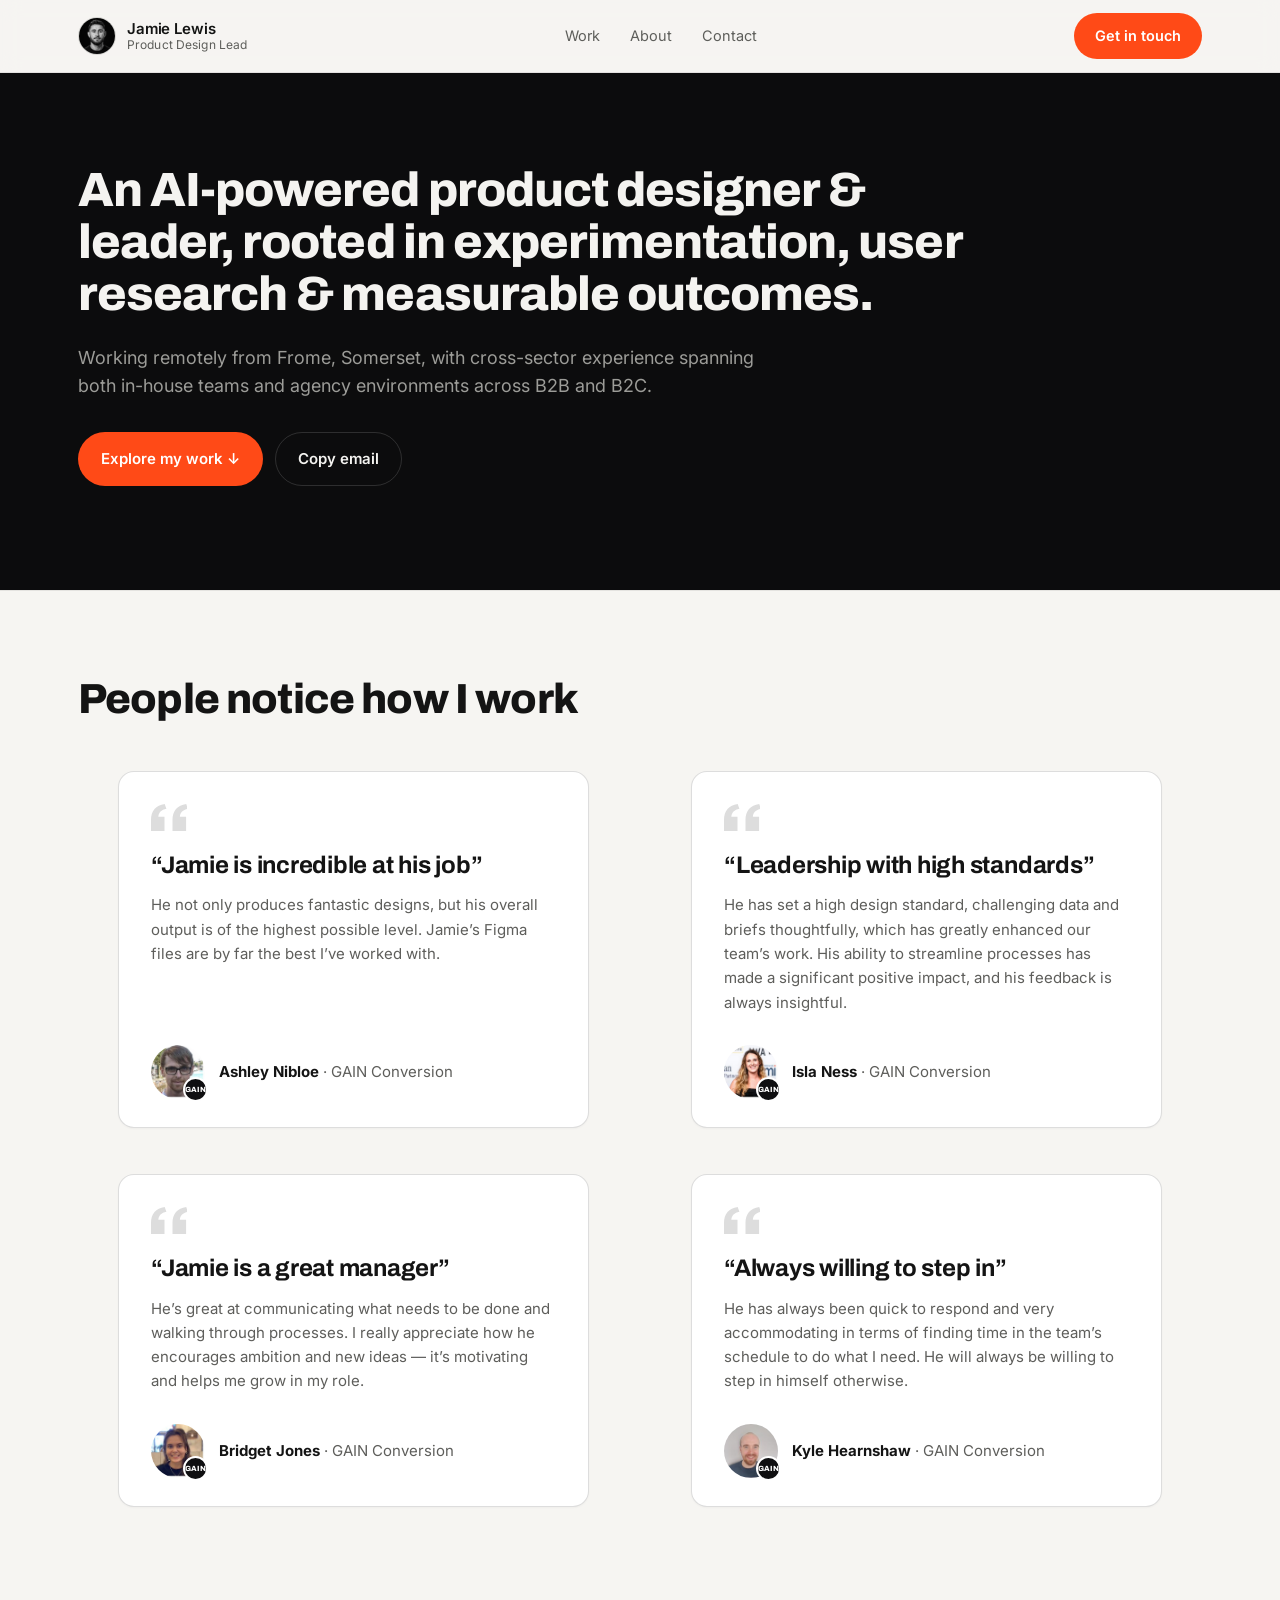
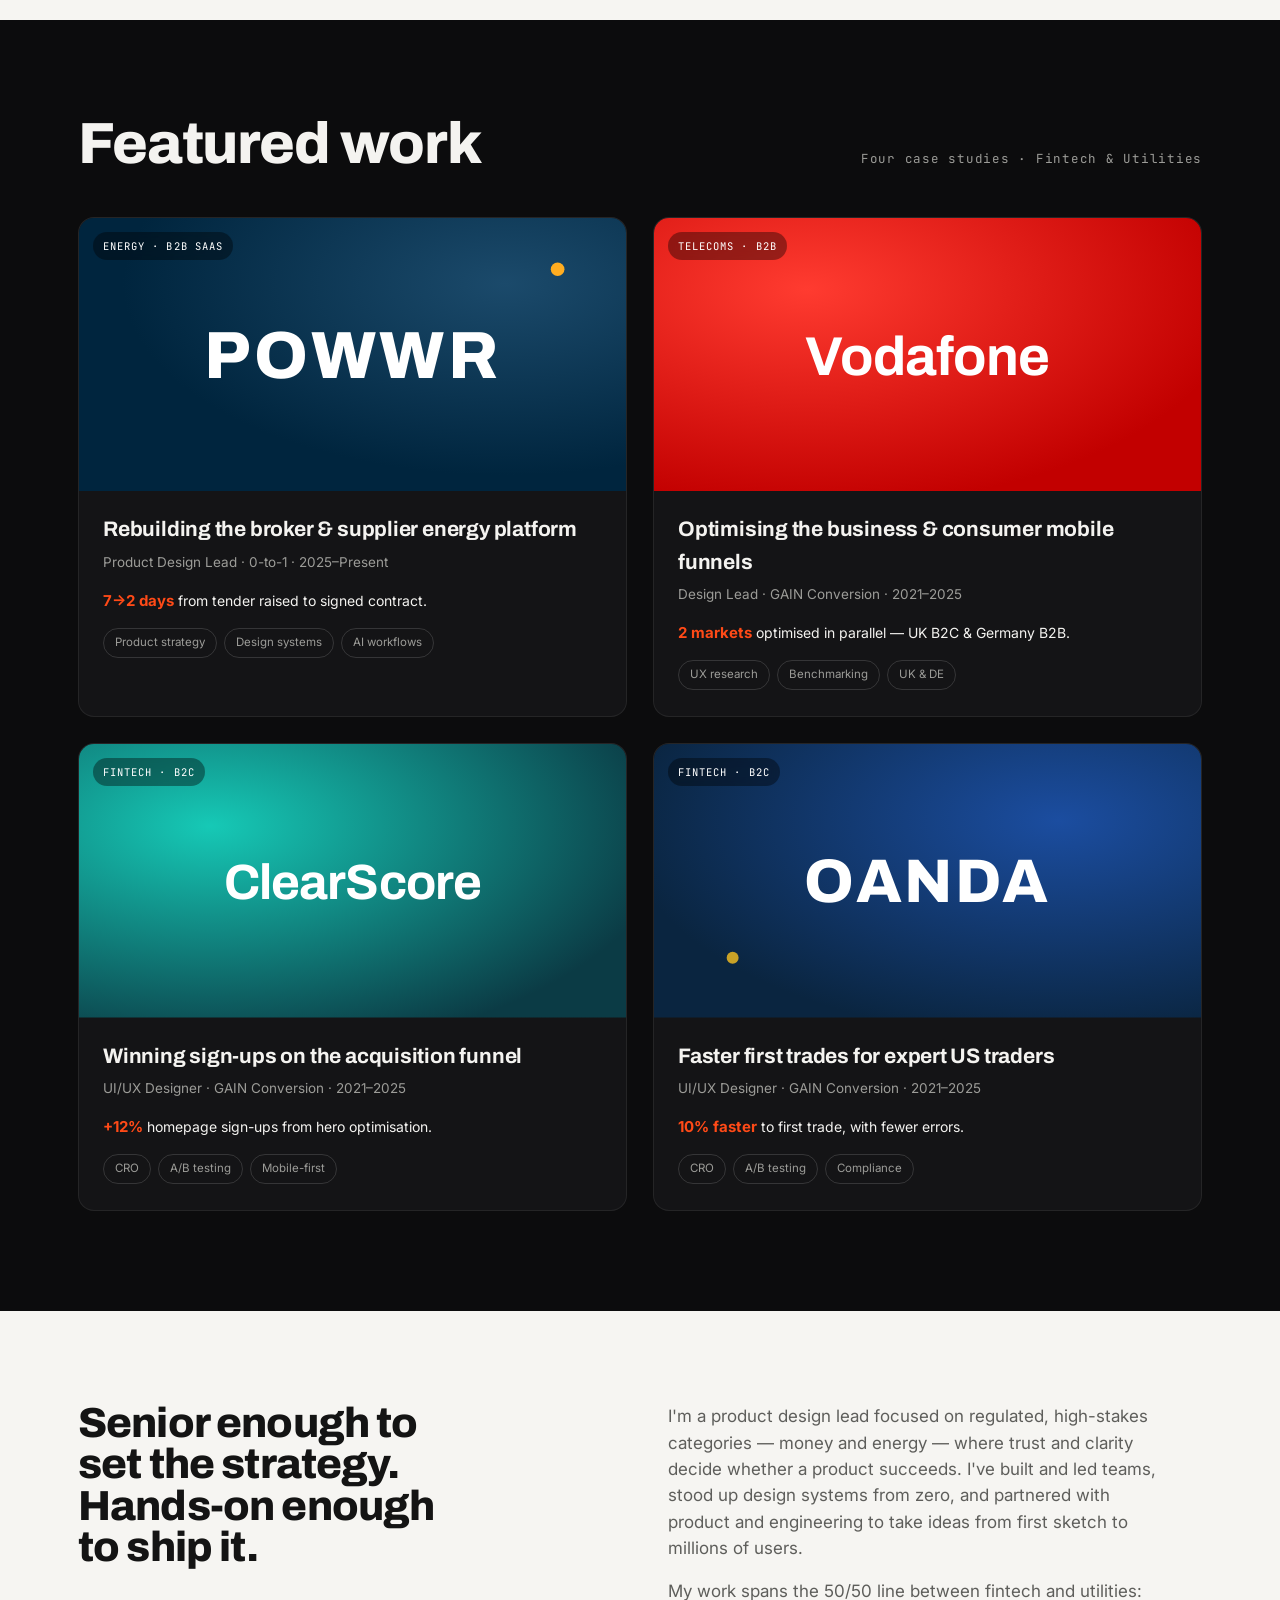
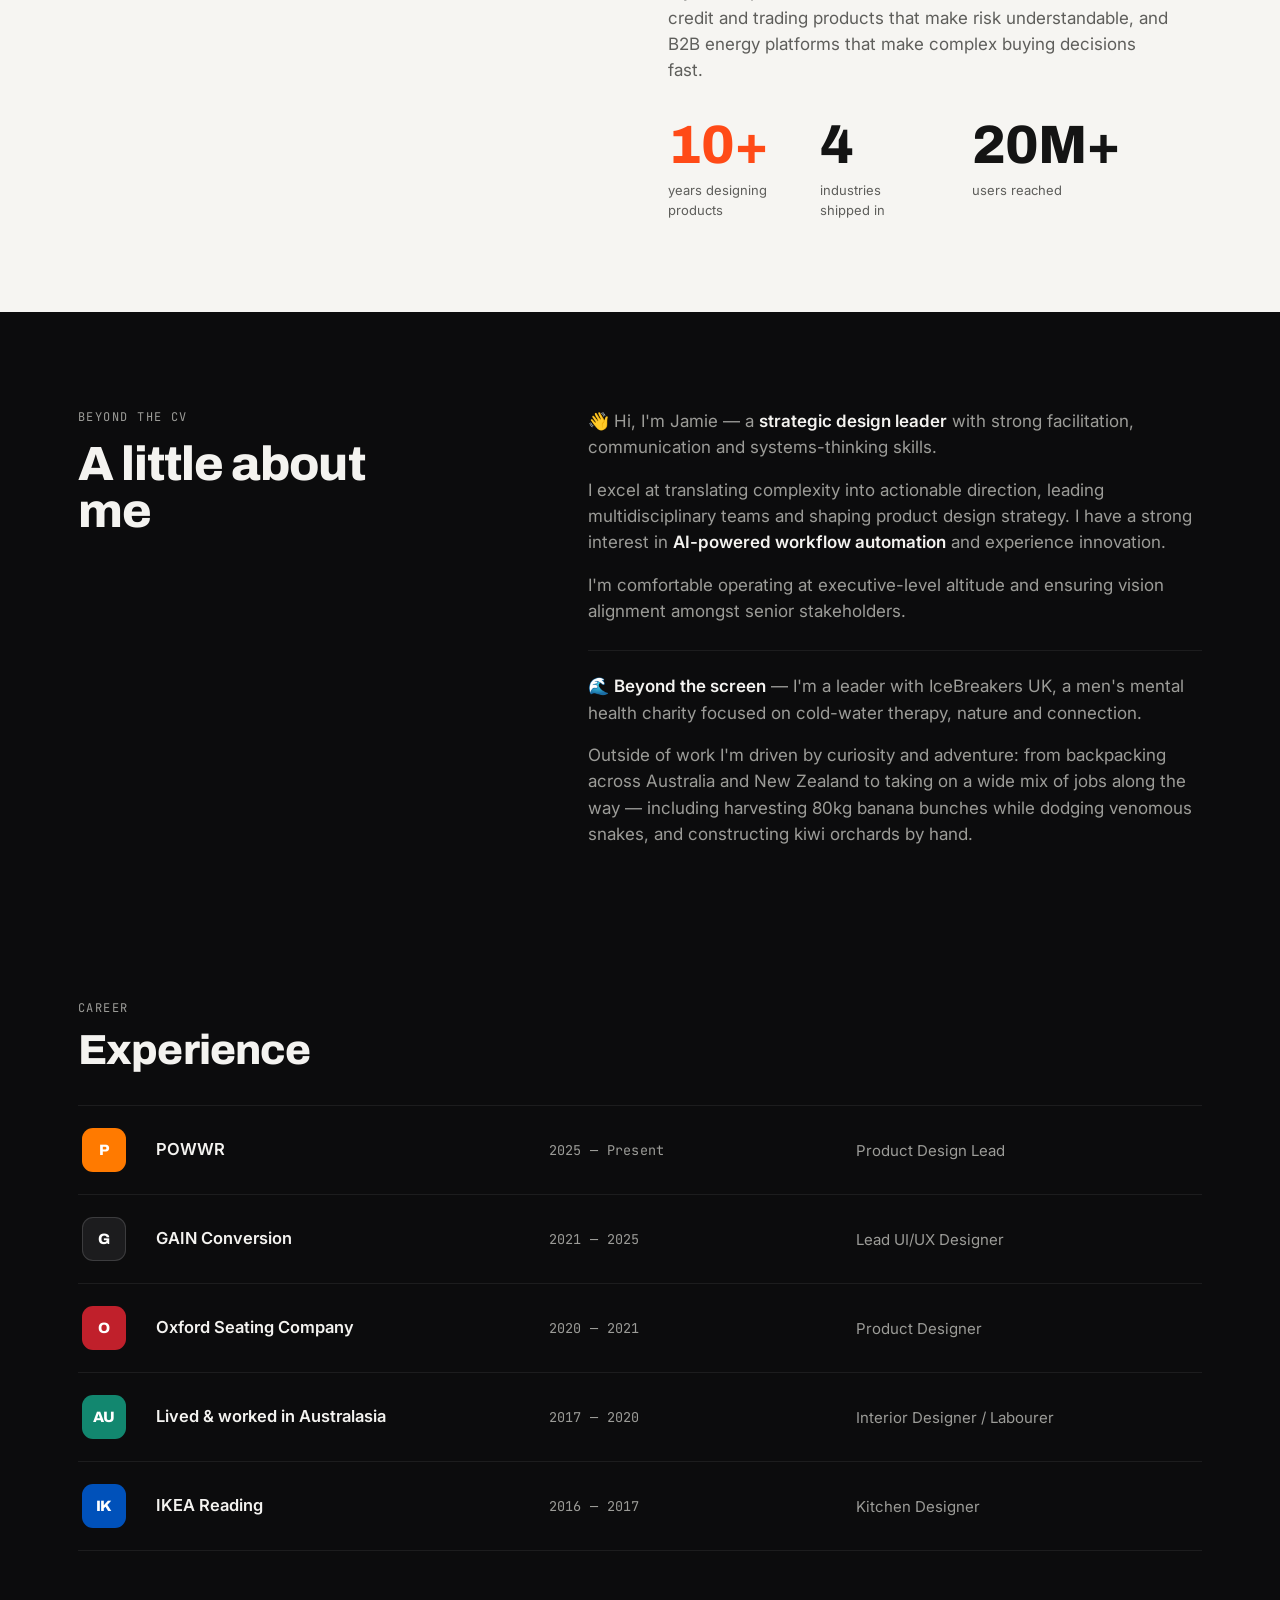
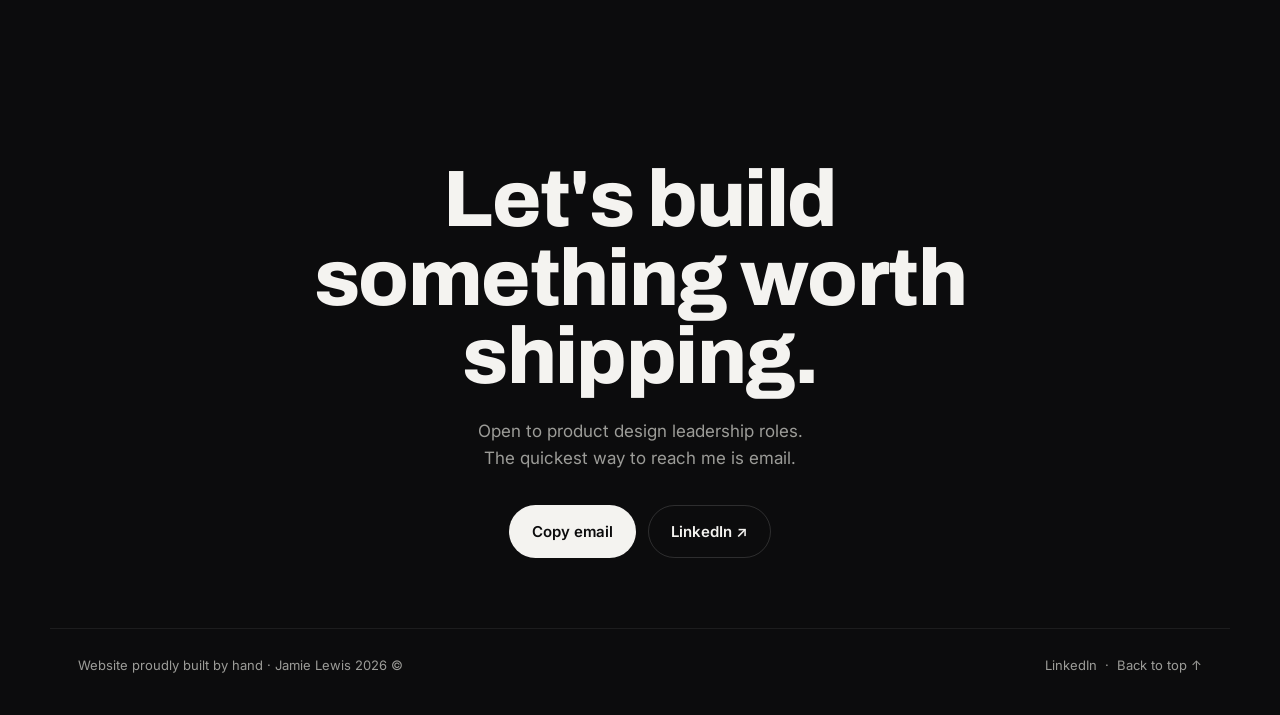
<file: index.html>
<!DOCTYPE html>
<html lang="en">
<head>
<meta charset="UTF-8" />
<meta name="viewport" content="width=device-width, initial-scale=1.0" />
<title>Jamie Lewis — Product Design Lead · Fintech & Utilities</title>
<meta name="description" content="Jamie Lewis is a Product Design Lead with 10+ years across fintech and utilities. Regulated, high-stakes products, 0-to-1 and 0-to-scale, B2B and B2C. Case studies: POWWR, Vodafone, ClearScore, OANDA." />
<meta name="robots" content="index, follow" />
<link rel="icon" href="favicon.ico" sizes="any" />
<link rel="icon" type="image/png" sizes="32x32" href="favicon-32.png" />
<link rel="apple-touch-icon" href="apple-touch-icon.png" />
<meta property="og:title" content="Jamie Lewis — Product Design Lead" />
<meta property="og:description" content="Product design across fintech & utilities. 10+ years, 0-to-1 to scale, B2B and B2C." />
<meta property="og:type" content="website" />
<meta property="og:url" content="https://jamielewis.design" />
<meta property="og:image" content="https://jamielewis.design/jamie.jpg" />
<script type="application/ld+json">
{
  "@context": "https://schema.org",
  "@type": "Person",
  "name": "Jamie Lewis",
  "jobTitle": "Product Design Lead",
  "url": "https://jamielewis.design",
  "image": "https://jamielewis.design/jamie.jpg",
  "email": "mailto:jamie@jamielewis.design",
  "knowsAbout": ["Product Design","Fintech","Energy","Design Systems","0-to-1","B2B","B2C","Design Leadership"],
  "worksFor": { "@type": "Organization", "name": "POWWR" },
  "description": "Product Design Lead with 10+ years across fintech and energy, delivering regulated, high-stakes products from 0-to-1 to scale."
}
</script>
<link rel="preconnect" href="https://fonts.googleapis.com">
<link rel="preconnect" href="https://fonts.gstatic.com" crossorigin>
<link href="https://fonts.googleapis.com/css2?family=Archivo:wght@500;600;700;800;900&family=Inter:wght@400;500;600&family=JetBrains+Mono:wght@500&display=swap" rel="stylesheet">
<style>
  :root{
    --paper:#F6F5F2;
    --paper-2:#EFEEEA;
    --ink:#141414;
    --ink-2:#5E5E5B;
    --hair:rgba(20,20,20,.14);
    --hair-soft:rgba(20,20,20,.08);
    --orange:#FF4A17;
    --orange-ink:#B22E06;
    --night:#0C0C0D;
    --night-2:#141416;
    --snow:#F4F3F0;
    --snow-2:#9C9C98;
    --hair-d:rgba(255,255,255,.14);
    --hair-d-soft:rgba(255,255,255,.07);
    --maxw:1180px;
    --r:16px;
    --ease:cubic-bezier(.22,.61,.36,1);
  }
  *{box-sizing:border-box;}
  html{scroll-behavior:smooth;}
  body{
    margin:0;
    background:var(--paper);
    color:var(--ink);
    font-family:'Inter',system-ui,-apple-system,sans-serif;
    font-size:17px;
    line-height:1.55;
    -webkit-font-smoothing:antialiased;
    text-rendering:optimizeLegibility;
  }
  a{color:inherit;text-decoration:none;}
  img,svg{display:block;max-width:100%;}
  ::selection{background:var(--orange);color:#fff;}
  .wrap{max-width:var(--maxw);margin:0 auto;padding:0 28px;}
  .eyebrow{
    font-family:'JetBrains Mono',monospace;
    font-size:12px;letter-spacing:.14em;text-transform:uppercase;
    color:var(--ink-2);
  }
  .display{
    font-family:'Archivo',sans-serif;
    font-weight:800;
    letter-spacing:-.02em;
    line-height:.98;
    margin:0;
  }
  /* ---------- focus / a11y ---------- */
  a:focus-visible,button:focus-visible{
    outline:2.5px solid var(--orange);
    outline-offset:3px;border-radius:6px;
  }
  .skip{position:absolute;left:-999px;top:0;background:var(--ink);color:#fff;padding:10px 16px;z-index:200;}
  .skip:focus{left:12px;top:12px;}
  /* ---------- nav ---------- */
  .nav{
    position:sticky;top:0;z-index:100;
    background:rgba(246,245,242,.82);
    backdrop-filter:saturate(1.4) blur(10px);
    border-bottom:1px solid var(--hair-soft);
  }
  .nav .row{display:flex;align-items:center;justify-content:space-between;height:72px;}
  .brand{display:flex;align-items:center;gap:11px;}
  .brand .avatar{
    width:38px;height:38px;border-radius:50%;object-fit:cover;
    border:1px solid var(--hair);flex:none;
  }
  .brand-text{display:flex;flex-direction:column;line-height:1.12;}
  .brand-name{font-weight:600;font-size:15px;letter-spacing:-.01em;color:var(--ink);}
  .brand-role{font-weight:400;font-size:12px;color:var(--ink-2);letter-spacing:.01em;}
  .navlinks{display:flex;gap:30px;font-size:14.5px;color:var(--ink-2);}
  .navlinks a:hover{color:var(--ink);}

  /* ---------- buttons: structure only (fill/hover logic lives in one place below) ---------- */
  .btn{
    font-family:'Inter';font-size:14.5px;font-weight:600;
    border:1px solid transparent;cursor:pointer;border-radius:999px;
    padding:11px 20px;
    display:inline-flex;align-items:center;gap:8px;
    position:relative;isolation:isolate;overflow:hidden;
    transition:color .28s var(--ease),border-color .28s var(--ease),transform .18s var(--ease);
  }
  .btn:active{transform:translateY(1px);}
  .btn-orange{background-color:var(--orange);color:#fff;}
  .btn-ghost{background:transparent;color:var(--ink);border-color:var(--hair);}
  .btn-dark{background:var(--ink);color:var(--paper);border-color:transparent;}
  .btn-dark:hover{background:#000;}
  @media(max-width:720px){.navlinks{display:none;}}
  /* ---------- hero (dark) ---------- */
  .hero{background:var(--night);color:var(--snow);padding:92px 0 104px;}
  .hero h1{
    font-size:clamp(31px,4.7vw,48px);line-height:1.08;letter-spacing:-.02em;
    max-width:900px;margin:0;color:var(--snow);
  }
  .hero .lede{
    font-size:clamp(16px,1.5vw,18px);color:var(--snow-2);
    max-width:64ch;margin:24px 0 0;line-height:1.55;
  }
  .hero .lede b{color:var(--snow);font-weight:600;}
  .cta-row{display:flex;gap:12px;margin-top:32px;flex-wrap:wrap;}
  .cta-row .btn{padding:14px 22px;font-size:15px;}
  .hero .btn-ghost{color:var(--snow);border-color:var(--hair-d);}
  @media(max-width:600px){.hero{padding:64px 0 76px;}}
  /* keyword chips */
  .chips{display:flex;flex-wrap:wrap;gap:9px;margin-top:34px;
    border-top:1px solid var(--hair);padding-top:26px;}
  .chip{
    font-size:13px;font-weight:500;color:var(--ink);
    border:1px solid var(--hair);border-radius:999px;padding:7px 14px;
    background:#fff;
  }
  .chip.accent{border-color:var(--orange);color:var(--orange-ink);}
  /* ---------- testimonials (light) — "People notice how I work" ---------- */
  .tstm{padding:88px 0 96px;border-top:1px solid var(--hair-soft);}
  .tstm-lab{
    font-family:'Archivo',sans-serif;font-weight:800;
    font-size:42px;line-height:41px;letter-spacing:-.02em;
    color:var(--ink);margin:0 0 34px;
  }
  @media(max-width:600px){.tstm-lab{font-size:34px;line-height:34px;}}
  .tstm-grid{display:grid;grid-template-columns:1fr 1fr;column-gap:22px;row-gap:12px;}
  @media(max-width:760px){.tstm-grid{grid-template-columns:1fr;row-gap:12px;}}
  .tcard{
    background:#fff;border:1px solid var(--hair);border-radius:var(--r);
    padding:32px 32px 28px;display:flex;flex-direction:column;
    box-shadow:0 1px 2px rgba(20,20,20,.03);
  }
  .tcard .qmark{width:36px;height:auto;color:var(--hair);margin-bottom:20px;flex:none;}
  .tcard .headline{
    font-family:'Archivo',sans-serif;font-weight:700;
    font-size:clamp(20px,2.1vw,24px);line-height:1.2;letter-spacing:-.01em;
    color:var(--ink);margin:0;
  }
  .tcard .body{color:var(--ink-2);font-size:15px;line-height:1.62;margin:14px 0 0;}
  .tcard .who{
    display:flex;align-items:center;gap:14px;margin-top:auto;
    padding-top:30px;
  }
  .pfp{position:relative;width:54px;height:54px;flex:none;}
  .pfp>img{width:54px;height:54px;border-radius:50%;object-fit:cover;display:block;}
  .pfp .gain{
    position:absolute;right:-3px;bottom:-3px;
    width:25px;height:25px;border-radius:50%;
    background:#0F0F11;border:2px solid #fff;
    display:flex;align-items:center;justify-content:center;
  }
  .pfp .gain b{
    font-family:'Archivo',sans-serif;font-weight:800;
    font-size:7.5px;letter-spacing:.02em;color:#fff;line-height:1;
  }
  .tcard .who .attr{font-size:15px;line-height:1.35;color:var(--ink-2);}
  .tcard .who .nm{font-weight:700;color:var(--ink);}
  /* Framer-style pop-in: row 1 on arrival, row 2 on further scroll */
  .tcard{opacity:0;transform:translateY(26px) scale(.985);
    transition:opacity .6s var(--ease),transform .6s var(--ease),box-shadow .3s var(--ease),border-color .3s var(--ease);}
  .tcard.in{opacity:1;transform:none;}
  .tcard:nth-child(2),.tcard:nth-child(4){transition-delay:.1s;}
  .tcard.in:hover{
    transform:translateY(-6px);
    box-shadow:0 16px 34px rgba(20,20,20,.12);
    border-color:var(--hair);
  }
  @media(prefers-reduced-motion:reduce){
    .tcard{opacity:1;transform:none;transition:box-shadow .3s var(--ease);}
    .tcard.in:hover{transform:none;}
  }
  /* ---------- recent work (dark) ---------- */
  .work{background:var(--night);color:var(--snow);padding:96px 0 100px;}
  .work-head{display:flex;justify-content:space-between;align-items:baseline;gap:20px;margin-bottom:44px;flex-wrap:wrap;}
  .work-head h2{font-size:clamp(34px,5vw,58px);color:var(--snow);}
  .work-head .meta{font-family:'JetBrains Mono',monospace;font-size:12.5px;letter-spacing:.06em;color:var(--snow-2);}
  .cards{display:grid;grid-template-columns:1fr 1fr;gap:26px;}
  @media(max-width:760px){.cards{grid-template-columns:1fr;}}
  .card{
    display:block;border-radius:var(--r);overflow:hidden;
    background:var(--night-2);border:1px solid var(--hair-d-soft);
    transition:transform .3s var(--ease),border-color .3s;
  }
  .card:hover{transform:translateY(-5px);border-color:var(--hair-d);}
  .banner{position:relative;aspect-ratio:16/8;overflow:hidden;}
  .banner svg{position:absolute;inset:0;width:100%;height:100%;}
  .banner .tag{
    position:absolute;top:14px;left:14px;z-index:2;
    font-family:'JetBrains Mono',monospace;font-size:10.5px;letter-spacing:.1em;text-transform:uppercase;
    background:rgba(0,0,0,.38);color:#fff;padding:6px 10px;border-radius:999px;
    backdrop-filter:blur(4px);
  }
  .card-body{padding:22px 24px 26px;}
  .card-body h3{font-family:'Archivo';font-weight:700;font-size:21px;margin:0;letter-spacing:-.01em;color:var(--snow);}
  .card-role{font-size:13.5px;color:var(--snow-2);margin-top:6px;}
  .card-impact{
    margin-top:16px;font-size:14px;color:var(--snow);
  }
  .card-impact b{color:var(--orange);font-weight:700;font-size:15px;}
  .card-tags{display:flex;flex-wrap:wrap;gap:7px;margin-top:16px;}
  .card-tags span{font-size:11.5px;color:var(--snow-2);border:1px solid var(--hair-d);border-radius:999px;padding:5px 11px;}
  /* ---------- impact / about (light) ---------- */
  .about{padding:92px 0;}
  .about-grid{display:grid;grid-template-columns:1fr 1fr;gap:56px;}
  .about h2{font-size:clamp(28px,3.8vw,42px);max-width:15ch;}
  .about p{color:var(--ink-2);max-width:46ch;margin-top:0;}
  .about p+p{margin-top:16px;}
  .stats{display:flex;gap:40px;margin-top:34px;flex-wrap:wrap;}
  .stat .n{font-family:'Archivo';font-weight:800;font-size:clamp(38px,5vw,54px);letter-spacing:-.02em;line-height:1;}
  .stat .n.accent{color:var(--orange);}
  .stat .l{font-size:13px;color:var(--ink-2);margin-top:8px;max-width:14ch;}
  @media(max-width:860px){.about-grid{grid-template-columns:1fr;gap:30px;}}
  /* ---------- about me + experience (dark) ---------- */
  .dark{background:var(--night);color:var(--snow);}
  .aboutme{padding:96px 0 76px;}
  .aboutme .inner{display:grid;grid-template-columns:.85fr 1.15fr;gap:56px;align-items:start;}
  .aboutme .lab{font-family:'JetBrains Mono',monospace;font-size:12px;letter-spacing:.12em;text-transform:uppercase;color:var(--snow-2);}
  .aboutme h2{font-size:clamp(30px,4.2vw,48px);color:var(--snow);margin:14px 0 0;max-width:12ch;}
  .aboutme p{color:var(--snow-2);max-width:62ch;margin:0;}
  .aboutme p+p{margin-top:16px;}
  .aboutme p b{color:var(--snow);font-weight:600;}
  .aboutme .beyond{margin-top:26px;padding-top:22px;border-top:1px solid var(--hair-d-soft);}
  @media(max-width:860px){.aboutme .inner{grid-template-columns:1fr;gap:26px;}}
  .exp{padding:64px 0 100px;}
  .exp .lab{font-family:'JetBrains Mono',monospace;font-size:12px;letter-spacing:.12em;text-transform:uppercase;color:var(--snow-2);}
  .exp h2{font-size:clamp(28px,3.6vw,42px);color:var(--snow);margin:12px 0 34px;}
  .exp-list{border-top:1px solid var(--hair-d-soft);}
  .exp-row{display:grid;grid-template-columns:52px 1.3fr 1fr 1.2fr;gap:22px;align-items:center;
    padding:22px 4px;border-bottom:1px solid var(--hair-d-soft);}
  .exp-badge{width:44px;height:44px;border-radius:11px;display:flex;align-items:center;justify-content:center;
    font-family:'Archivo';font-weight:800;font-size:15px;letter-spacing:-.01em;color:#fff;}
  .exp-co{font-weight:600;font-size:16.5px;color:var(--snow);}
  .exp-when{font-family:'JetBrains Mono',monospace;font-size:13.5px;color:var(--snow-2);letter-spacing:.02em;}
  .exp-role{font-size:15px;color:var(--snow-2);}
  @media(max-width:720px){
    .exp-row{grid-template-columns:44px 1fr;grid-auto-rows:auto;row-gap:4px;padding:20px 4px;}
    .exp-badge{grid-row:span 3;}
    .exp-when{order:3;}.exp-role{order:2;}
  }
  /* ---------- cta footer (dark) ---------- */
  .foot{background:var(--night);color:var(--snow);padding:110px 0 40px;text-align:center;}
  .foot h2{font-size:clamp(40px,6.5vw,80px);color:var(--snow);max-width:16ch;margin:0 auto;}
  .foot p{color:var(--snow-2);margin:22px auto 34px;max-width:40ch;font-size:17px;}
  .foot .cta-row{justify-content:center;}
  .foot .btn-ghost{color:var(--snow);border-color:var(--hair-d);}
  .foot .btn-snow{background-color:var(--snow);color:var(--night);}
  .footbar{
    max-width:var(--maxw);margin:70px auto 0;padding:26px 28px 0;
    border-top:1px solid var(--hair-d-soft);
    display:flex;justify-content:space-between;gap:16px;flex-wrap:wrap;
    font-size:13px;color:var(--snow-2);
  }
  .footbar a:hover{color:var(--snow);}
  /* copy-email toast */
  .toast{
    position:fixed;bottom:24px;left:50%;transform:translate(-50%,20px);
    background:var(--ink);color:#fff;padding:12px 20px;border-radius:999px;
    font-size:14px;opacity:0;pointer-events:none;transition:.3s var(--ease);z-index:300;
  }
  .toast.show{opacity:1;transform:translate(-50%,0);}
  /* reveal */
  .reveal{opacity:0;transform:translateY(18px);transition:opacity .7s var(--ease),transform .7s var(--ease);}
  .reveal.in{opacity:1;transform:none;}
  @media(prefers-reduced-motion:reduce){
    *{animation:none!important;transition:none!important;}
    .reveal{opacity:1;transform:none;}
    html{scroll-behavior:auto;}
  }

  /* ============================================================
     BUTTON HOVER BEHAVIOUR — single source of truth
     Primary: pseudo-element wipes left→right, black fill, orange
     text/border on hover. Fill is clipped by overflow:hidden on
     .btn and stacked with z-index:-1 inside .btn's own isolated
     stacking context, so there's no stray fill visible at rest
     and no lag between the hover state and the visual state.
     Secondary: no fill at all — just a white stroke on hover.
     ============================================================ */
  .btn-orange::before,
  .foot .btn-snow::before{
    content:"";
    position:absolute;
    inset:0;
    z-index:-1;
    background:#000;
    transform:scaleX(0);
    transform-origin:left;
    transition:transform .4s var(--ease);
  }
  .btn-orange:hover,
  .btn-orange:focus-visible{
    color:var(--orange);
    border-color:var(--orange);
  }
  .btn-orange:hover::before,
  .btn-orange:focus-visible::before{
    transform:scaleX(1);
  }
  .foot .btn-snow:hover,
  .foot .btn-snow:focus-visible{
    color:var(--orange);
    border-color:var(--orange);
  }
  .foot .btn-snow:hover::before,
  .foot .btn-snow:focus-visible::before{
    transform:scaleX(1);
  }

  .btn-ghost:hover,.btn-ghost:focus-visible,
  .hero .btn-ghost:hover,.hero .btn-ghost:focus-visible,
  .foot .btn-ghost:hover,.foot .btn-ghost:focus-visible{
    border-color:#fff;
  }

  @media(prefers-reduced-motion:reduce){
    .btn-orange::before,.foot .btn-snow::before{transition:none;}
  }
</style>
</head>
<body id="top">
<a href="#work" class="skip">Skip to work</a>
<!-- ============ NAV ============ -->
<header class="nav">
  <div class="wrap row">
    <a href="/" class="brand" aria-label="Jamie Lewis — Product Design Lead">
      <img class="avatar" src="jamie.jpg" alt="Jamie Lewis" width="38" height="38" />
      <span class="brand-text">
        <span class="brand-name">Jamie Lewis</span>
        <span class="brand-role">Product Design Lead</span>
      </span>
    </a>
    <nav class="navlinks">
      <a href="#work">Work</a>
      <a href="#about">About</a>
      <a href="#contact">Contact</a>
    </nav>
    <a href="#contact" class="btn btn-orange">Get in touch</a>
  </div>
</header>
<main>
<!-- ============ HERO (dark) ============ -->
<section class="hero">
  <div class="wrap">
    <h1 class="display">An AI-powered product designer &amp; leader, rooted in experimentation, user research &amp; measurable outcomes.</h1>
    <p class="lede">Working remotely from Frome, Somerset, with cross-sector experience spanning both in-house teams and agency environments across B2B and B2C.</p>
    <div class="cta-row">
      <a href="#work" class="btn btn-orange">Explore my work ↓</a>
      <button class="btn btn-ghost" data-copy="Post.jwl@gmail.com">Copy email</button>
    </div>
  </div>
</section>
<!-- ============ TESTIMONIALS (light) — "People notice how I work" ============ -->
<section class="tstm" aria-label="Testimonials">
  <div class="wrap">
    <p class="tstm-lab">People notice how I work</p>
    <div class="tstm-grid">
      <!-- Ashley -->
      <figure class="tcard">
        <svg class="qmark" viewBox="0 0 40 30" fill="currentColor" aria-hidden="true">
          <path d="M0 30V17.5C0 7.9 5.4 1.4 15.2 0l1.9 5.2C11.5 6.4 8.4 9.4 8.2 14.2H15V30H0zm23.9 0V17.5C23.9 7.9 29.3 1.4 39.1 0L41 5.2c-5.6 1.2-8.7 4.2-8.9 9H39V30H23.9z"/>
        </svg>
        <blockquote class="headline">“Jamie is incredible at his job”</blockquote>
        <p class="body">He not only produces fantastic designs, but his overall output is of the highest possible level. Jamie’s Figma files are by far the best I’ve worked with.</p>
        <figcaption class="who">
          <span class="pfp">
            <img src="ashley.png" alt="Ashley Nibloe" width="54" height="54" loading="lazy" />
            <span class="gain" aria-hidden="true"><b>GAIN</b></span>
          </span>
          <span class="attr"><span class="nm">Ashley Nibloe</span> · GAIN Conversion</span>
        </figcaption>
      </figure>
      <!-- Isla -->
      <figure class="tcard">
        <svg class="qmark" viewBox="0 0 40 30" fill="currentColor" aria-hidden="true">
          <path d="M0 30V17.5C0 7.9 5.4 1.4 15.2 0l1.9 5.2C11.5 6.4 8.4 9.4 8.2 14.2H15V30H0zm23.9 0V17.5C23.9 7.9 29.3 1.4 39.1 0L41 5.2c-5.6 1.2-8.7 4.2-8.9 9H39V30H23.9z"/>
        </svg>
        <blockquote class="headline">“Leadership with high standards”</blockquote>
        <p class="body">He has set a high design standard, challenging data and briefs thoughtfully, which has greatly enhanced our team’s work. His ability to streamline processes has made a significant positive impact, and his feedback is always insightful.</p>
        <figcaption class="who">
          <span class="pfp">
            <img src="isla.png" alt="Isla Ness" width="54" height="54" loading="lazy" />
            <span class="gain" aria-hidden="true"><b>GAIN</b></span>
          </span>
          <span class="attr"><span class="nm">Isla Ness</span> · GAIN Conversion</span>
        </figcaption>
      </figure>
      <!-- Bridget -->
      <figure class="tcard">
        <svg class="qmark" viewBox="0 0 40 30" fill="currentColor" aria-hidden="true">
          <path d="M0 30V17.5C0 7.9 5.4 1.4 15.2 0l1.9 5.2C11.5 6.4 8.4 9.4 8.2 14.2H15V30H0zm23.9 0V17.5C23.9 7.9 29.3 1.4 39.1 0L41 5.2c-5.6 1.2-8.7 4.2-8.9 9H39V30H23.9z"/>
        </svg>
        <blockquote class="headline">“Jamie is a great manager”</blockquote>
        <p class="body">He’s great at communicating what needs to be done and walking through processes. I really appreciate how he encourages ambition and new ideas — it’s motivating and helps me grow in my role.</p>
        <figcaption class="who">
          <span class="pfp">
            <img src="bridget.png" alt="Bridget Jones" width="54" height="54" loading="lazy" />
            <span class="gain" aria-hidden="true"><b>GAIN</b></span>
          </span>
          <span class="attr"><span class="nm">Bridget Jones</span> · GAIN Conversion</span>
        </figcaption>
      </figure>
      <!-- Kyle -->
      <figure class="tcard">
        <svg class="qmark" viewBox="0 0 40 30" fill="currentColor" aria-hidden="true">
          <path d="M0 30V17.5C0 7.9 5.4 1.4 15.2 0l1.9 5.2C11.5 6.4 8.4 9.4 8.2 14.2H15V30H0zm23.9 0V17.5C23.9 7.9 29.3 1.4 39.1 0L41 5.2c-5.6 1.2-8.7 4.2-8.9 9H39V30H23.9z"/>
        </svg>
        <blockquote class="headline">“Always willing to step in”</blockquote>
        <p class="body">He has always been quick to respond and very accommodating in terms of finding time in the team’s schedule to do what I need. He will always be willing to step in himself otherwise.</p>
        <figcaption class="who">
          <span class="pfp">
            <img src="kyle.png" alt="Kyle Hearnshaw" width="54" height="54" loading="lazy" />
            <span class="gain" aria-hidden="true"><b>GAIN</b></span>
          </span>
          <span class="attr"><span class="nm">Kyle Hearnshaw</span> · GAIN Conversion</span>
        </figcaption>
      </figure>
    </div>
  </div>
</section>
<!-- ============ RECENT WORK (dark) ============ -->
<section class="work" id="work">
  <div class="wrap">
    <div class="work-head reveal">
      <h2 class="display">Featured work</h2>
      <span class="meta">Four case studies · Fintech &amp; Utilities</span>
    </div>
    <div class="cards">
      <!-- POWWR -->
      <a class="card reveal" href="powwr.html">
        <div class="banner">
          <span class="tag">Energy · B2B SaaS</span>
          <svg viewBox="0 0 640 320" preserveAspectRatio="xMidYMid slice" xmlns="http://www.w3.org/2000/svg">
            <defs><radialGradient id="p1" cx="78%" cy="24%" r="70%">
              <stop offset="0" stop-color="#1b4a6b"/><stop offset="100%" stop-color="#00253E"/>
            </radialGradient></defs>
            <rect width="640" height="320" fill="url(#p1)"/>
            <circle cx="560" cy="60" r="8" fill="#FFAD21"/>
            <text x="50%" y="52%" text-anchor="middle" dominant-baseline="middle"
              font-family="Archivo,sans-serif" font-weight="800" font-size="78"
              letter-spacing="4" fill="#ffffff">POWWR</text>
          </svg>
        </div>
        <div class="card-body">
          <h3>Rebuilding the broker &amp; supplier energy platform</h3>
          <p class="card-role">Product Design Lead · 0-to-1 · 2025–Present</p>
          <p class="card-impact"><b>7&rarr;2 days</b> from tender raised to signed contract.</p>
          <div class="card-tags"><span>Product strategy</span><span>Design systems</span><span>AI workflows</span></div>
        </div>
      </a>
      <!-- Vodafone -->
      <a class="card reveal" href="vodafone.html">
        <div class="banner">
          <span class="tag">Telecoms · B2B</span>
          <svg viewBox="0 0 640 320" preserveAspectRatio="xMidYMid slice" xmlns="http://www.w3.org/2000/svg">
            <defs><radialGradient id="v1" cx="28%" cy="26%" r="80%">
              <stop offset="0" stop-color="#ff3b30"/><stop offset="100%" stop-color="#C20000"/>
            </radialGradient></defs>
            <rect width="640" height="320" fill="url(#v1)"/>
            <text x="50%" y="52%" text-anchor="middle" dominant-baseline="middle"
              font-family="Archivo,sans-serif" font-weight="700" font-size="64"
              letter-spacing="-1" fill="#ffffff">Vodafone</text>
          </svg>
        </div>
        <div class="card-body">
          <h3>Optimising the business &amp; consumer mobile funnels</h3>
          <p class="card-role">Design Lead · GAIN Conversion · 2021–2025</p>
          <p class="card-impact"><b>2 markets</b> optimised in parallel — UK B2C &amp; Germany B2B.</p>
          <div class="card-tags"><span>UX research</span><span>Benchmarking</span><span>UK &amp; DE</span></div>
        </div>
      </a>
      <!-- ClearScore -->
      <a class="card reveal" href="clearscore.html">
        <div class="banner">
          <span class="tag">Fintech · B2C</span>
          <svg viewBox="0 0 640 320" preserveAspectRatio="xMidYMid slice" xmlns="http://www.w3.org/2000/svg">
            <defs><radialGradient id="c1" cx="24%" cy="30%" r="85%">
              <stop offset="0" stop-color="#16C9B6"/><stop offset="100%" stop-color="#0B3B45"/>
            </radialGradient></defs>
            <rect width="640" height="320" fill="url(#c1)"/>
            <text x="50%" y="52%" text-anchor="middle" dominant-baseline="middle"
              font-family="Archivo,sans-serif" font-weight="700" font-size="58"
              letter-spacing="-1" fill="#ffffff">ClearScore</text>
          </svg>
        </div>
        <div class="card-body">
          <h3>Winning sign-ups on the acquisition funnel</h3>
          <p class="card-role">UI/UX Designer · GAIN Conversion · 2021–2025</p>
          <p class="card-impact"><b>+12%</b> homepage sign-ups from hero optimisation.</p>
          <div class="card-tags"><span>CRO</span><span>A/B testing</span><span>Mobile-first</span></div>
        </div>
      </a>
      <!-- OANDA -->
      <a class="card reveal" href="oanda.html">
        <div class="banner">
          <span class="tag">Fintech · B2C</span>
          <svg viewBox="0 0 640 320" preserveAspectRatio="xMidYMid slice" xmlns="http://www.w3.org/2000/svg">
            <defs><radialGradient id="o1" cx="74%" cy="28%" r="80%">
              <stop offset="0" stop-color="#1B4DA0"/><stop offset="100%" stop-color="#0A2540"/>
            </radialGradient></defs>
            <rect width="640" height="320" fill="url(#o1)"/>
            <circle cx="92" cy="250" r="7" fill="#C9A227"/>
            <text x="50%" y="52%" text-anchor="middle" dominant-baseline="middle"
              font-family="Archivo,sans-serif" font-weight="800" font-size="72"
              letter-spacing="3" fill="#ffffff">OANDA</text>
          </svg>
        </div>
        <div class="card-body">
          <h3>Faster first trades for expert US traders</h3>
          <p class="card-role">UI/UX Designer · GAIN Conversion · 2021–2025</p>
          <p class="card-impact"><b>10% faster</b> to first trade, with fewer errors.</p>
          <div class="card-tags"><span>CRO</span><span>A/B testing</span><span>Compliance</span></div>
        </div>
      </a>
    </div>
  </div>
</section>
<!-- ============ ABOUT / IMPACT (light) ============ -->
<section class="about" id="about">
  <div class="wrap about-grid reveal">
    <h2 class="display">Senior enough to set the strategy. Hands-on enough to ship it.</h2>
    <div>
      <p>I'm a product design lead focused on regulated, high-stakes categories — money and energy — where trust and clarity decide whether a product succeeds. I've built and led teams, stood up design systems from zero, and partnered with product and engineering to take ideas from first sketch to millions of users.</p>
      <p>My work spans the 50/50 line between fintech and utilities: credit and trading products that make risk understandable, and B2B energy platforms that make complex buying decisions fast.</p>
      <div class="stats">
        <div class="stat"><div class="n accent">10+</div><div class="l">years designing products</div></div>
        <div class="stat"><div class="n">4</div><div class="l">industries shipped in</div></div>
        <div class="stat"><div class="n">20M+</div><div class="l">users reached</div></div>
      </div>
    </div>
  </div>
</section>
<!-- ============ A LITTLE ABOUT ME (dark) ============ -->
<section class="dark aboutme reveal">
  <div class="wrap inner">
    <div>
      <p class="lab">Beyond the CV</p>
      <h2 class="display">A little about me</h2>
    </div>
    <div>
      <p>👋 Hi, I'm Jamie — a <b>strategic design leader</b> with strong facilitation, communication and systems-thinking skills.</p>
      <p>I excel at translating complexity into actionable direction, leading multidisciplinary teams and shaping product design strategy. I have a strong interest in <b>AI-powered workflow automation</b> and experience innovation.</p>
      <p>I'm comfortable operating at executive-level altitude and ensuring vision alignment amongst senior stakeholders.</p>
      <div class="beyond">
        <p>🌊 <b>Beyond the screen</b> — I'm a leader with IceBreakers UK, a men's mental health charity focused on cold-water therapy, nature and connection.</p>
        <p>Outside of work I'm driven by curiosity and adventure: from backpacking across Australia and New Zealand to taking on a wide mix of jobs along the way — including harvesting 80kg banana bunches while dodging venomous snakes, and constructing kiwi orchards by hand.</p>
      </div>
    </div>
  </div>
</section>
<!-- ============ EXPERIENCE (dark) ============ -->
<section class="dark exp reveal">
  <div class="wrap">
    <p class="lab">Career</p>
    <h2 class="display">Experience</h2>
    <div class="exp-list">
      <div class="exp-row">
        <div class="exp-badge" style="background:#FF7A00;">P</div>
        <div class="exp-co">POWWR</div>
        <div class="exp-when">2025 — Present</div>
        <div class="exp-role">Product Design Lead</div>
      </div>
      <div class="exp-row">
        <div class="exp-badge" style="background:#1C1C1E;border:1px solid var(--hair-d);">G</div>
        <div class="exp-co">GAIN Conversion</div>
        <div class="exp-when">2021 — 2025</div>
        <div class="exp-role">Lead UI/UX Designer</div>
      </div>
      <div class="exp-row">
        <div class="exp-badge" style="background:#C0202B;">O</div>
        <div class="exp-co">Oxford Seating Company</div>
        <div class="exp-when">2020 — 2021</div>
        <div class="exp-role">Product Designer</div>
      </div>
      <div class="exp-row">
        <div class="exp-badge" style="background:#12876F;">AU</div>
        <div class="exp-co">Lived &amp; worked in Australasia</div>
        <div class="exp-when">2017 — 2020</div>
        <div class="exp-role">Interior Designer / Labourer</div>
      </div>
      <div class="exp-row">
        <div class="exp-badge" style="background:#0051BA;">IK</div>
        <div class="exp-co">IKEA Reading</div>
        <div class="exp-when">2016 — 2017</div>
        <div class="exp-role">Kitchen Designer</div>
      </div>
    </div>
  </div>
</section>
<!-- ============ CTA FOOTER (dark) ============ -->
<section class="foot" id="contact">
  <div class="wrap">
    <h2 class="display">Let's build something worth shipping.</h2>
    <p>Open to product design leadership roles.<br>The quickest way to reach me is email.</p>
    <div class="cta-row">
      <button class="btn btn-snow" data-copy="Post.jwl@gmail.com">Copy email</button>
      <a href="https://www.linkedin.com/in/uxjay/" class="btn btn-ghost" target="_blank" rel="noopener">LinkedIn ↗</a>
    </div>
  </div>
  <div class="footbar">
    <span>Website proudly built by hand  ·  Jamie Lewis 2026 ©</span>
    <span><a href="https://www.linkedin.com/in/uxjay/" target="_blank" rel="noopener">LinkedIn</a> &nbsp;·&nbsp; <a href="#top">Back to top ↑</a></span>
  </div>
</section>
</main>
<div class="toast" id="toast">Email copied</div>
<script>
  const toast=document.getElementById('toast');
  document.querySelectorAll('[data-copy]').forEach(btn=>{
    btn.addEventListener('click',async()=>{
      const val=btn.getAttribute('data-copy');
      try{await navigator.clipboard.writeText(val);}
      catch(e){const t=document.createElement('textarea');t.value=val;document.body.appendChild(t);t.select();document.execCommand('copy');t.remove();}
      toast.textContent=val+' copied';
      toast.classList.add('show');
      setTimeout(()=>toast.classList.remove('show'),1800);
    });
  });
  const io=new IntersectionObserver((es)=>{
    es.forEach(e=>{if(e.isIntersecting){e.target.classList.add('in');io.unobserve(e.target);}});
  },{threshold:.12});
  document.querySelectorAll('.reveal').forEach(el=>io.observe(el));

  /* Testimonials: row 1 pops on arrival, row 2 pops on further scroll.
     Higher threshold so the bottom row fires distinctly as it enters. */
  const tio=new IntersectionObserver((es)=>{
    es.forEach(e=>{if(e.isIntersecting){e.target.classList.add('in');tio.unobserve(e.target);}});
  },{threshold:0,rootMargin:'0px 0px -24% 0px'});
  document.querySelectorAll('.tcard').forEach(el=>tio.observe(el));
</script>
</body>
</html>
</file>
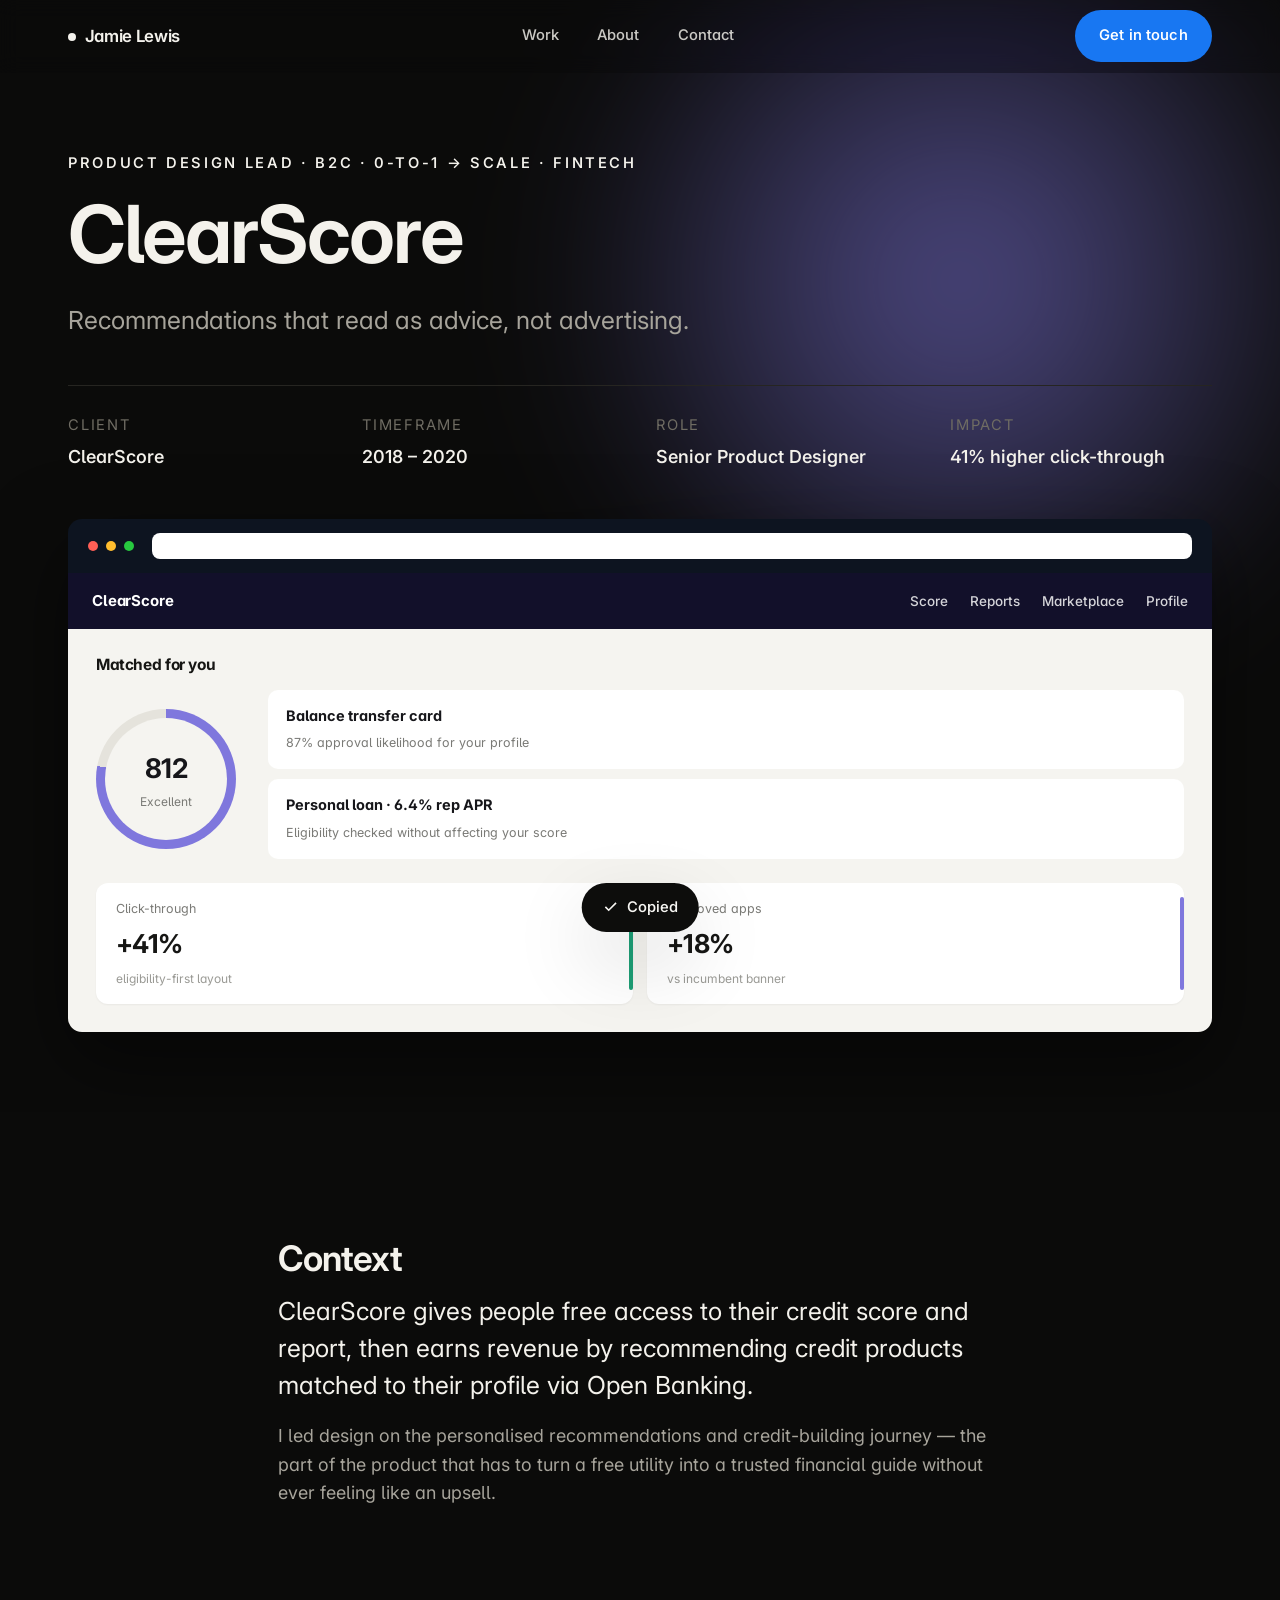
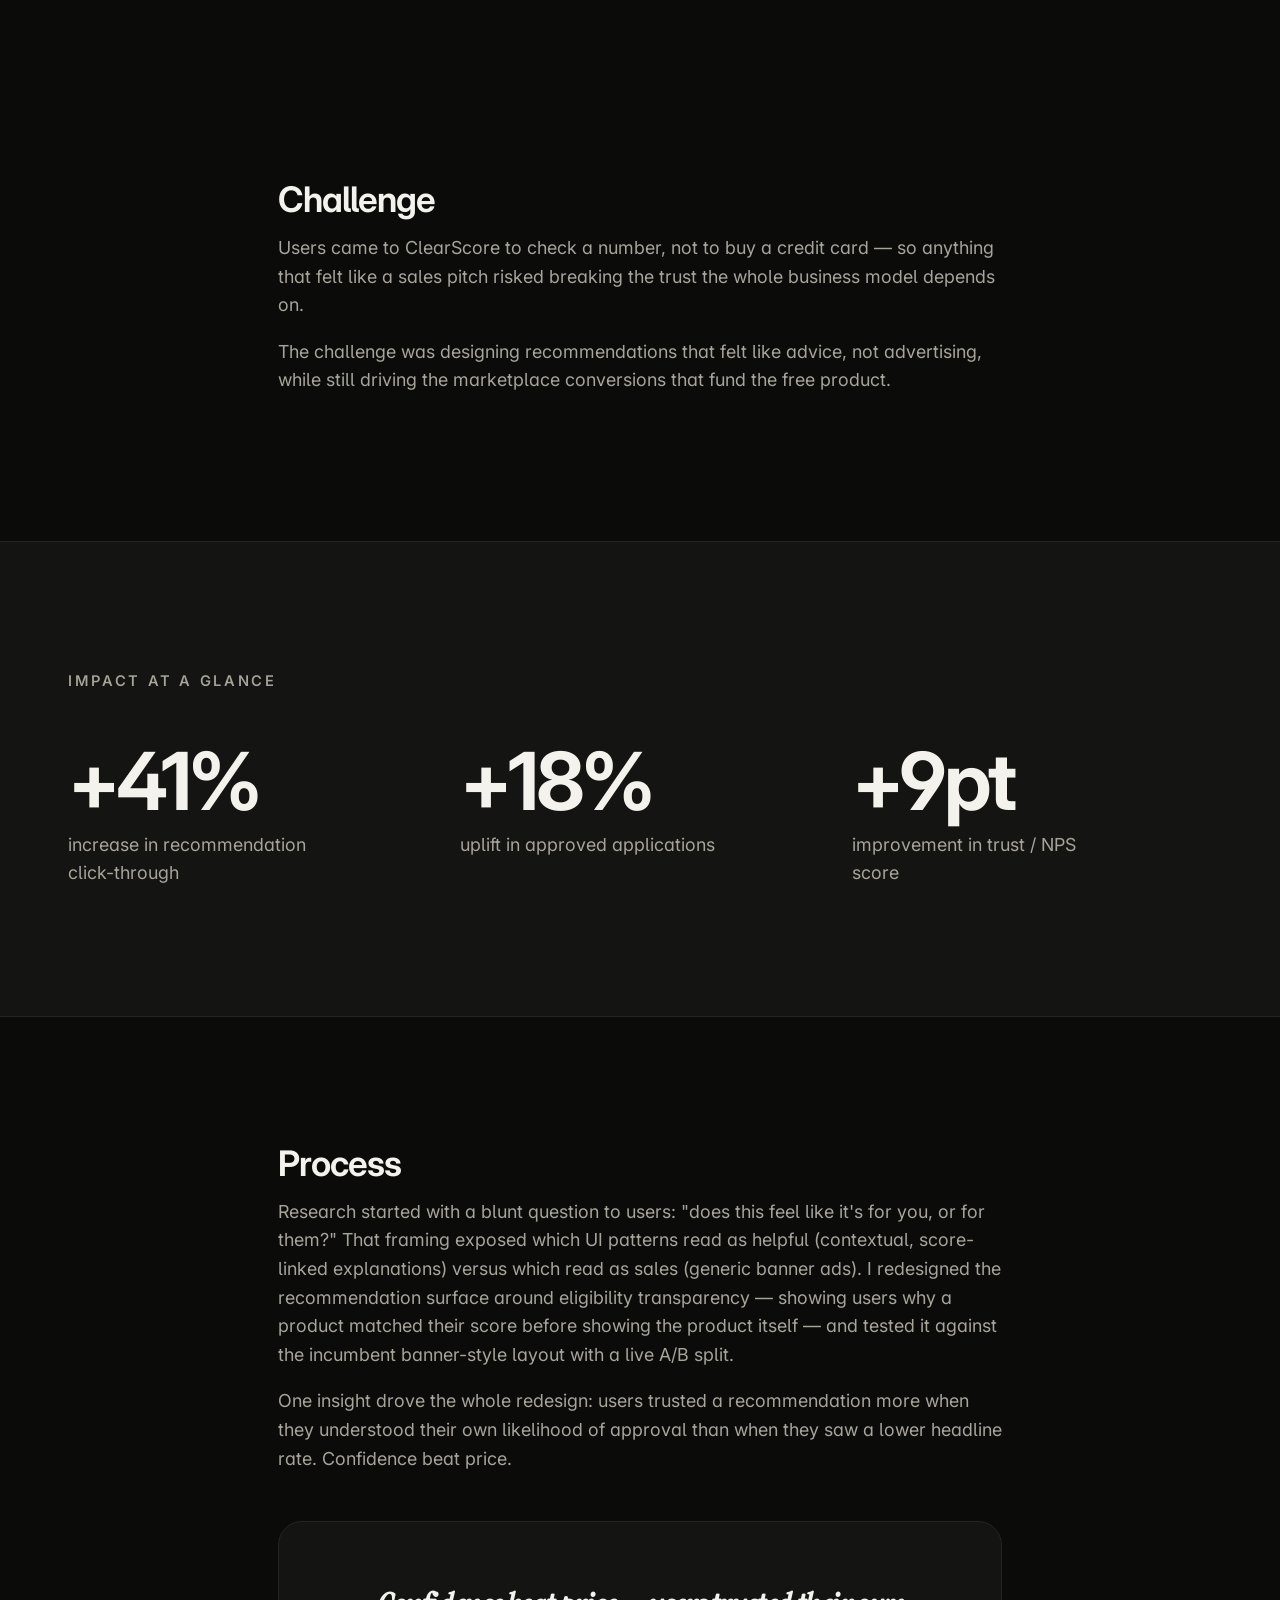
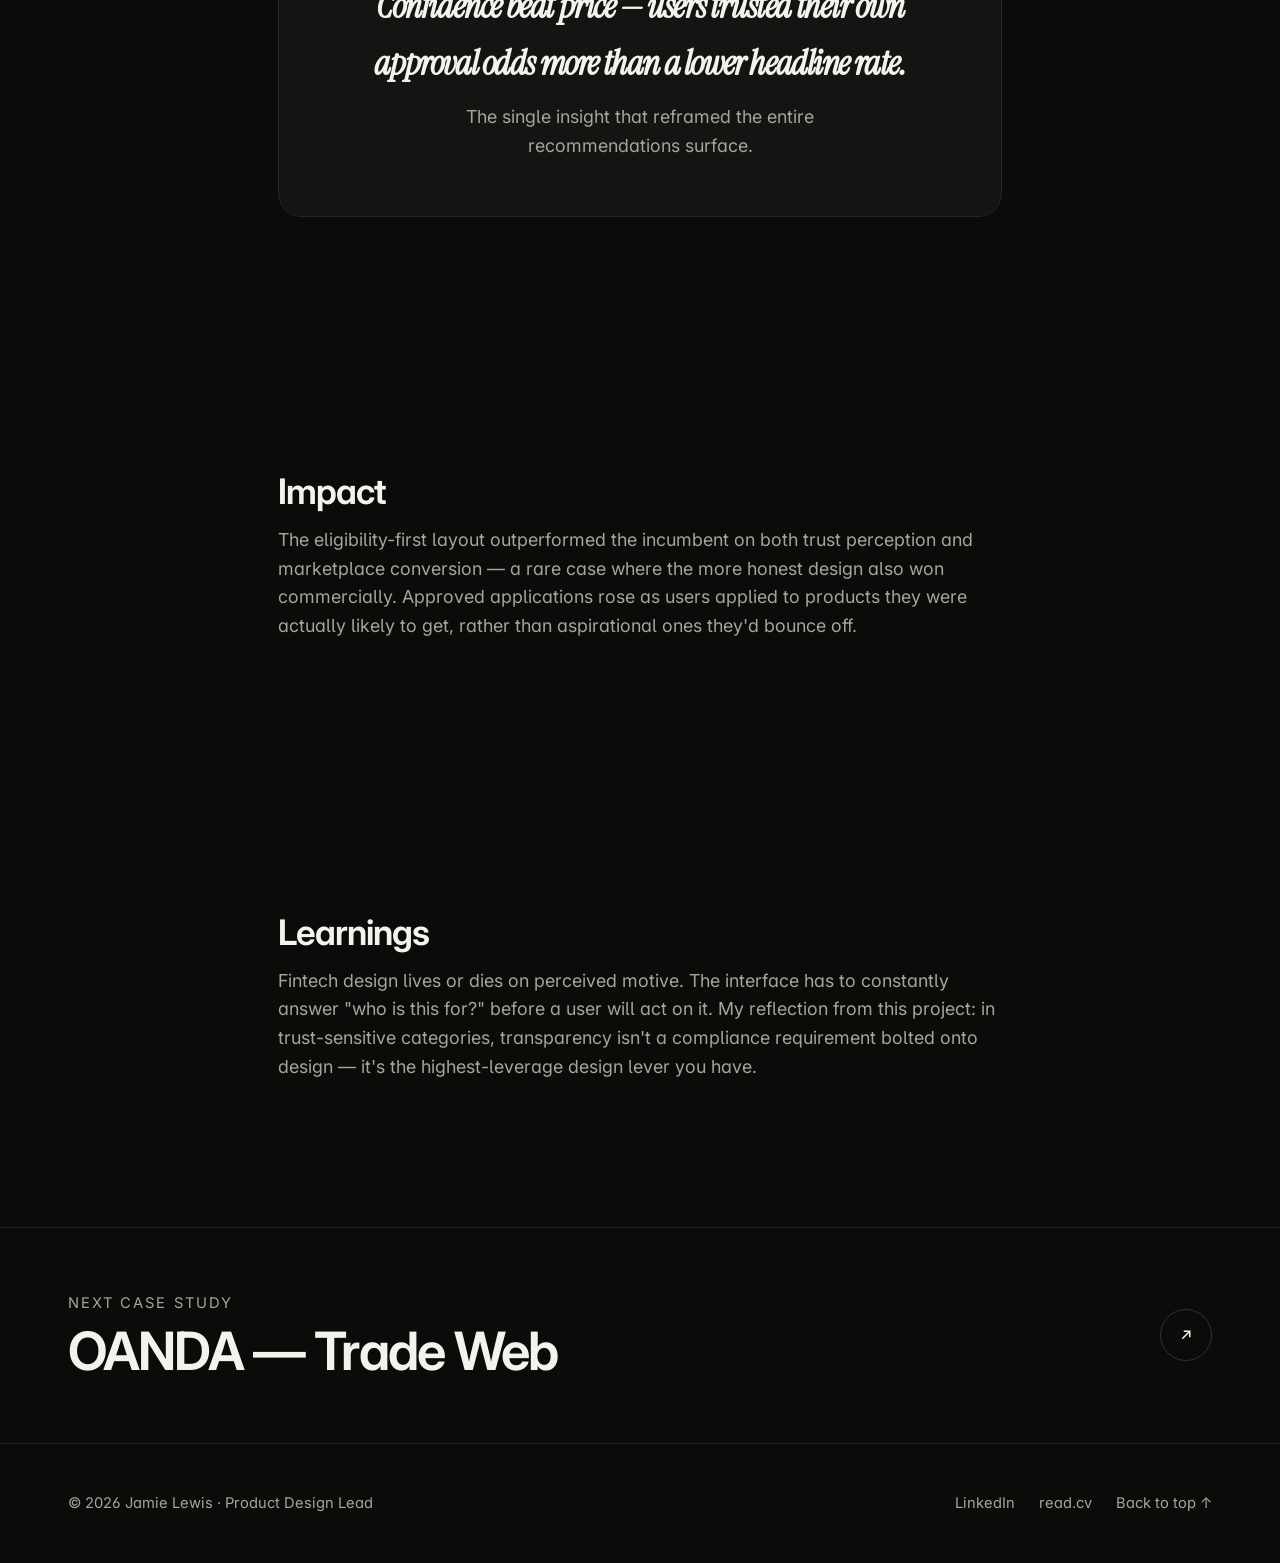
<file: work/clearscore/index.html>
<!DOCTYPE html>
<html lang="en">
<head>
  <meta charset="UTF-8" />
  <meta name="viewport" content="width=device-width, initial-scale=1" />
  <title>ClearScore · Jamie Lewis</title>
  <meta name="description" content="Recommendations that read as advice, not advertising. Product Design Lead, ClearScore — B2C, 0-to-1 to scale, Fintech." />
  <link rel="canonical" href="https://jamielewis.design/work/clearscore/" />
  <meta name="theme-color" content="#0b0b0a" />
  <meta property="og:type" content="article" />
  <meta property="og:title" content="ClearScore · Jamie Lewis" />
  <meta property="og:description" content="Recommendations that read as advice, not advertising." />
  <meta property="og:url" content="https://jamielewis.design/work/clearscore/" />
  <meta name="twitter:card" content="summary_large_image" />

  <link rel="preconnect" href="https://fonts.googleapis.com" />
  <link rel="preconnect" href="https://fonts.gstatic.com" crossorigin />
  <link href="https://fonts.googleapis.com/css2?family=Inter:wght@400;500;520;560;600;640;680&family=Instrument+Serif:ital@1&display=swap" rel="stylesheet" />
  <link rel="stylesheet" href="../../assets/css/styles.css" />
  <link rel="icon" href="../../assets/img/favicon.svg" type="image/svg+xml" />
</head>
<body>
  <a class="skip-link" href="#context">Skip to case study</a>

  <header class="site-header">
    <div class="container nav">
      <a class="brand" href="/" aria-label="Jamie Lewis, home">
        <span class="dot" aria-hidden="true"></span> Jamie Lewis
      </a>
      <nav class="nav-links" aria-label="Primary">
        <a class="nav-link ul" href="/#work">Work</a>
        <a class="nav-link ul" href="/#about">About</a>
        <a class="nav-link ul" href="/#contact">Contact</a>
      </nav>
      <a class="btn btn-cta" href="/#contact">Get in touch</a>
    </div>
  </header>

  <main id="top">
    <section class="cs-hero dark-zone">
      <div class="glow" style="background: radial-gradient(circle, #7f77dd 0%, rgba(127,119,221,0) 65%);"></div>
      <div class="container cs-hero-inner">
        <p class="eyebrow reveal">Product Design Lead · B2C · 0-to-1 → Scale · Fintech</p>
        <h1 class="reveal" data-delay="1">ClearScore</h1>
        <p class="summary reveal" data-delay="2">Recommendations that read as advice, not advertising.</p>

        <div class="cs-facts reveal" data-delay="2">
          <div><div class="k">Client</div><div class="v">ClearScore</div></div>
          <div><div class="k">Timeframe</div><div class="v">2018 – 2020</div></div>
          <div><div class="k">Role</div><div class="v">Senior Product Designer</div></div>
          <div><div class="k">Impact</div><div class="v accent">41% higher click-through</div></div>
        </div>

        <div class="mockup reveal" data-delay="3">
          <div class="mockup-chrome"><span class="dot r"></span><span class="dot y"></span><span class="dot g"></span><div class="url"></div></div>
          <div class="mockup-nav" style="background:#12102a;">
            <span class="product-name">ClearScore</span>
            <div class="links"><span>Score</span><span>Reports</span><span>Marketplace</span><span>Profile</span></div>
          </div>
          <div class="mockup-body">
            <h4>Matched for you</h4>
            <div class="gauge-row">
              <div class="gauge" style="background: conic-gradient(#7f77dd 78%, #e5e3dc 0);">
                <div class="gauge-value"><div class="n">812</div><div class="l">Excellent</div></div>
              </div>
              <div class="matched-list">
                <div class="matched-item"><strong>Balance transfer card</strong><span>87% approval likelihood for your profile</span></div>
                <div class="matched-item"><strong>Personal loan · 6.4% rep APR</strong><span>Eligibility checked without affecting your score</span></div>
              </div>
            </div>
            <div class="stat-mini-row" style="margin-top:14px; grid-template-columns: repeat(2, 1fr);">
              <div class="stat-mini" style="--accent:#1d9e75;"><div class="l">Click-through</div><div class="n">+41%</div><div class="s">eligibility-first layout</div></div>
              <div class="stat-mini" style="--accent:#7f77dd;"><div class="l">Approved apps</div><div class="n">+18%</div><div class="s">vs incumbent banner</div></div>
            </div>
          </div>
        </div>
      </div>
    </section>

    <div class="dark-zone">
    <section class="section" id="context">
      <div class="container prose">
        <h2 class="reveal">Context</h2>
        <p class="lead-para reveal" data-delay="1">ClearScore gives people free access to their credit score and report, then earns revenue by recommending credit products matched to their profile via Open Banking.</p>
        <p class="reveal" data-delay="2">I led design on the personalised recommendations and credit-building journey — the part of the product that has to turn a free utility into a trusted financial guide without ever feeling like an upsell.</p>
      </div>
    </section>

    <section class="section" id="challenge">
      <div class="container prose">
        <h2 class="reveal">Challenge</h2>
        <p class="reveal" data-delay="1">Users came to ClearScore to check a number, not to buy a credit card — so anything that felt like a sales pitch risked breaking the trust the whole business model depends on.</p>
        <p class="reveal" data-delay="2">The challenge was designing recommendations that felt like advice, not advertising, while still driving the marketplace conversions that fund the free product.</p>
      </div>
    </section>

    <section class="section impact-band" id="impact-glance">
      <div class="container">
        <p class="eyebrow reveal">Impact at a glance</p>
        <div class="impact-grid mt-lg">
          <div class="impact-metric reveal"><div class="n">+41%</div><div class="l">increase in recommendation click-through</div></div>
          <div class="impact-metric reveal" data-delay="1"><div class="n">+18%</div><div class="l">uplift in approved applications</div></div>
          <div class="impact-metric reveal" data-delay="2"><div class="n">+9pt</div><div class="l">improvement in trust / NPS score</div></div>
        </div>
      </div>
    </section>

    <section class="section" id="process">
      <div class="container prose">
        <h2 class="reveal">Process</h2>
        <p class="reveal" data-delay="1">Research started with a blunt question to users: "does this feel like it's for you, or for them?" That framing exposed which UI patterns read as helpful (contextual, score-linked explanations) versus which read as sales (generic banner ads). I redesigned the recommendation surface around eligibility transparency — showing users why a product matched their score before showing the product itself — and tested it against the incumbent banner-style layout with a live A/B split.</p>
        <p class="reveal" data-delay="2">One insight drove the whole redesign: users trusted a recommendation more when they understood their own likelihood of approval than when they saw a lower headline rate. Confidence beat price.</p>
      </div>
      <div class="container narrow mt-lg">
        <div class="insight reveal" data-delay="3">
          <p class="big" style="font-size: var(--step-2); font-family: var(--font-serif); font-style: italic;">Confidence beat price — users trusted their own approval odds more than a lower headline rate.</p>
          <p class="cap">The single insight that reframed the entire recommendations surface.</p>
        </div>
      </div>
    </section>

    <section class="section" id="impact">
      <div class="container prose">
        <h2 class="reveal">Impact</h2>
        <p class="reveal" data-delay="1">The eligibility-first layout outperformed the incumbent on both trust perception and marketplace conversion — a rare case where the more honest design also won commercially. Approved applications rose as users applied to products they were actually likely to get, rather than aspirational ones they'd bounce off.</p>
      </div>
    </section>

    <section class="section" id="learnings">
      <div class="container prose">
        <h2 class="reveal">Learnings</h2>
        <p class="reveal" data-delay="1">Fintech design lives or dies on perceived motive. The interface has to constantly answer "who is this for?" before a user will act on it. My reflection from this project: in trust-sensitive categories, transparency isn't a compliance requirement bolted onto design — it's the highest-leverage design lever you have.</p>
      </div>
    </section>

    <section class="next-cs">
      <div class="container">
        <a href="../oanda/">
          <div><p class="label">Next case study</p><h3>OANDA — Trade Web</h3></div>
          <span class="work-arrow" aria-hidden="true"><svg viewBox="0 0 24 24" fill="none" stroke="currentColor" stroke-width="2"><path d="M7 17 17 7M9 7h8v8"/></svg></span>
        </a>
      </div>
    </section>
    </div><!-- /.dark-zone -->
  </main>

  <footer class="site-footer dark-zone">
    <div class="container footer-inner">
      <small>© <span id="year">2026</span> Jamie Lewis · Product Design Lead</small>
      <nav class="footer-links" aria-label="Footer">
        <a class="ul" href="https://www.linkedin.com/in/uxjay/" target="_blank" rel="noopener">LinkedIn</a>
        <a class="ul" href="https://read.cv/jamielewis" target="_blank" rel="noopener">read.cv</a>
        <a class="ul" href="#top">Back to top ↑</a>
      </nav>
    </div>
  </footer>

  <div class="toast" id="toast" role="status" aria-live="polite">
    <svg viewBox="0 0 24 24" width="16" height="16" fill="none" stroke="currentColor" stroke-width="2.4" aria-hidden="true"><path d="M20 6 9 17l-5-5"/></svg>
    <span class="toast-msg">Copied</span>
  </div>

  <script src="../../assets/js/main.js" defer></script>
</body>
</html>
</file>
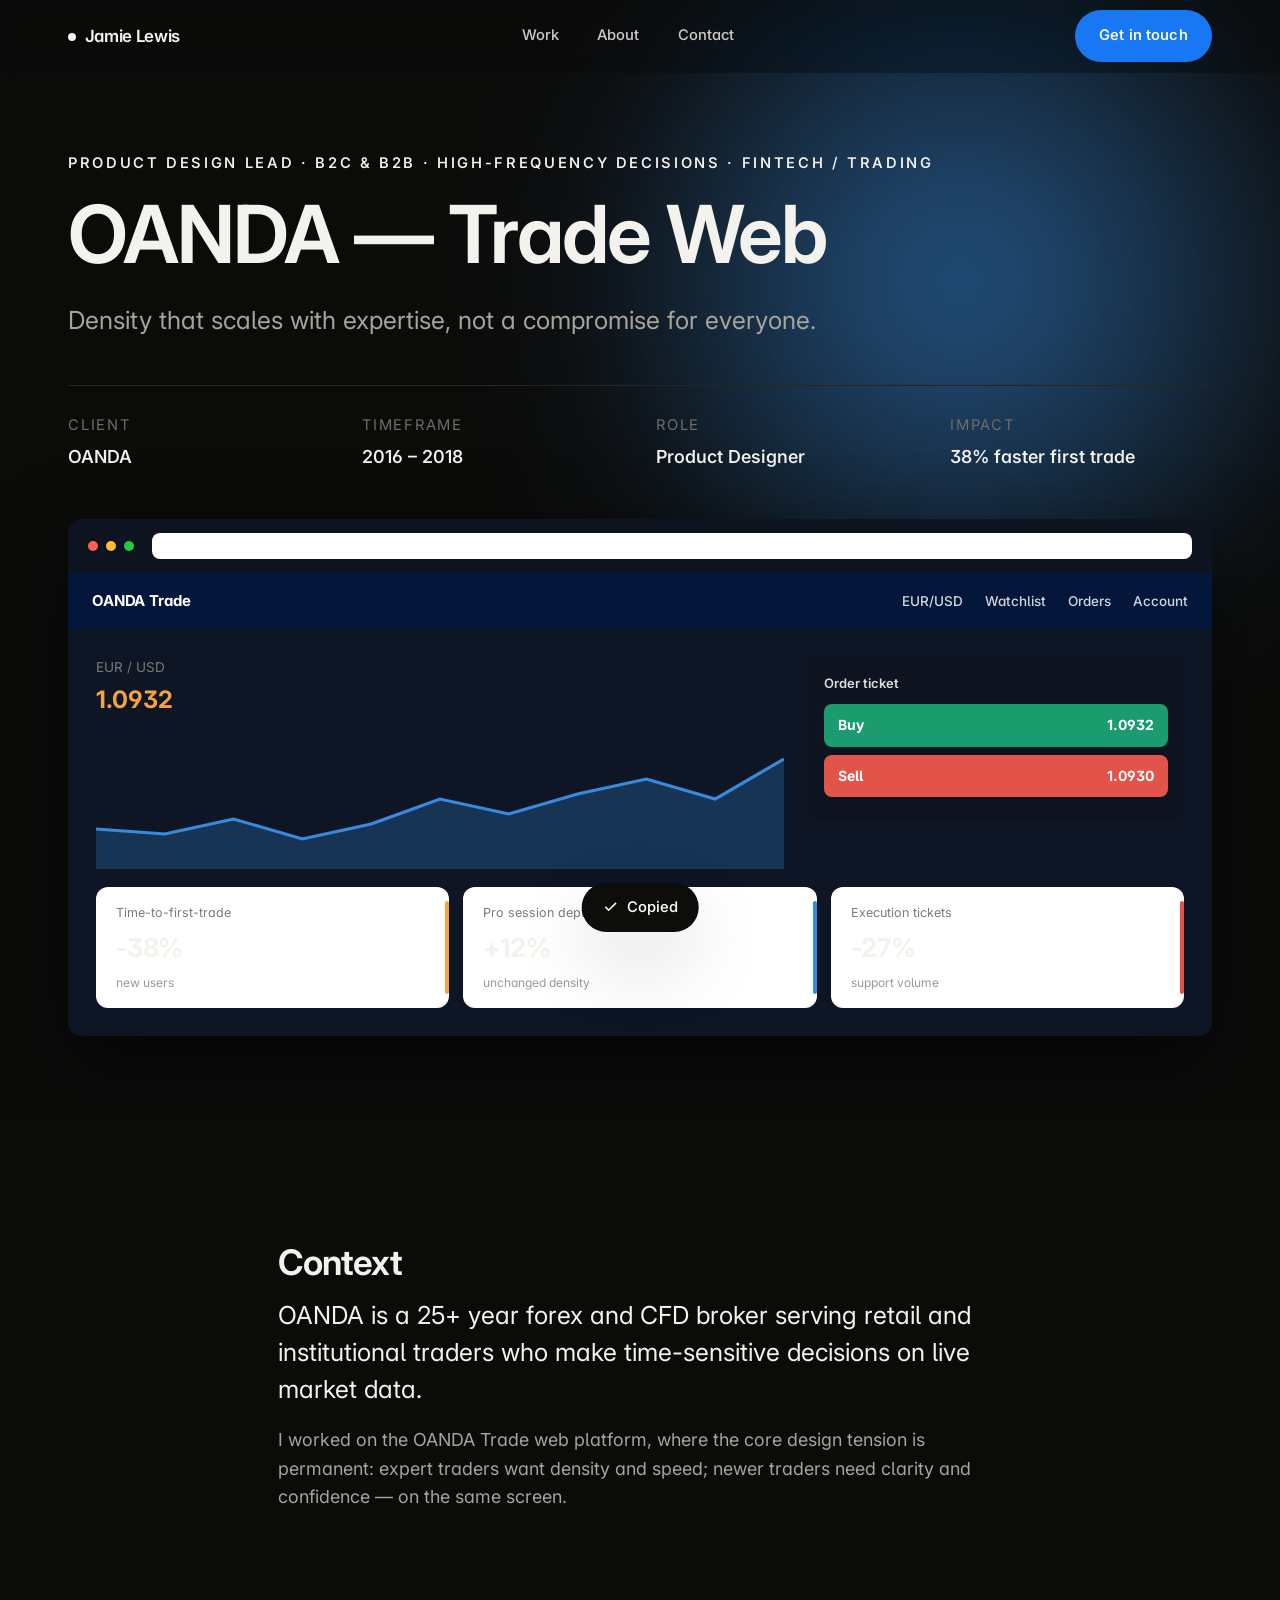
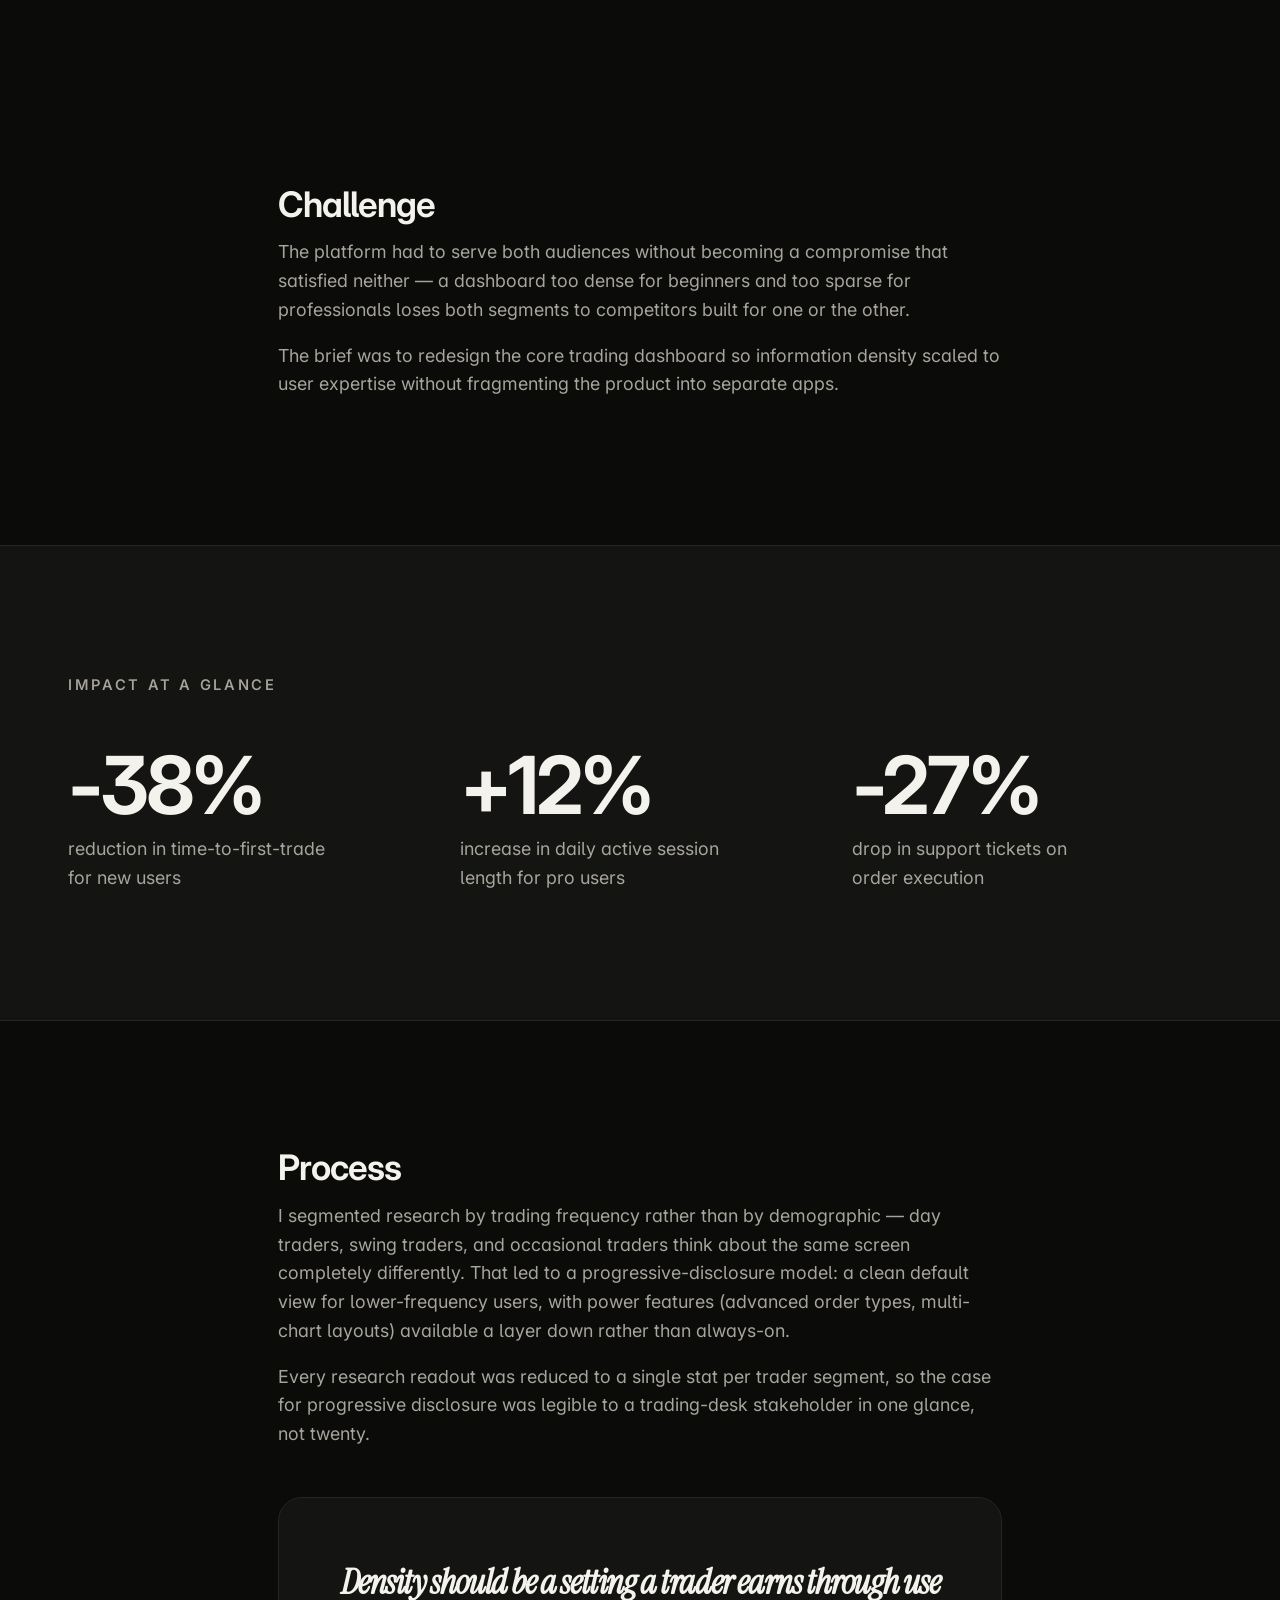
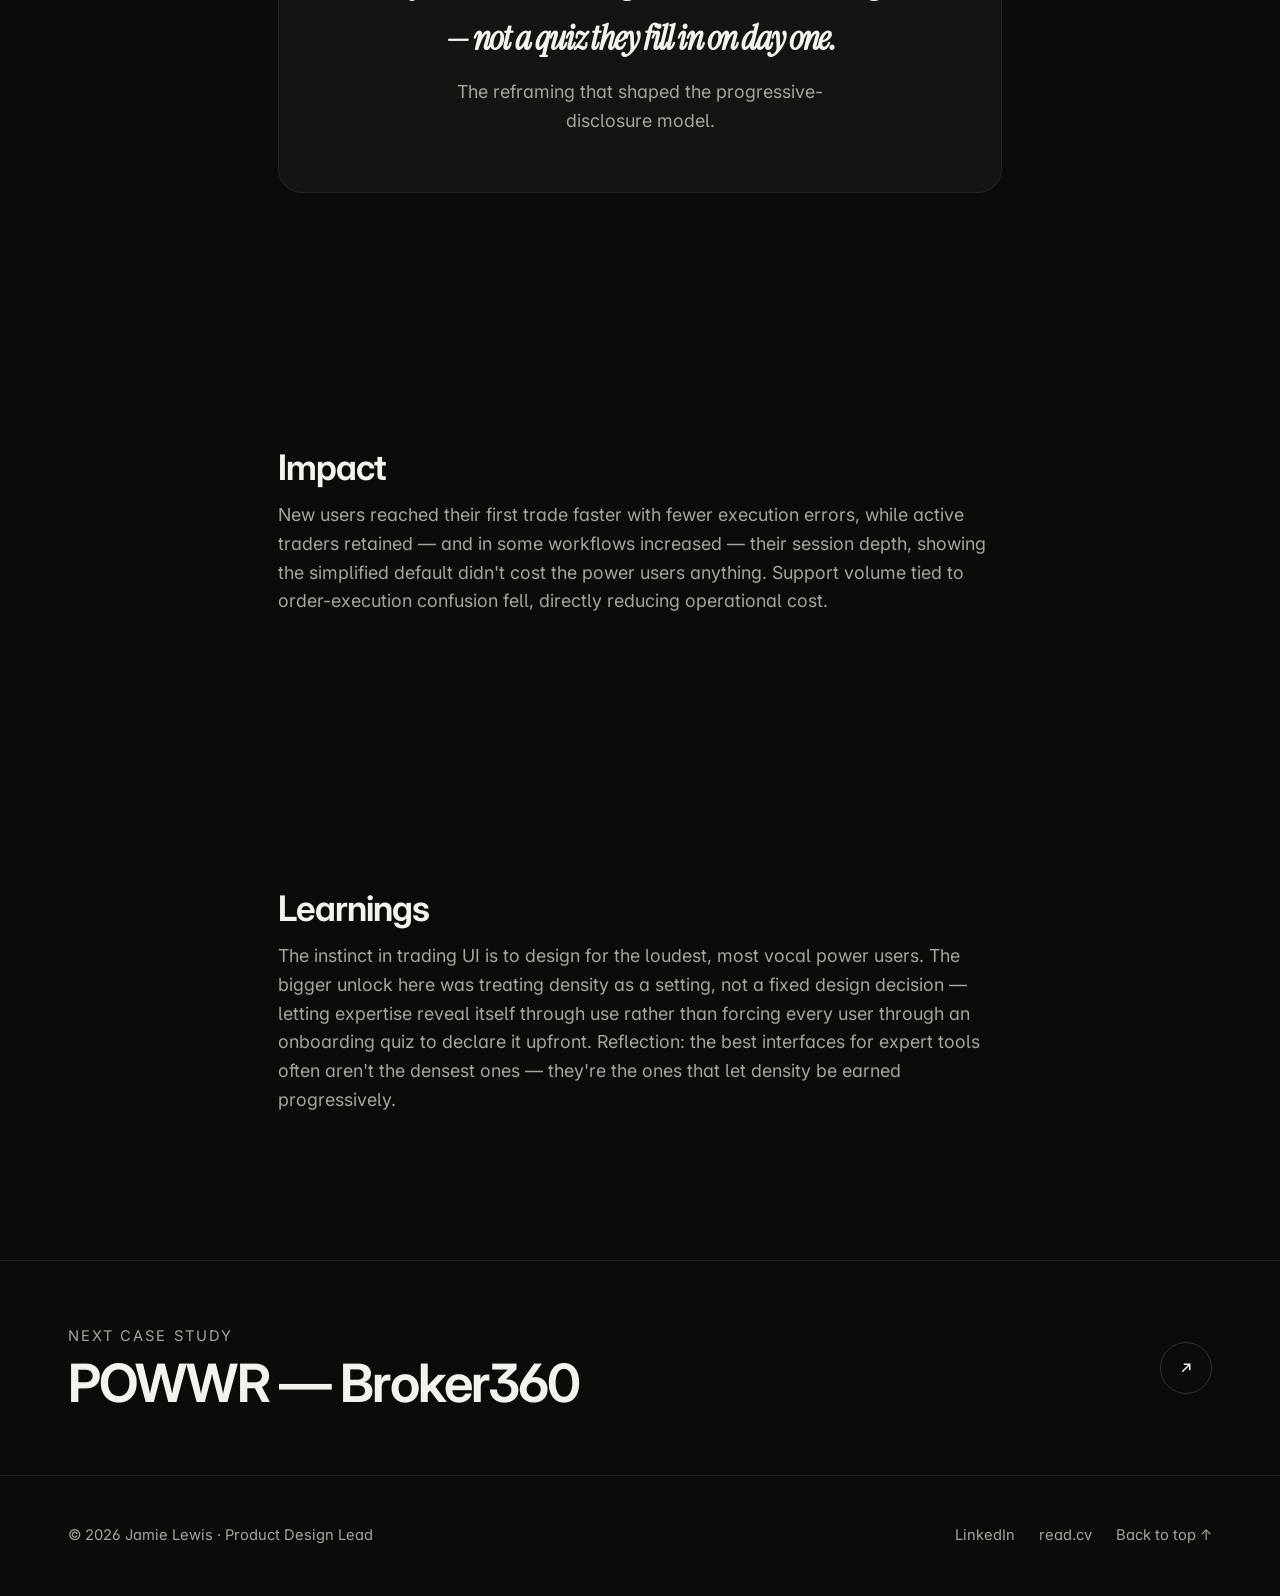
<file: work/oanda/index.html>
<!DOCTYPE html>
<html lang="en">
<head>
  <meta charset="UTF-8" />
  <meta name="viewport" content="width=device-width, initial-scale=1" />
  <title>OANDA — Trade Web · Jamie Lewis</title>
  <meta name="description" content="Density that scales with expertise, not a compromise for everyone. Product Design Lead, OANDA — B2C & B2B, FX / Trading." />
  <link rel="canonical" href="https://jamielewis.design/work/oanda/" />
  <meta name="theme-color" content="#0b0b0a" />
  <meta property="og:type" content="article" />
  <meta property="og:title" content="OANDA — Trade Web · Jamie Lewis" />
  <meta property="og:description" content="Density that scales with expertise, not a compromise for everyone." />
  <meta property="og:url" content="https://jamielewis.design/work/oanda/" />
  <meta name="twitter:card" content="summary_large_image" />

  <link rel="preconnect" href="https://fonts.googleapis.com" />
  <link rel="preconnect" href="https://fonts.gstatic.com" crossorigin />
  <link href="https://fonts.googleapis.com/css2?family=Inter:wght@400;500;520;560;600;640;680&family=Instrument+Serif:ital@1&display=swap" rel="stylesheet" />
  <link rel="stylesheet" href="../../assets/css/styles.css" />
  <link rel="icon" href="../../assets/img/favicon.svg" type="image/svg+xml" />
</head>
<body>
  <a class="skip-link" href="#context">Skip to case study</a>

  <header class="site-header">
    <div class="container nav">
      <a class="brand" href="/" aria-label="Jamie Lewis, home">
        <span class="dot" aria-hidden="true"></span> Jamie Lewis
      </a>
      <nav class="nav-links" aria-label="Primary">
        <a class="nav-link ul" href="/#work">Work</a>
        <a class="nav-link ul" href="/#about">About</a>
        <a class="nav-link ul" href="/#contact">Contact</a>
      </nav>
      <a class="btn btn-cta" href="/#contact">Get in touch</a>
    </div>
  </header>

  <main id="top">
    <section class="cs-hero dark-zone">
      <div class="glow" style="background: radial-gradient(circle, #378ade 0%, rgba(55,138,222,0) 65%);"></div>
      <div class="container cs-hero-inner">
        <p class="eyebrow reveal">Product Design Lead · B2C &amp; B2B · High-Frequency Decisions · Fintech / Trading</p>
        <h1 class="reveal" data-delay="1">OANDA — Trade Web</h1>
        <p class="summary reveal" data-delay="2">Density that scales with expertise, not a compromise for everyone.</p>

        <div class="cs-facts reveal" data-delay="2">
          <div><div class="k">Client</div><div class="v">OANDA</div></div>
          <div><div class="k">Timeframe</div><div class="v">2016 – 2018</div></div>
          <div><div class="k">Role</div><div class="v">Product Designer</div></div>
          <div><div class="k">Impact</div><div class="v accent">38% faster first trade</div></div>
        </div>

        <div class="mockup reveal" data-delay="3">
          <div class="mockup-chrome"><span class="dot r"></span><span class="dot y"></span><span class="dot g"></span><div class="url"></div></div>
          <div class="mockup-nav" style="background:#04173a;">
            <span class="product-name">OANDA Trade</span>
            <div class="links"><span>EUR/USD</span><span>Watchlist</span><span>Orders</span><span>Account</span></div>
          </div>
          <div class="mockup-body" style="background:#0e1626; color:#f4f2ec;">
            <div class="trade-row">
              <div class="trade-main">
                <div class="trade-price"><div class="pair">EUR / USD</div><div class="n" style="color:#f4a340;">1.0932</div></div>
                <svg class="area-chart" viewBox="0 0 600 130" preserveAspectRatio="none" role="img" aria-label="EUR/USD price trending upward">
                  <polyline points="0,90 60,95 120,80 180,100 240,85 300,60 360,75 420,55 480,40 540,60 600,20 600,130 0,130" fill="rgba(55,138,222,0.25)" stroke="none" />
                  <polyline points="0,90 60,95 120,80 180,100 240,85 300,60 360,75 420,55 480,40 540,60 600,20" fill="none" stroke="#378ade" stroke-width="3" />
                </svg>
              </div>
              <div class="order-ticket">
                <div class="heading">Order ticket</div>
                <div class="order-btn buy"><span>Buy</span><span>1.0932</span></div>
                <div class="order-btn sell"><span>Sell</span><span>1.0930</span></div>
              </div>
            </div>
            <div class="stat-mini-row" style="margin-top:18px;">
              <div class="stat-mini" style="--accent:#f4a340;"><div class="l">Time-to-first-trade</div><div class="n">-38%</div><div class="s">new users</div></div>
              <div class="stat-mini" style="--accent:#378ade;"><div class="l">Pro session depth</div><div class="n">+12%</div><div class="s">unchanged density</div></div>
              <div class="stat-mini" style="--accent:#e2534a;"><div class="l">Execution tickets</div><div class="n">-27%</div><div class="s">support volume</div></div>
            </div>
          </div>
        </div>
      </div>
    </section>

    <div class="dark-zone">
    <section class="section" id="context">
      <div class="container prose">
        <h2 class="reveal">Context</h2>
        <p class="lead-para reveal" data-delay="1">OANDA is a 25+ year forex and CFD broker serving retail and institutional traders who make time-sensitive decisions on live market data.</p>
        <p class="reveal" data-delay="2">I worked on the OANDA Trade web platform, where the core design tension is permanent: expert traders want density and speed; newer traders need clarity and confidence — on the same screen.</p>
      </div>
    </section>

    <section class="section" id="challenge">
      <div class="container prose">
        <h2 class="reveal">Challenge</h2>
        <p class="reveal" data-delay="1">The platform had to serve both audiences without becoming a compromise that satisfied neither — a dashboard too dense for beginners and too sparse for professionals loses both segments to competitors built for one or the other.</p>
        <p class="reveal" data-delay="2">The brief was to redesign the core trading dashboard so information density scaled to user expertise without fragmenting the product into separate apps.</p>
      </div>
    </section>

    <section class="section impact-band" id="impact-glance">
      <div class="container">
        <p class="eyebrow reveal">Impact at a glance</p>
        <div class="impact-grid mt-lg">
          <div class="impact-metric reveal"><div class="n">-38%</div><div class="l">reduction in time-to-first-trade for new users</div></div>
          <div class="impact-metric reveal" data-delay="1"><div class="n">+12%</div><div class="l">increase in daily active session length for pro users</div></div>
          <div class="impact-metric reveal" data-delay="2"><div class="n">-27%</div><div class="l">drop in support tickets on order execution</div></div>
        </div>
      </div>
    </section>

    <section class="section" id="process">
      <div class="container prose">
        <h2 class="reveal">Process</h2>
        <p class="reveal" data-delay="1">I segmented research by trading frequency rather than by demographic — day traders, swing traders, and occasional traders think about the same screen completely differently. That led to a progressive-disclosure model: a clean default view for lower-frequency users, with power features (advanced order types, multi-chart layouts) available a layer down rather than always-on.</p>
        <p class="reveal" data-delay="2">Every research readout was reduced to a single stat per trader segment, so the case for progressive disclosure was legible to a trading-desk stakeholder in one glance, not twenty.</p>
      </div>
      <div class="container narrow mt-lg">
        <div class="insight reveal" data-delay="3">
          <p class="big" style="font-size: var(--step-2); font-family: var(--font-serif); font-style: italic;">Density should be a setting a trader earns through use — not a quiz they fill in on day one.</p>
          <p class="cap">The reframing that shaped the progressive-disclosure model.</p>
        </div>
      </div>
    </section>

    <section class="section" id="impact">
      <div class="container prose">
        <h2 class="reveal">Impact</h2>
        <p class="reveal" data-delay="1">New users reached their first trade faster with fewer execution errors, while active traders retained — and in some workflows increased — their session depth, showing the simplified default didn't cost the power users anything. Support volume tied to order-execution confusion fell, directly reducing operational cost.</p>
      </div>
    </section>

    <section class="section" id="learnings">
      <div class="container prose">
        <h2 class="reveal">Learnings</h2>
        <p class="reveal" data-delay="1">The instinct in trading UI is to design for the loudest, most vocal power users. The bigger unlock here was treating density as a setting, not a fixed design decision — letting expertise reveal itself through use rather than forcing every user through an onboarding quiz to declare it upfront. Reflection: the best interfaces for expert tools often aren't the densest ones — they're the ones that let density be earned progressively.</p>
      </div>
    </section>

    <section class="next-cs">
      <div class="container">
        <a href="../powwr/">
          <div><p class="label">Next case study</p><h3>POWWR — Broker360</h3></div>
          <span class="work-arrow" aria-hidden="true"><svg viewBox="0 0 24 24" fill="none" stroke="currentColor" stroke-width="2"><path d="M7 17 17 7M9 7h8v8"/></svg></span>
        </a>
      </div>
    </section>
    </div><!-- /.dark-zone -->
  </main>

  <footer class="site-footer dark-zone">
    <div class="container footer-inner">
      <small>© <span id="year">2026</span> Jamie Lewis · Product Design Lead</small>
      <nav class="footer-links" aria-label="Footer">
        <a class="ul" href="https://www.linkedin.com/in/uxjay/" target="_blank" rel="noopener">LinkedIn</a>
        <a class="ul" href="https://read.cv/jamielewis" target="_blank" rel="noopener">read.cv</a>
        <a class="ul" href="#top">Back to top ↑</a>
      </nav>
    </div>
  </footer>

  <div class="toast" id="toast" role="status" aria-live="polite">
    <svg viewBox="0 0 24 24" width="16" height="16" fill="none" stroke="currentColor" stroke-width="2.4" aria-hidden="true"><path d="M20 6 9 17l-5-5"/></svg>
    <span class="toast-msg">Copied</span>
  </div>

  <script src="../../assets/js/main.js" defer></script>
</body>
</html>
</file>
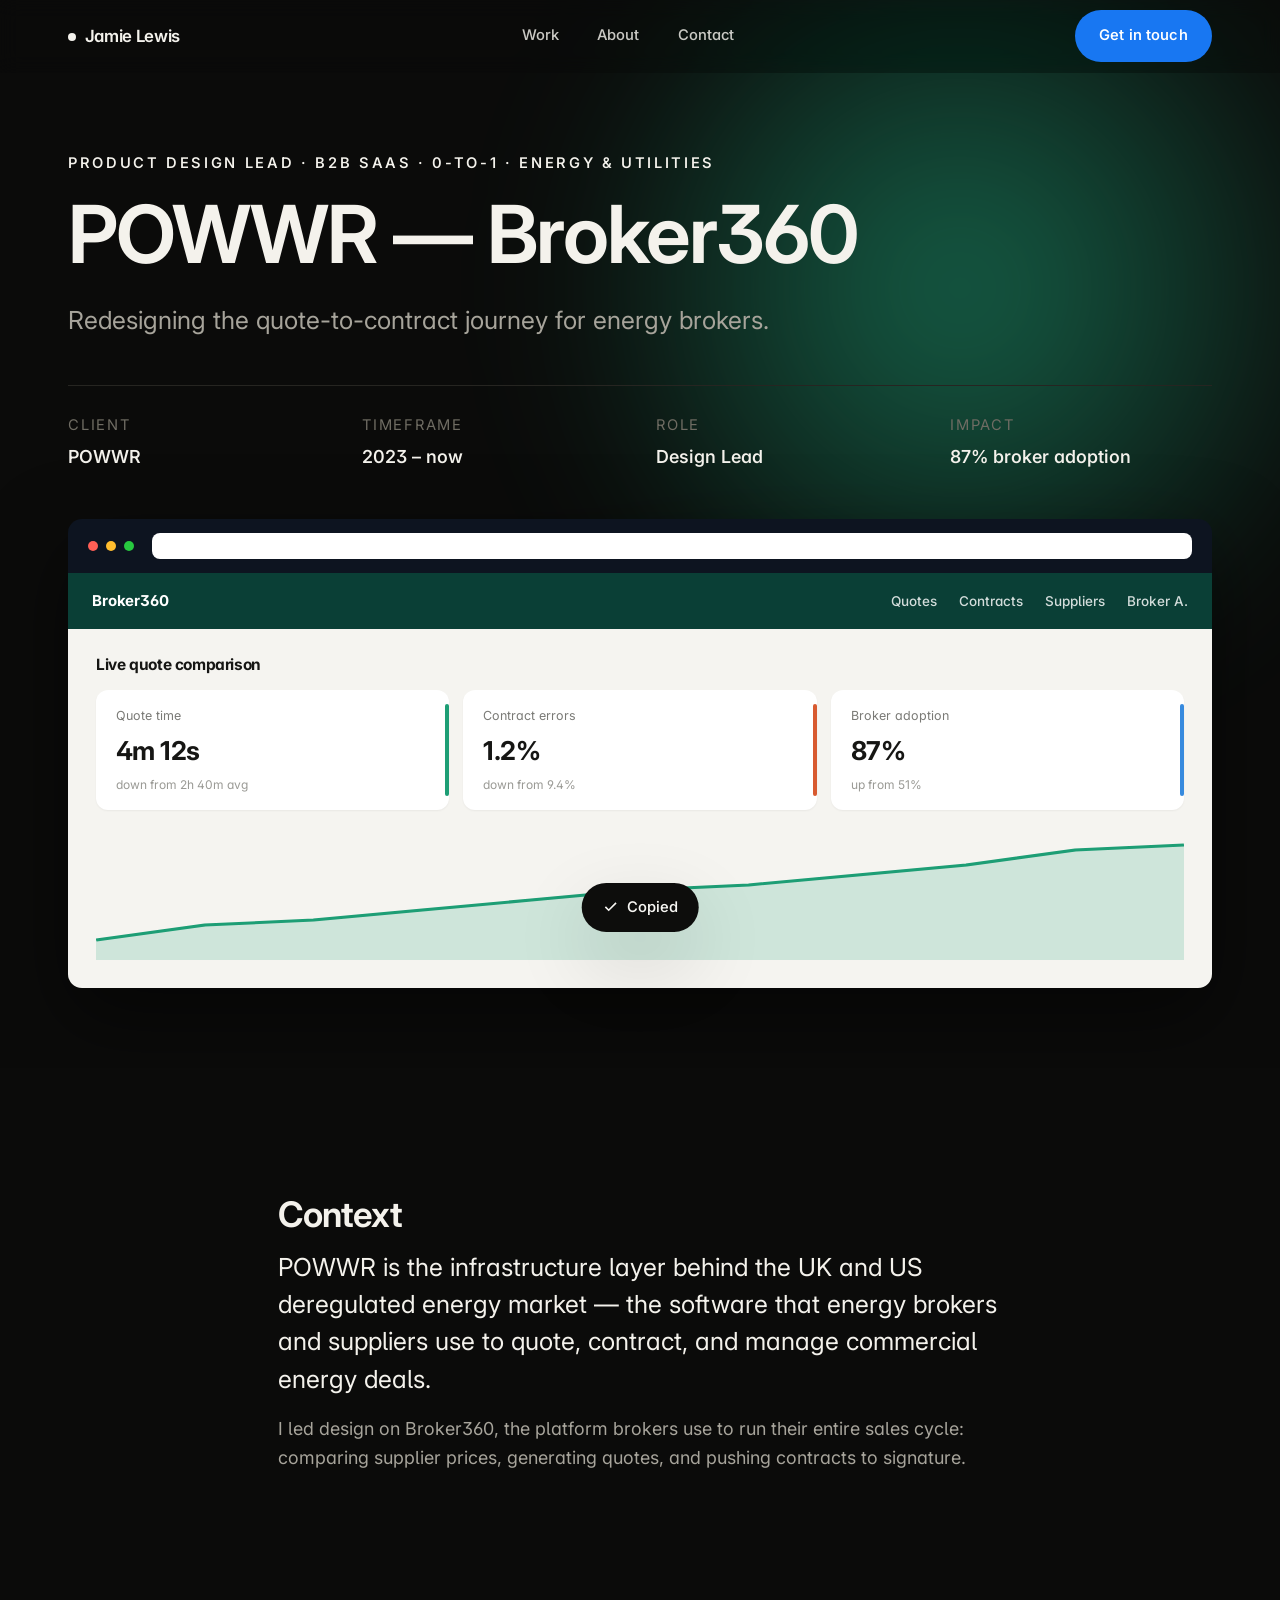
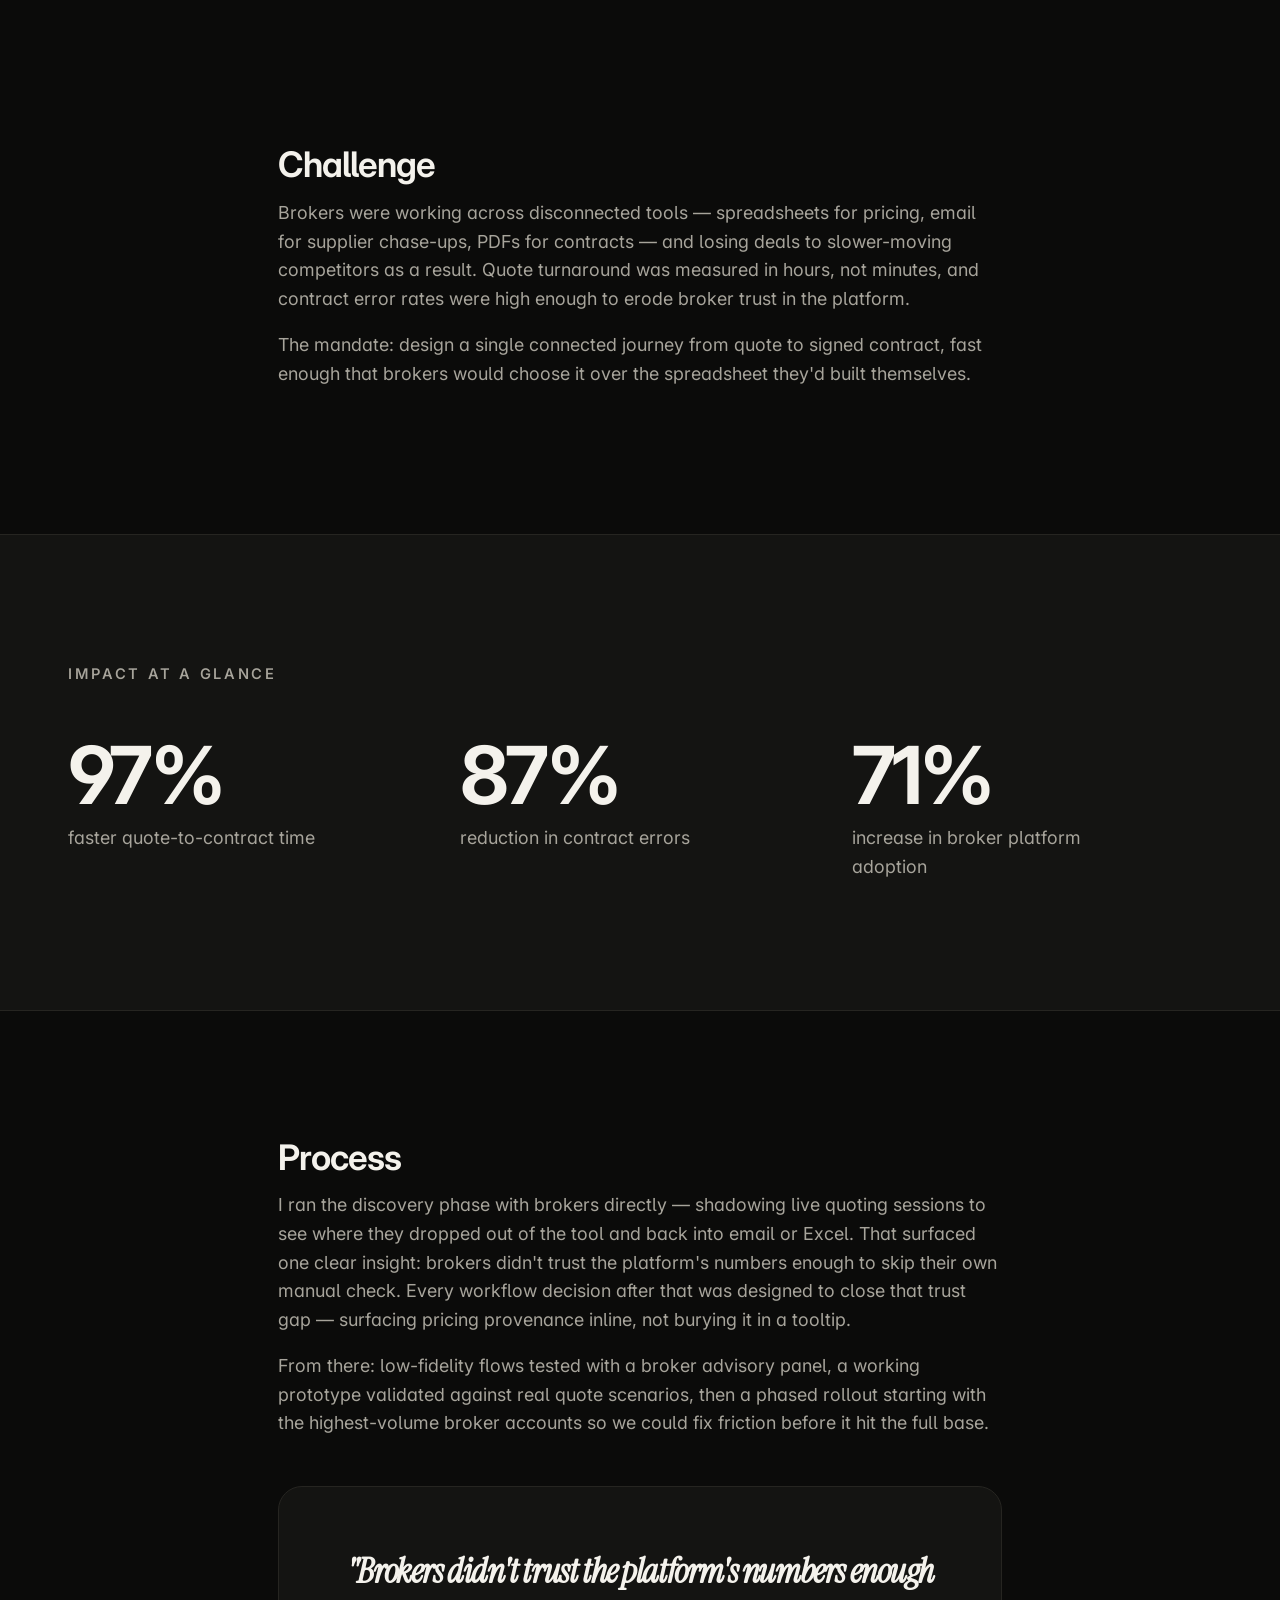
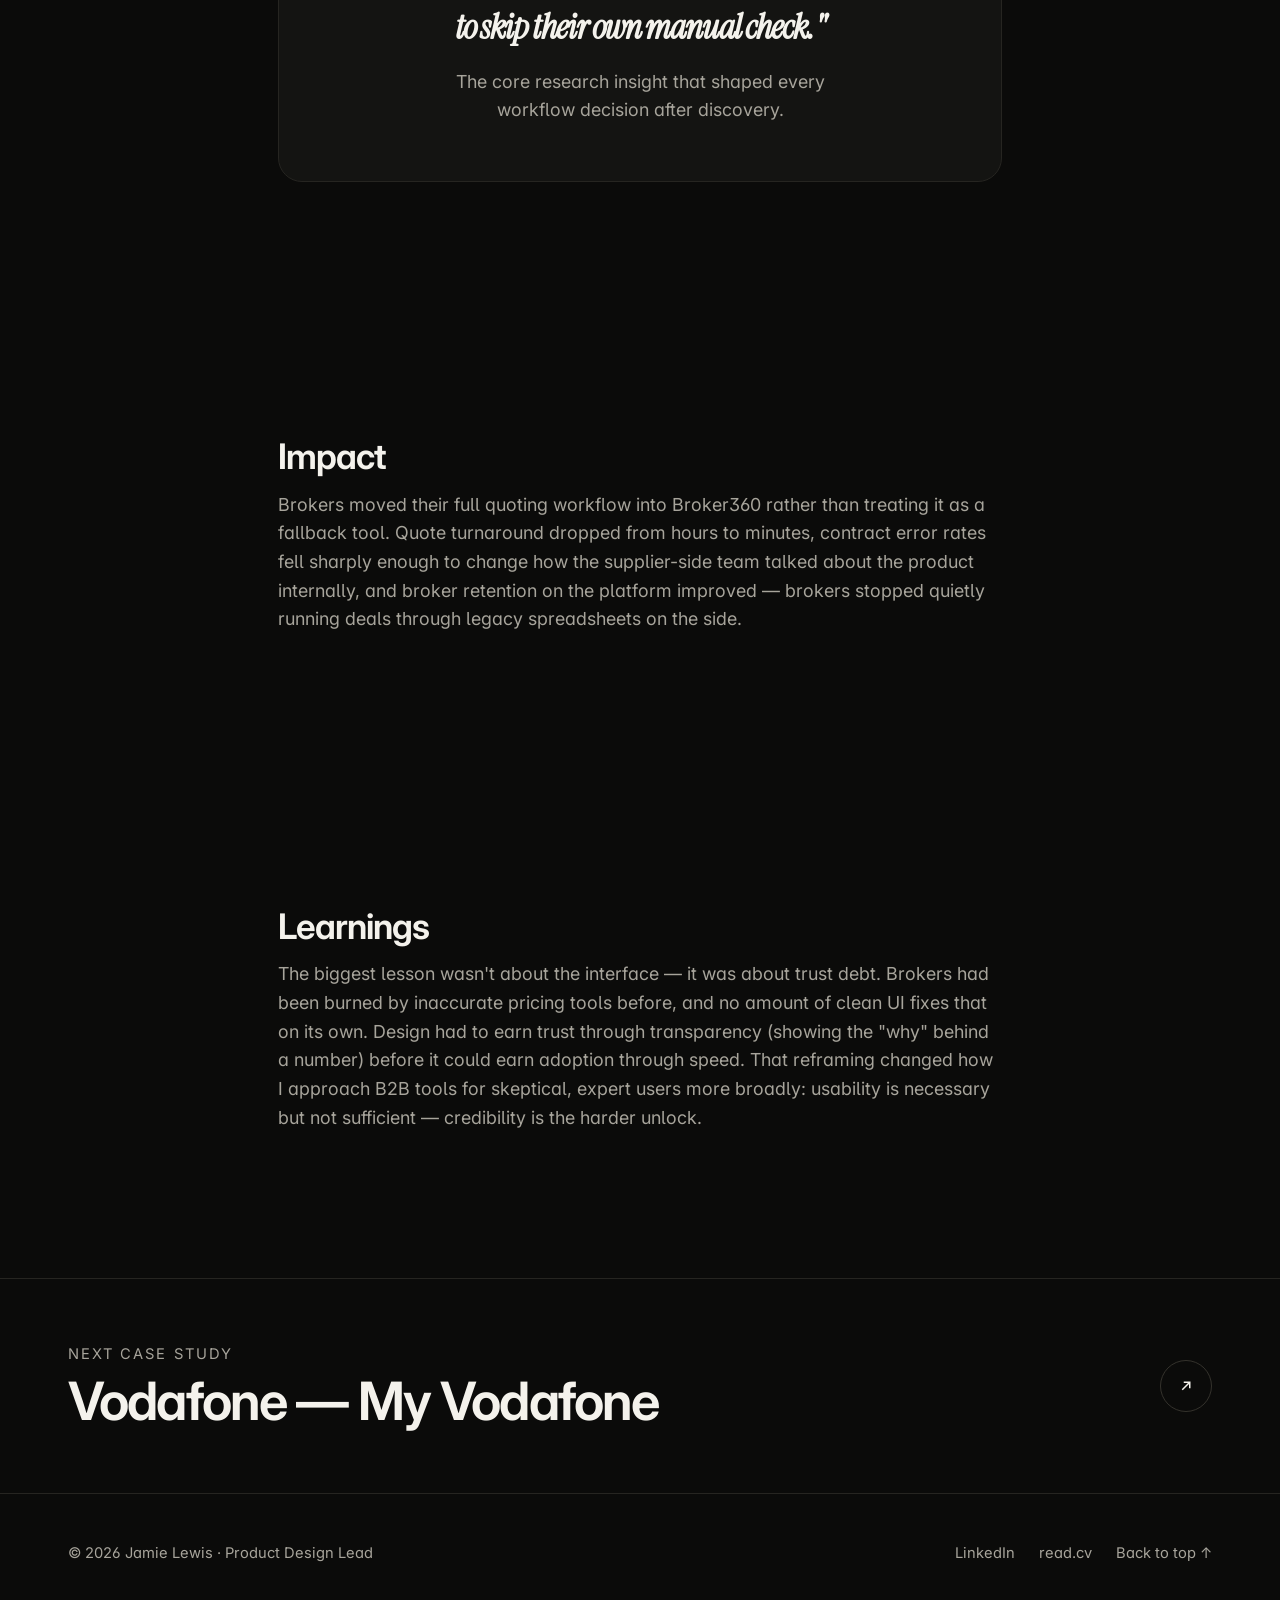
<file: work/powwr/index.html>
<!DOCTYPE html>
<html lang="en">
<head>
  <meta charset="UTF-8" />
  <meta name="viewport" content="width=device-width, initial-scale=1" />
  <title>POWWR — Broker360 · Jamie Lewis</title>
  <meta name="description" content="Redesigning the quote-to-contract journey for energy brokers. Product Design Lead, POWWR — B2B SaaS, 0-to-1, Energy & Utilities." />
  <link rel="canonical" href="https://jamielewis.design/work/powwr/" />
  <meta name="theme-color" content="#0b0b0a" />
  <meta property="og:type" content="article" />
  <meta property="og:title" content="POWWR — Broker360 · Jamie Lewis" />
  <meta property="og:description" content="Redesigning the quote-to-contract journey for energy brokers." />
  <meta property="og:url" content="https://jamielewis.design/work/powwr/" />
  <meta name="twitter:card" content="summary_large_image" />

  <link rel="preconnect" href="https://fonts.googleapis.com" />
  <link rel="preconnect" href="https://fonts.gstatic.com" crossorigin />
  <link href="https://fonts.googleapis.com/css2?family=Inter:wght@400;500;520;560;600;640;680&family=Instrument+Serif:ital@1&display=swap" rel="stylesheet" />
  <link rel="stylesheet" href="../../assets/css/styles.css" />
  <link rel="icon" href="../../assets/img/favicon.svg" type="image/svg+xml" />
</head>
<body>
  <a class="skip-link" href="#context">Skip to case study</a>

  <header class="site-header">
    <div class="container nav">
      <a class="brand" href="/" aria-label="Jamie Lewis, home">
        <span class="dot" aria-hidden="true"></span> Jamie Lewis
      </a>
      <nav class="nav-links" aria-label="Primary">
        <a class="nav-link ul" href="/#work">Work</a>
        <a class="nav-link ul" href="/#about">About</a>
        <a class="nav-link ul" href="/#contact">Contact</a>
      </nav>
      <a class="btn btn-cta" href="/#contact">Get in touch</a>
    </div>
  </header>

  <main id="top">
    <!-- BANNER: title, client, timeframe, role, impact -->
    <section class="cs-hero dark-zone">
      <div class="glow" style="background: radial-gradient(circle, #1d9e75 0%, rgba(29,158,117,0) 65%);"></div>
      <div class="container cs-hero-inner">
        <p class="eyebrow reveal">Product Design Lead · B2B SaaS · 0-to-1 · Energy &amp; Utilities</p>
        <h1 class="reveal" data-delay="1">POWWR — Broker360</h1>
        <p class="summary reveal" data-delay="2">Redesigning the quote-to-contract journey for energy brokers.</p>

        <div class="cs-facts reveal" data-delay="2">
          <div><div class="k">Client</div><div class="v">POWWR</div></div>
          <div><div class="k">Timeframe</div><div class="v">2023 – now</div></div>
          <div><div class="k">Role</div><div class="v">Design Lead</div></div>
          <div><div class="k">Impact</div><div class="v accent">87% broker adoption</div></div>
        </div>

        <div class="mockup reveal" data-delay="3">
          <div class="mockup-chrome"><span class="dot r"></span><span class="dot y"></span><span class="dot g"></span><div class="url"></div></div>
          <div class="mockup-nav" style="background:#0a3f36;">
            <span class="product-name">Broker360</span>
            <div class="links"><span>Quotes</span><span>Contracts</span><span>Suppliers</span><span>Broker A.</span></div>
          </div>
          <div class="mockup-body">
            <h4>Live quote comparison</h4>
            <div class="stat-mini-row">
              <div class="stat-mini" style="--accent:#1d9e75;"><div class="l">Quote time</div><div class="n">4m 12s</div><div class="s">down from 2h 40m avg</div></div>
              <div class="stat-mini" style="--accent:#d85a30;"><div class="l">Contract errors</div><div class="n">1.2%</div><div class="s">down from 9.4%</div></div>
              <div class="stat-mini" style="--accent:#378ade;"><div class="l">Broker adoption</div><div class="n">87%</div><div class="s">up from 51%</div></div>
            </div>
            <svg class="area-chart" viewBox="0 0 600 130" preserveAspectRatio="none" role="img" aria-label="Broker adoption trending upward over time">
              <polyline points="0,110 60,95 120,90 180,80 240,70 300,60 360,55 420,45 480,35 540,20 600,15 600,130 0,130" fill="rgba(29,158,117,0.18)" stroke="none" />
              <polyline points="0,110 60,95 120,90 180,80 240,70 300,60 360,55 420,45 480,35 540,20 600,15" fill="none" stroke="#1d9e75" stroke-width="3" />
            </svg>
          </div>
        </div>
      </div>
    </section>

    <!-- CONTEXT -->
    <div class="dark-zone">
    <section class="section" id="context">
      <div class="container prose">
        <h2 class="reveal">Context</h2>
        <p class="lead-para reveal" data-delay="1">POWWR is the infrastructure layer behind the UK and US deregulated energy market — the software that energy brokers and suppliers use to quote, contract, and manage commercial energy deals.</p>
        <p class="reveal" data-delay="2">I led design on Broker360, the platform brokers use to run their entire sales cycle: comparing supplier prices, generating quotes, and pushing contracts to signature.</p>
      </div>
    </section>

    <!-- CHALLENGE -->
    <section class="section" id="challenge">
      <div class="container prose">
        <h2 class="reveal">Challenge</h2>
        <p class="reveal" data-delay="1">Brokers were working across disconnected tools — spreadsheets for pricing, email for supplier chase-ups, PDFs for contracts — and losing deals to slower-moving competitors as a result. Quote turnaround was measured in hours, not minutes, and contract error rates were high enough to erode broker trust in the platform.</p>
        <p class="reveal" data-delay="2">The mandate: design a single connected journey from quote to signed contract, fast enough that brokers would choose it over the spreadsheet they'd built themselves.</p>
      </div>
    </section>

    <!-- IMPACT AT A GLANCE -->
    <section class="section impact-band" id="impact-glance">
      <div class="container">
        <p class="eyebrow reveal">Impact at a glance</p>
        <div class="impact-grid mt-lg">
          <div class="impact-metric reveal"><div class="n">97%</div><div class="l">faster quote-to-contract time</div></div>
          <div class="impact-metric reveal" data-delay="1"><div class="n">87%</div><div class="l">reduction in contract errors</div></div>
          <div class="impact-metric reveal" data-delay="2"><div class="n">71%</div><div class="l">increase in broker platform adoption</div></div>
        </div>
      </div>
    </section>

    <!-- PROCESS -->
    <section class="section" id="process">
      <div class="container prose">
        <h2 class="reveal">Process</h2>
        <p class="reveal" data-delay="1">I ran the discovery phase with brokers directly — shadowing live quoting sessions to see where they dropped out of the tool and back into email or Excel. That surfaced one clear insight: brokers didn't trust the platform's numbers enough to skip their own manual check. Every workflow decision after that was designed to close that trust gap — surfacing pricing provenance inline, not burying it in a tooltip.</p>
        <p class="reveal" data-delay="2">From there: low-fidelity flows tested with a broker advisory panel, a working prototype validated against real quote scenarios, then a phased rollout starting with the highest-volume broker accounts so we could fix friction before it hit the full base.</p>
      </div>
      <div class="container narrow mt-lg">
        <div class="insight reveal" data-delay="3">
          <p class="big" style="font-size: var(--step-2); font-family: var(--font-serif); font-style: italic;">"Brokers didn't trust the platform's numbers enough to skip their own manual check."</p>
          <p class="cap">The core research insight that shaped every workflow decision after discovery.</p>
        </div>
      </div>
    </section>

    <!-- IMPACT -->
    <section class="section" id="impact">
      <div class="container prose">
        <h2 class="reveal">Impact</h2>
        <p class="reveal" data-delay="1">Brokers moved their full quoting workflow into Broker360 rather than treating it as a fallback tool. Quote turnaround dropped from hours to minutes, contract error rates fell sharply enough to change how the supplier-side team talked about the product internally, and broker retention on the platform improved — brokers stopped quietly running deals through legacy spreadsheets on the side.</p>
      </div>
    </section>

    <!-- LEARNINGS -->
    <section class="section" id="learnings">
      <div class="container prose">
        <h2 class="reveal">Learnings</h2>
        <p class="reveal" data-delay="1">The biggest lesson wasn't about the interface — it was about trust debt. Brokers had been burned by inaccurate pricing tools before, and no amount of clean UI fixes that on its own. Design had to earn trust through transparency (showing the "why" behind a number) before it could earn adoption through speed. That reframing changed how I approach B2B tools for skeptical, expert users more broadly: usability is necessary but not sufficient — credibility is the harder unlock.</p>
      </div>
    </section>

    <!-- NEXT CASE STUDY -->
    <section class="next-cs">
      <div class="container">
        <a href="../vodafone/">
          <div><p class="label">Next case study</p><h3>Vodafone — My Vodafone</h3></div>
          <span class="work-arrow" aria-hidden="true"><svg viewBox="0 0 24 24" fill="none" stroke="currentColor" stroke-width="2"><path d="M7 17 17 7M9 7h8v8"/></svg></span>
        </a>
      </div>
    </section>
    </div><!-- /.dark-zone -->
  </main>

  <footer class="site-footer dark-zone">
    <div class="container footer-inner">
      <small>© <span id="year">2026</span> Jamie Lewis · Product Design Lead</small>
      <nav class="footer-links" aria-label="Footer">
        <a class="ul" href="https://www.linkedin.com/in/uxjay/" target="_blank" rel="noopener">LinkedIn</a>
        <a class="ul" href="https://read.cv/jamielewis" target="_blank" rel="noopener">read.cv</a>
        <a class="ul" href="#top">Back to top ↑</a>
      </nav>
    </div>
  </footer>

  <div class="toast" id="toast" role="status" aria-live="polite">
    <svg viewBox="0 0 24 24" width="16" height="16" fill="none" stroke="currentColor" stroke-width="2.4" aria-hidden="true"><path d="M20 6 9 17l-5-5"/></svg>
    <span class="toast-msg">Copied</span>
  </div>

  <script src="../../assets/js/main.js" defer></script>
</body>
</html>
</file>
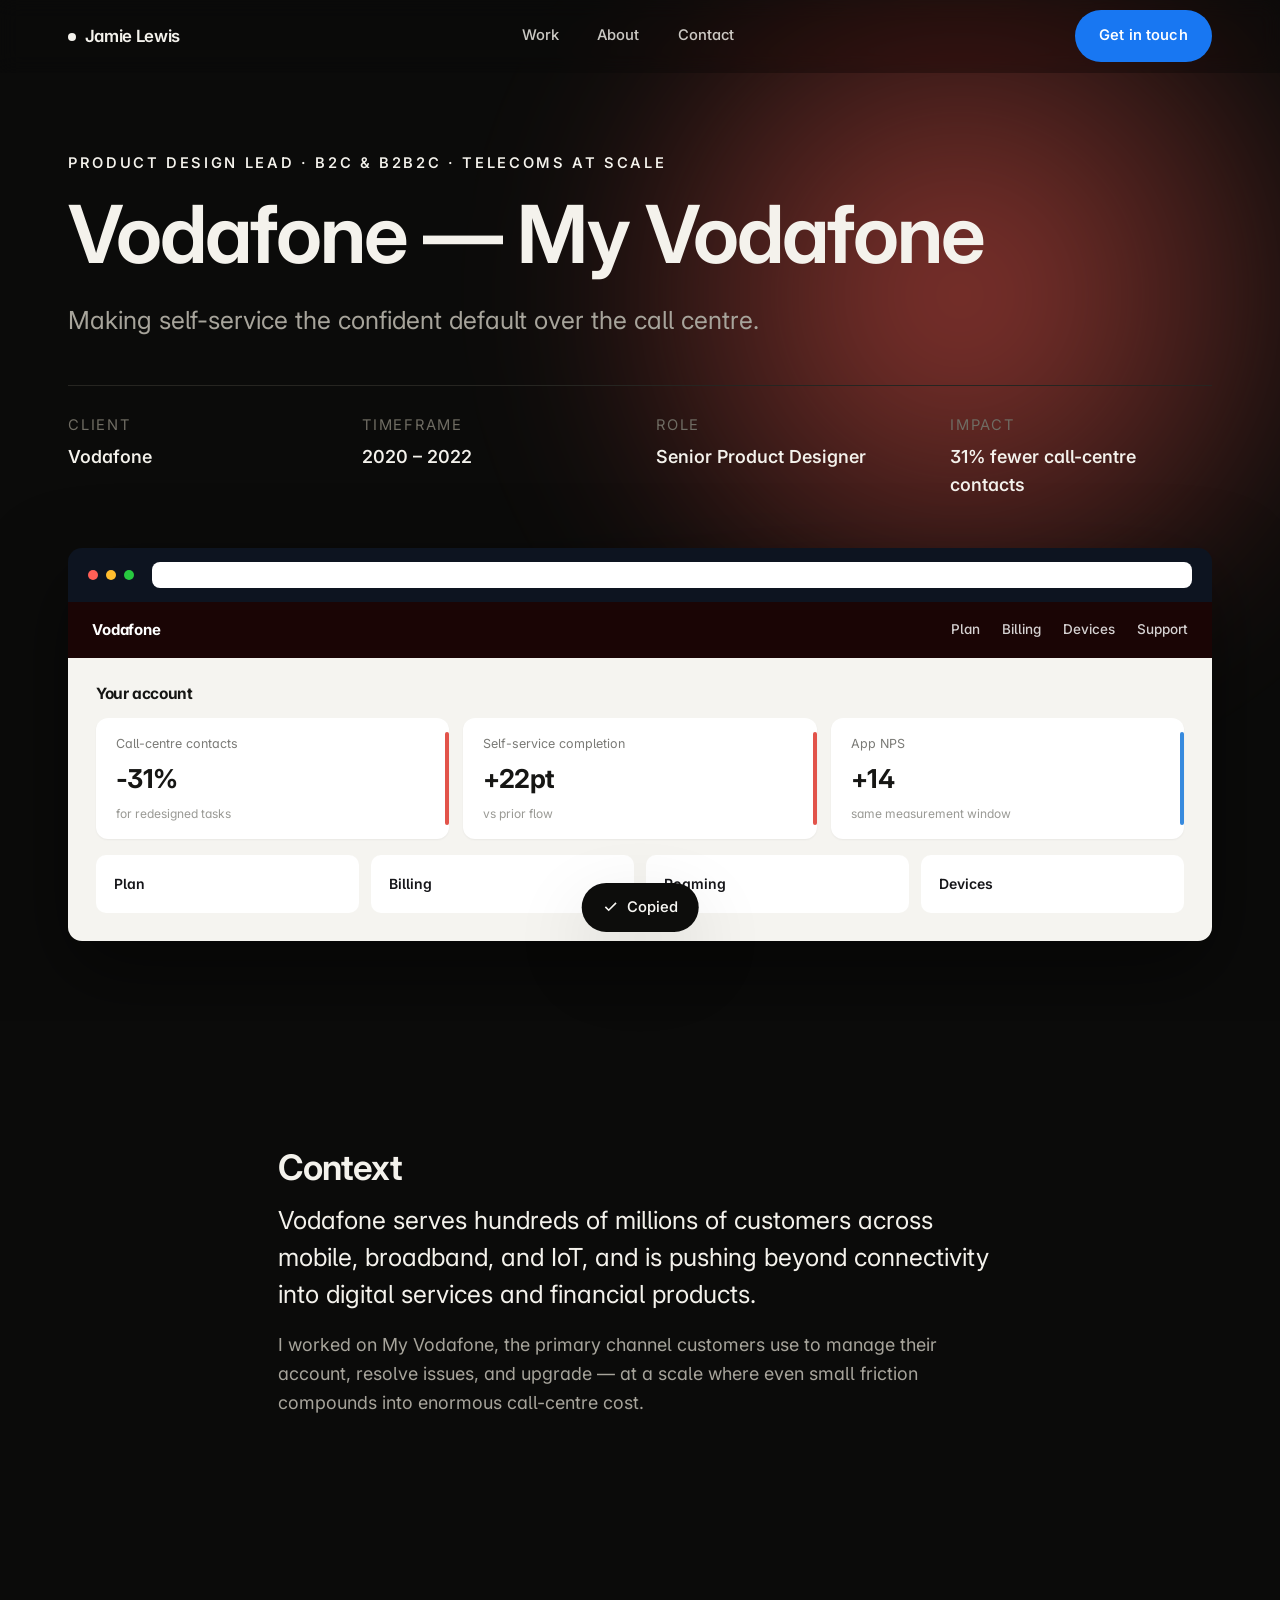
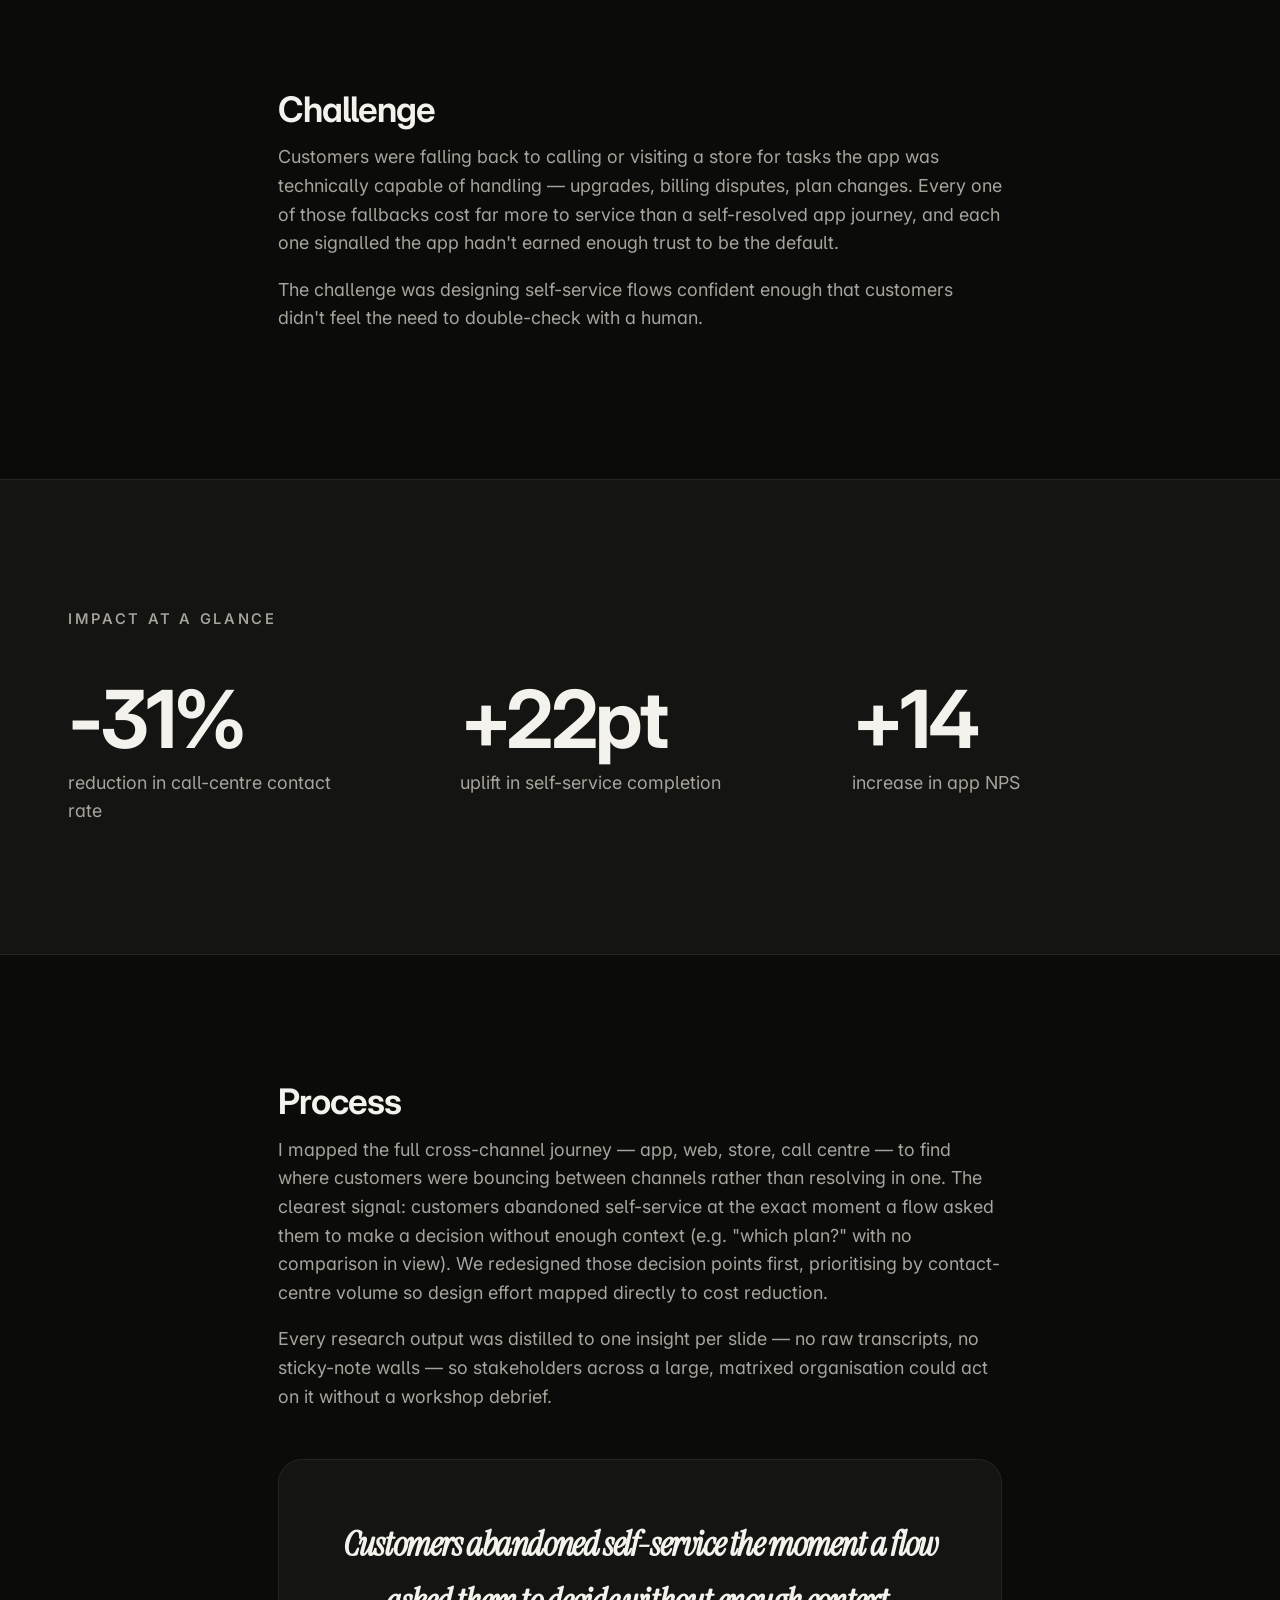
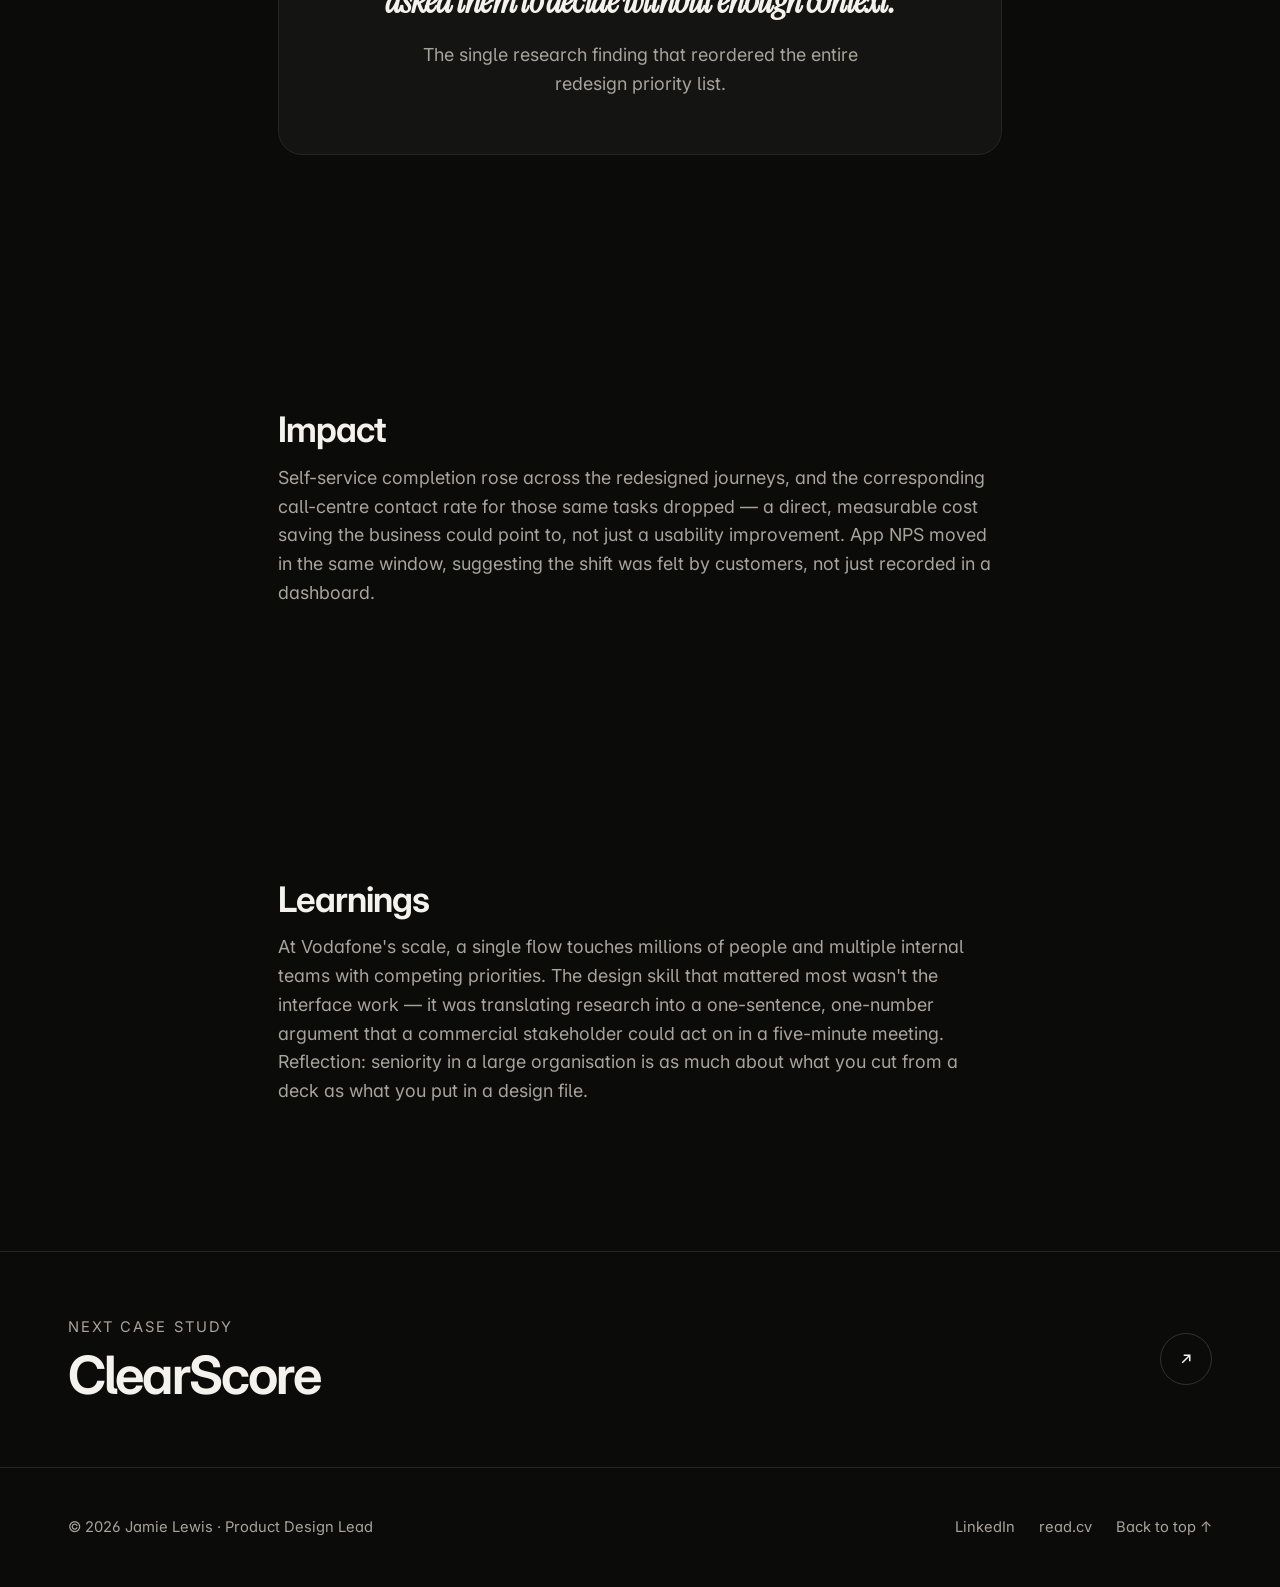
<file: work/vodafone/index.html>
<!DOCTYPE html>
<html lang="en">
<head>
  <meta charset="UTF-8" />
  <meta name="viewport" content="width=device-width, initial-scale=1" />
  <title>Vodafone — My Vodafone · Jamie Lewis</title>
  <meta name="description" content="Making self-service the confident default over the call centre. Product Design Lead, Vodafone — B2C & B2B2C, Telecoms at scale." />
  <link rel="canonical" href="https://jamielewis.design/work/vodafone/" />
  <meta name="theme-color" content="#0b0b0a" />
  <meta property="og:type" content="article" />
  <meta property="og:title" content="Vodafone — My Vodafone · Jamie Lewis" />
  <meta property="og:description" content="Making self-service the confident default over the call centre." />
  <meta property="og:url" content="https://jamielewis.design/work/vodafone/" />
  <meta name="twitter:card" content="summary_large_image" />

  <link rel="preconnect" href="https://fonts.googleapis.com" />
  <link rel="preconnect" href="https://fonts.gstatic.com" crossorigin />
  <link href="https://fonts.googleapis.com/css2?family=Inter:wght@400;500;520;560;600;640;680&family=Instrument+Serif:ital@1&display=swap" rel="stylesheet" />
  <link rel="stylesheet" href="../../assets/css/styles.css" />
  <link rel="icon" href="../../assets/img/favicon.svg" type="image/svg+xml" />
</head>
<body>
  <a class="skip-link" href="#context">Skip to case study</a>

  <header class="site-header">
    <div class="container nav">
      <a class="brand" href="/" aria-label="Jamie Lewis, home">
        <span class="dot" aria-hidden="true"></span> Jamie Lewis
      </a>
      <nav class="nav-links" aria-label="Primary">
        <a class="nav-link ul" href="/#work">Work</a>
        <a class="nav-link ul" href="/#about">About</a>
        <a class="nav-link ul" href="/#contact">Contact</a>
      </nav>
      <a class="btn btn-cta" href="/#contact">Get in touch</a>
    </div>
  </header>

  <main id="top">
    <section class="cs-hero dark-zone">
      <div class="glow" style="background: radial-gradient(circle, #e2534a 0%, rgba(226,83,74,0) 65%);"></div>
      <div class="container cs-hero-inner">
        <p class="eyebrow reveal">Product Design Lead · B2C &amp; B2B2C · Telecoms at Scale</p>
        <h1 class="reveal" data-delay="1">Vodafone — My Vodafone</h1>
        <p class="summary reveal" data-delay="2">Making self-service the confident default over the call centre.</p>

        <div class="cs-facts reveal" data-delay="2">
          <div><div class="k">Client</div><div class="v">Vodafone</div></div>
          <div><div class="k">Timeframe</div><div class="v">2020 – 2022</div></div>
          <div><div class="k">Role</div><div class="v">Senior Product Designer</div></div>
          <div><div class="k">Impact</div><div class="v accent">31% fewer call-centre contacts</div></div>
        </div>

        <div class="mockup reveal" data-delay="3">
          <div class="mockup-chrome"><span class="dot r"></span><span class="dot y"></span><span class="dot g"></span><div class="url"></div></div>
          <div class="mockup-nav" style="background:#1a0505;">
            <span class="product-name">Vodafone</span>
            <div class="links"><span>Plan</span><span>Billing</span><span>Devices</span><span>Support</span></div>
          </div>
          <div class="mockup-body">
            <h4>Your account</h4>
            <div class="stat-mini-row">
              <div class="stat-mini" style="--accent:#e2534a;"><div class="l">Call-centre contacts</div><div class="n">-31%</div><div class="s">for redesigned tasks</div></div>
              <div class="stat-mini" style="--accent:#e2534a;"><div class="l">Self-service completion</div><div class="n">+22pt</div><div class="s">vs prior flow</div></div>
              <div class="stat-mini" style="--accent:#378ade;"><div class="l">App NPS</div><div class="n">+14</div><div class="s">same measurement window</div></div>
            </div>
            <div class="nav-tiles">
              <div class="nav-tile">Plan</div>
              <div class="nav-tile">Billing</div>
              <div class="nav-tile">Roaming</div>
              <div class="nav-tile">Devices</div>
            </div>
          </div>
        </div>
      </div>
    </section>

    <div class="dark-zone">
    <section class="section" id="context">
      <div class="container prose">
        <h2 class="reveal">Context</h2>
        <p class="lead-para reveal" data-delay="1">Vodafone serves hundreds of millions of customers across mobile, broadband, and IoT, and is pushing beyond connectivity into digital services and financial products.</p>
        <p class="reveal" data-delay="2">I worked on My Vodafone, the primary channel customers use to manage their account, resolve issues, and upgrade — at a scale where even small friction compounds into enormous call-centre cost.</p>
      </div>
    </section>

    <section class="section" id="challenge">
      <div class="container prose">
        <h2 class="reveal">Challenge</h2>
        <p class="reveal" data-delay="1">Customers were falling back to calling or visiting a store for tasks the app was technically capable of handling — upgrades, billing disputes, plan changes. Every one of those fallbacks cost far more to service than a self-resolved app journey, and each one signalled the app hadn't earned enough trust to be the default.</p>
        <p class="reveal" data-delay="2">The challenge was designing self-service flows confident enough that customers didn't feel the need to double-check with a human.</p>
      </div>
    </section>

    <section class="section impact-band" id="impact-glance">
      <div class="container">
        <p class="eyebrow reveal">Impact at a glance</p>
        <div class="impact-grid mt-lg">
          <div class="impact-metric reveal"><div class="n">-31%</div><div class="l">reduction in call-centre contact rate</div></div>
          <div class="impact-metric reveal" data-delay="1"><div class="n">+22pt</div><div class="l">uplift in self-service completion</div></div>
          <div class="impact-metric reveal" data-delay="2"><div class="n">+14</div><div class="l">increase in app NPS</div></div>
        </div>
      </div>
    </section>

    <section class="section" id="process">
      <div class="container prose">
        <h2 class="reveal">Process</h2>
        <p class="reveal" data-delay="1">I mapped the full cross-channel journey — app, web, store, call centre — to find where customers were bouncing between channels rather than resolving in one. The clearest signal: customers abandoned self-service at the exact moment a flow asked them to make a decision without enough context (e.g. "which plan?" with no comparison in view). We redesigned those decision points first, prioritising by contact-centre volume so design effort mapped directly to cost reduction.</p>
        <p class="reveal" data-delay="2">Every research output was distilled to one insight per slide — no raw transcripts, no sticky-note walls — so stakeholders across a large, matrixed organisation could act on it without a workshop debrief.</p>
      </div>
      <div class="container narrow mt-lg">
        <div class="insight reveal" data-delay="3">
          <p class="big" style="font-size: var(--step-2); font-family: var(--font-serif); font-style: italic;">Customers abandoned self-service the moment a flow asked them to decide without enough context.</p>
          <p class="cap">The single research finding that reordered the entire redesign priority list.</p>
        </div>
      </div>
    </section>

    <section class="section" id="impact">
      <div class="container prose">
        <h2 class="reveal">Impact</h2>
        <p class="reveal" data-delay="1">Self-service completion rose across the redesigned journeys, and the corresponding call-centre contact rate for those same tasks dropped — a direct, measurable cost saving the business could point to, not just a usability improvement. App NPS moved in the same window, suggesting the shift was felt by customers, not just recorded in a dashboard.</p>
      </div>
    </section>

    <section class="section" id="learnings">
      <div class="container prose">
        <h2 class="reveal">Learnings</h2>
        <p class="reveal" data-delay="1">At Vodafone's scale, a single flow touches millions of people and multiple internal teams with competing priorities. The design skill that mattered most wasn't the interface work — it was translating research into a one-sentence, one-number argument that a commercial stakeholder could act on in a five-minute meeting. Reflection: seniority in a large organisation is as much about what you cut from a deck as what you put in a design file.</p>
      </div>
    </section>

    <section class="next-cs">
      <div class="container">
        <a href="../clearscore/">
          <div><p class="label">Next case study</p><h3>ClearScore</h3></div>
          <span class="work-arrow" aria-hidden="true"><svg viewBox="0 0 24 24" fill="none" stroke="currentColor" stroke-width="2"><path d="M7 17 17 7M9 7h8v8"/></svg></span>
        </a>
      </div>
    </section>
    </div><!-- /.dark-zone -->
  </main>

  <footer class="site-footer dark-zone">
    <div class="container footer-inner">
      <small>© <span id="year">2026</span> Jamie Lewis · Product Design Lead</small>
      <nav class="footer-links" aria-label="Footer">
        <a class="ul" href="https://www.linkedin.com/in/uxjay/" target="_blank" rel="noopener">LinkedIn</a>
        <a class="ul" href="https://read.cv/jamielewis" target="_blank" rel="noopener">read.cv</a>
        <a class="ul" href="#top">Back to top ↑</a>
      </nav>
    </div>
  </footer>

  <div class="toast" id="toast" role="status" aria-live="polite">
    <svg viewBox="0 0 24 24" width="16" height="16" fill="none" stroke="currentColor" stroke-width="2.4" aria-hidden="true"><path d="M20 6 9 17l-5-5"/></svg>
    <span class="toast-msg">Copied</span>
  </div>

  <script src="../../assets/js/main.js" defer></script>
</body>
</html>
</file>
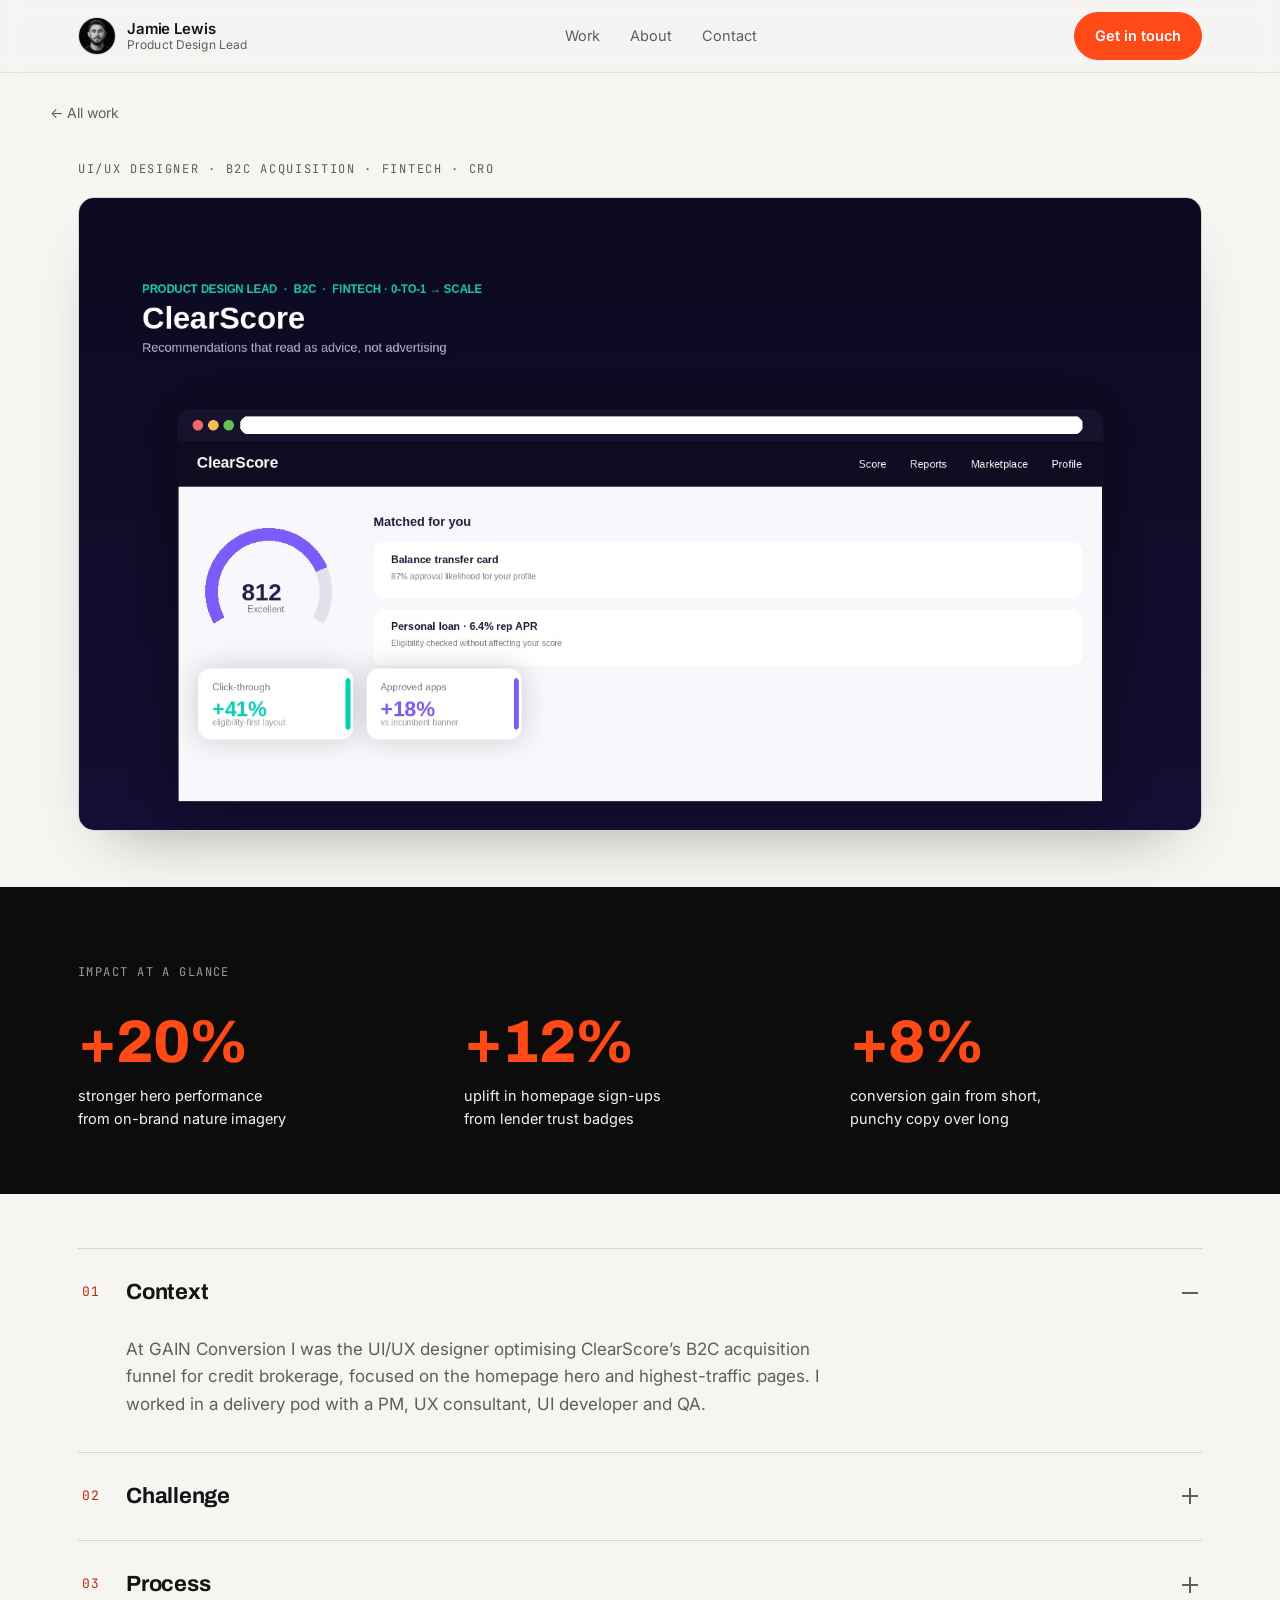
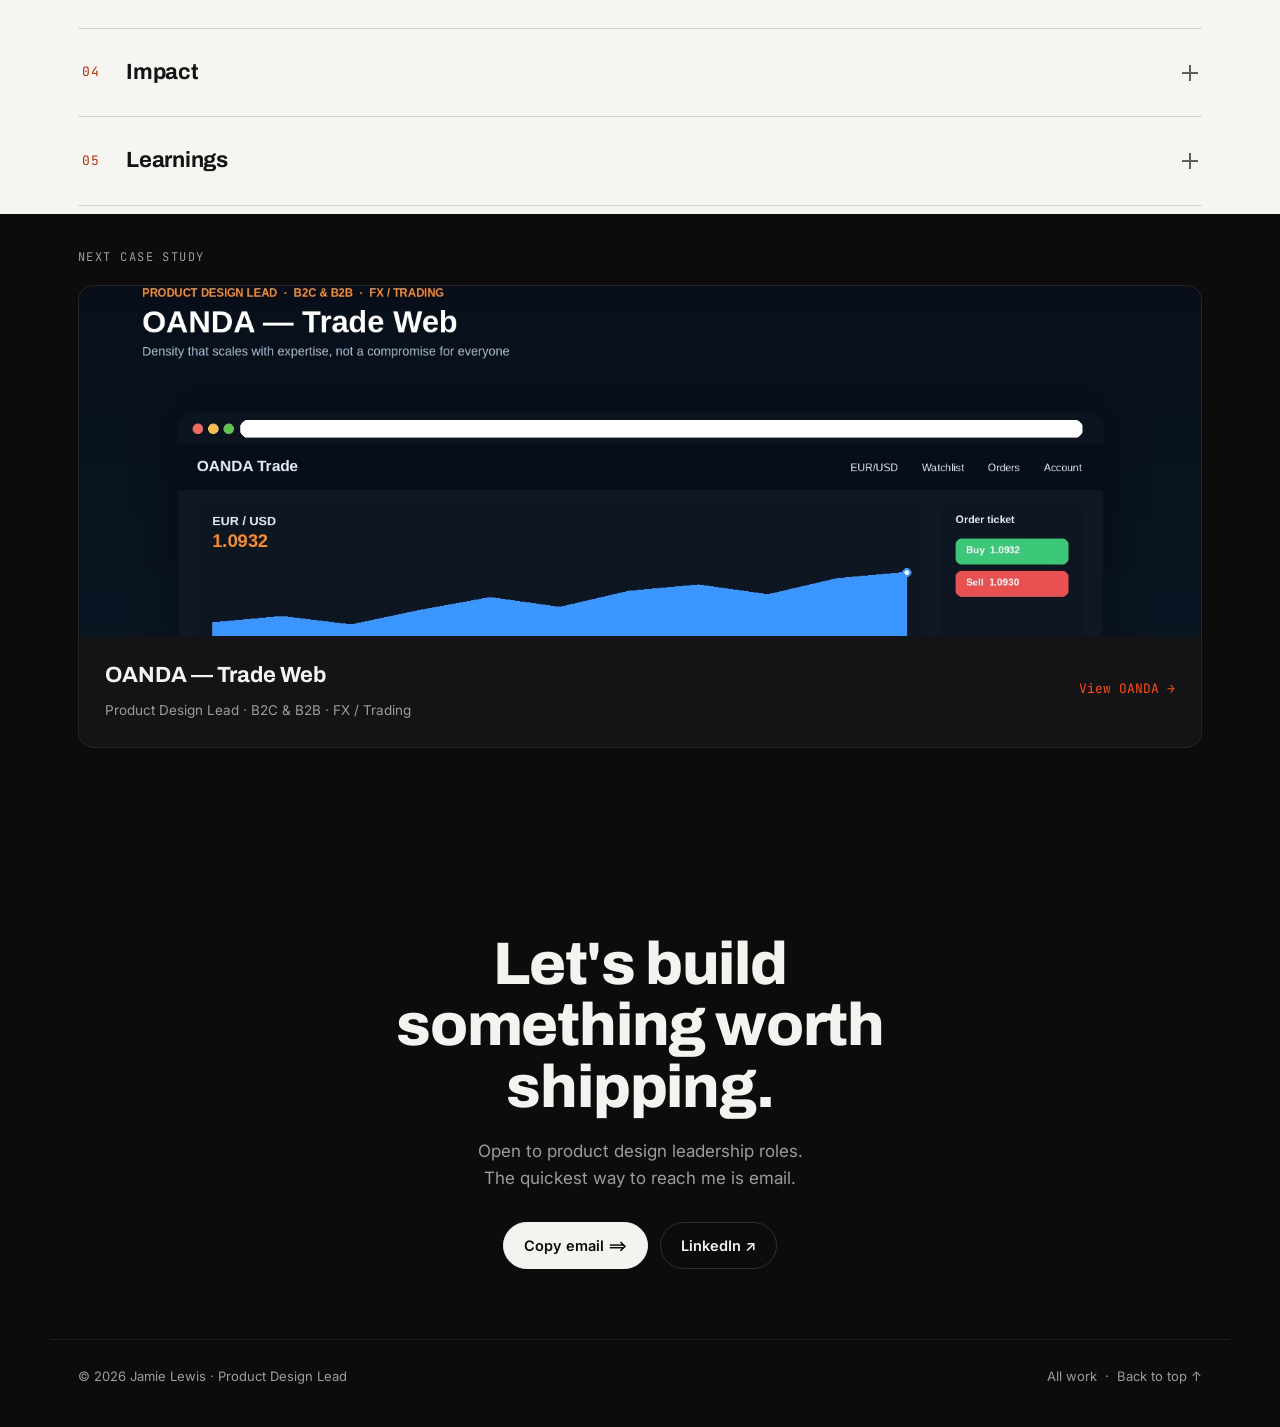
<file: clearscore.html>
<!DOCTYPE html>
<html lang="en">
<head>
<meta charset="UTF-8" />
<meta name="viewport" content="width=device-width, initial-scale=1.0" />
<title>ClearScore — Case study · Jamie Lewis</title>
<meta name="description" content="ClearScore recommendations — case study by Jamie Lewis, Product Design Lead. Recommendations that read as advice, not advertising" />
<meta name="robots" content="index, follow" />
<link rel="icon" href="favicon.ico" sizes="any" />
<link rel="icon" type="image/png" sizes="32x32" href="favicon-32.png" />
<link rel="apple-touch-icon" href="apple-touch-icon.png" />
<meta property="og:title" content="ClearScore — Case study · Jamie Lewis" />
<meta property="og:description" content="Recommendations that read as advice, not advertising" />
<meta property="og:type" content="article" />
<meta property="og:url" content="https://jamielewis.design/clearscore" />
<meta property="og:image" content="https://jamielewis.design/clearscore_banner.jpg" />
<script type="application/ld+json">
{
  "@context":"https://schema.org","@type":"CreativeWork",
  "name":"ClearScore",
  "about":"Recommendations that read as advice, not advertising",
  "author":{"@type":"Person","name":"Jamie Lewis","jobTitle":"Product Design Lead","url":"https://jamielewis.design"},
  "url":"https://jamielewis.design/clearscore"
}
</script>
<link rel="preconnect" href="https://fonts.googleapis.com">
<link rel="preconnect" href="https://fonts.gstatic.com" crossorigin>
<link href="https://fonts.googleapis.com/css2?family=Archivo:wght@500;600;700;800;900&family=Inter:wght@400;500;600&family=JetBrains+Mono:wght@500&display=swap" rel="stylesheet">
<style>
  :root{
    --paper:#F6F5F2;--paper-2:#EFEEEA;--ink:#141414;--ink-2:#5E5E5B;
    --hair:rgba(20,20,20,.14);--hair-soft:rgba(20,20,20,.08);
    --orange:#FF4A17;--orange-ink:#B22E06;
    --night:#0C0C0D;--night-2:#141416;--snow:#F4F3F0;--snow-2:#9C9C98;
    --hair-d:rgba(255,255,255,.14);--hair-d-soft:rgba(255,255,255,.07);
    --maxw:1180px;--measure:720px;--r:16px;--ease:cubic-bezier(.22,.61,.36,1);
  }
  *{box-sizing:border-box;}
  html{scroll-behavior:smooth;}
  body{margin:0;background:var(--paper);color:var(--ink);
    font-family:'Inter',system-ui,-apple-system,sans-serif;font-size:17px;line-height:1.6;
    -webkit-font-smoothing:antialiased;text-rendering:optimizeLegibility;}
  a{color:inherit;text-decoration:none;}
  img,svg{display:block;max-width:100%;}
  ::selection{background:var(--orange);color:#fff;}
  .wrap{max-width:var(--maxw);margin:0 auto;padding:0 28px;}
  .visually-hidden{position:absolute;width:1px;height:1px;padding:0;margin:-1px;overflow:hidden;clip:rect(0 0 0 0);white-space:nowrap;border:0;}
  .eyebrow{font-family:'JetBrains Mono',monospace;font-size:12px;letter-spacing:.14em;text-transform:uppercase;color:var(--ink-2);}
  .display{font-family:'Archivo',sans-serif;font-weight:800;letter-spacing:-.02em;line-height:1.02;margin:0;}
  a:focus-visible,button:focus-visible{outline:2.5px solid var(--orange);outline-offset:3px;border-radius:6px;}
  .skip{position:absolute;left:-999px;top:0;background:var(--ink);color:#fff;padding:10px 16px;z-index:200;}
  .skip:focus{left:12px;top:12px;}
  .ph{color:var(--orange);font-family:'JetBrains Mono',monospace;}
  .nav{position:sticky;top:0;z-index:100;background:rgba(246,245,242,.82);
    backdrop-filter:saturate(1.4) blur(10px);border-bottom:1px solid var(--hair-soft);}
  .nav .row{display:flex;align-items:center;justify-content:space-between;height:72px;}
  .brand{display:flex;align-items:center;gap:11px;}
  .brand .avatar{width:38px;height:38px;border-radius:50%;object-fit:cover;border:1px solid var(--hair);flex:none;}
  .brand-text{display:flex;flex-direction:column;line-height:1.12;}
  .brand-name{font-weight:600;font-size:15px;letter-spacing:-.01em;color:var(--ink);}
  .brand-role{font-weight:400;font-size:12px;color:var(--ink-2);letter-spacing:.01em;}
  .navlinks{display:flex;gap:30px;font-size:14.5px;color:var(--ink-2);}
  .navlinks a:hover{color:var(--ink);}
  .btn{font-family:'Inter';font-size:14.5px;font-weight:600;border:none;cursor:pointer;
    border-radius:999px;padding:11px 20px;transition:transform .18s var(--ease),background .18s;
    display:inline-flex;align-items:center;gap:8px;}
  .btn:active{transform:translateY(1px);}
  @media(max-width:720px){.navlinks{display:none;}}
  .backrow{padding:26px 0 0;}
  .back{font-size:14px;color:var(--ink-2);display:inline-flex;gap:7px;align-items:center;}
  .back:hover{color:var(--ink);}
  .cs-hero{padding:22px 0 0;}
  .cs-banner{margin:18px 0 0;border-radius:var(--r);overflow:hidden;border:1px solid var(--hair);
    box-shadow:0 30px 60px -34px rgba(20,20,20,.4);}
  .cs-banner img{width:100%;height:auto;display:block;}
  .impact{background:var(--night);color:var(--snow);padding:64px 0;margin-top:56px;}
  .impact .lab{font-family:'JetBrains Mono',monospace;font-size:12px;letter-spacing:.12em;text-transform:uppercase;color:var(--snow-2);}
  .impact-grid{display:grid;grid-template-columns:repeat(3,1fr);gap:34px;margin-top:30px;}
  .metric .n{font-family:'Archivo';font-weight:800;font-size:clamp(40px,5.4vw,60px);letter-spacing:-.02em;line-height:1;color:var(--orange);}
  .metric .l{font-size:14.5px;color:var(--snow);margin-top:12px;max-width:24ch;}
  @media(max-width:760px){.impact-grid{grid-template-columns:1fr;gap:26px;}}
  .sec{padding:60px 0;border-bottom:1px solid var(--hair-soft);}
  .sec:last-of-type{border-bottom:none;}
  .sec .kicker{font-family:'JetBrains Mono',monospace;font-size:12px;letter-spacing:.12em;text-transform:uppercase;color:var(--orange-ink);}
  .sec h2{font-family:'Archivo';font-weight:800;letter-spacing:-.02em;font-size:clamp(26px,3.4vw,38px);margin:14px 0 22px;max-width:20ch;}
  .sec p{color:var(--ink-2);max-width:var(--measure);}
  .sec p+p{margin-top:16px;}
  .sec p b{color:var(--ink);font-weight:600;}
  .insight{display:grid;grid-template-columns:1fr;gap:10px;background:var(--night);color:var(--snow);
    border-radius:var(--r);padding:38px 40px;margin-top:34px;max-width:var(--measure);}
  .insight .big{font-family:'Archivo';font-weight:800;font-size:clamp(24px,3vw,32px);letter-spacing:-.01em;line-height:1.15;color:var(--snow);}
  .insight .big em{color:var(--orange);font-style:normal;}
  .insight .cap{font-size:14px;color:var(--snow-2);font-family:'JetBrains Mono',monospace;letter-spacing:.06em;text-transform:uppercase;}
  .next{background:var(--night);color:var(--snow);padding:22px 0 96px;}
  .next .lab{font-family:'JetBrains Mono',monospace;font-size:12px;letter-spacing:.12em;text-transform:uppercase;color:var(--snow-2);margin-bottom:18px;}
  .next-card{display:block;border-radius:var(--r);overflow:hidden;background:var(--night-2);
    border:1px solid var(--hair-d-soft);transition:transform .3s var(--ease),border-color .3s;}
  .next-card:hover{transform:translateY(-5px);border-color:var(--hair-d);}
  .next-banner{aspect-ratio:16/5;overflow:hidden;}
  .next-banner img{width:100%;height:100%;object-fit:cover;object-position:center 30%;}
  .next-body{padding:22px 26px 26px;display:flex;justify-content:space-between;align-items:center;gap:20px;flex-wrap:wrap;}
  .next-body h3{font-family:'Archivo';font-weight:700;font-size:22px;margin:0;color:var(--snow);}
  .next-body .r{font-size:13.5px;color:var(--snow-2);margin-top:6px;}
  .next-go{font-family:'JetBrains Mono',monospace;font-size:13px;color:var(--orange);white-space:nowrap;}
  .foot{background:var(--night);color:var(--snow);padding:90px 0 40px;text-align:center;}
  .foot h2{font-size:clamp(34px,5vw,60px);color:var(--snow);max-width:16ch;margin:0 auto;}
  .foot p{color:var(--snow-2);margin:20px auto 30px;max-width:40ch;font-size:17px;}
  .foot .cta-row{display:flex;gap:12px;justify-content:center;flex-wrap:wrap;}
  .foot .btn-ghost{color:var(--snow);border-color:var(--hair-d);}
  .foot .btn-ghost:hover{background:rgba(255,255,255,.06);}
  .foot .btn-snow{background:var(--snow);color:var(--night);}
  .footbar{max-width:var(--maxw);margin:70px auto 0;padding:26px 28px 0;border-top:1px solid var(--hair-d-soft);
    display:flex;justify-content:space-between;gap:16px;flex-wrap:wrap;font-size:13px;color:var(--snow-2);}
  .footbar a:hover{color:var(--snow);}
  .toast{position:fixed;bottom:24px;left:50%;transform:translate(-50%,20px);background:var(--ink);color:#fff;
    padding:12px 20px;border-radius:999px;font-size:14px;opacity:0;pointer-events:none;transition:.3s var(--ease);z-index:300;}
  .toast.show{opacity:1;transform:translate(-50%,0);}
  /* ============================================================
     BUTTON HOVER BEHAVIOUR — single source of truth
     Primary: ::before wipes left→right (black fill, orange text/border
     on hover), clipped by overflow:hidden + isolation on .btn so there's
     no stray fill at rest and no lag after the cursor leaves.
     Secondary: no fill — just a stroke colour change on hover.
     ============================================================ */
  .btn{position:relative;overflow:hidden;isolation:isolate;
    transition:color .28s var(--ease),border-color .28s var(--ease),transform .18s var(--ease);}
  .btn-orange{background:var(--orange);color:#fff;border:1px solid var(--orange);}
  .btn-orange::before{content:"";position:absolute;inset:0;z-index:-1;background:#000;
    transform:scaleX(0);transform-origin:left;transition:transform .4s var(--ease);}
  .btn-orange:hover,.btn-orange:focus-visible{color:var(--orange);border-color:var(--orange);}
  .btn-orange:hover::before,.btn-orange:focus-visible::before{transform:scaleX(1);}
  .btn-ghost{background:transparent;color:var(--ink);border:1px solid var(--hair);}
  .btn-ghost:hover,.btn-ghost:focus-visible{border-color:var(--ink);background:rgba(20,20,20,.04);}
  .hero .btn-ghost,.foot .btn-ghost{color:var(--snow);border-color:var(--hair-d);background:transparent;}
  .hero .btn-ghost:hover,.hero .btn-ghost:focus-visible,
  .foot .btn-ghost:hover,.foot .btn-ghost:focus-visible{border-color:#fff;background:rgba(255,255,255,.06);}
  .foot .btn-snow{background:var(--snow);color:var(--night);border:1px solid var(--snow);}
  .foot .btn-snow::before{content:"";position:absolute;inset:0;z-index:-1;background:#000;
    transform:scaleX(0);transform-origin:left;transition:transform .4s var(--ease);}
  .foot .btn-snow:hover,.foot .btn-snow:focus-visible{color:var(--orange);border-color:var(--orange);}
  .foot .btn-snow:hover::before,.foot .btn-snow:focus-visible::before{transform:scaleX(1);}
  @media(prefers-reduced-motion:reduce){
    .btn{transition:color .28s,border-color .28s;}
    .btn-orange::before,.foot .btn-snow::before{transition:none;}
  }
  /* ---------- case-study accordions (no large section headers) ---------- */
  .cs-sections{padding:54px 0 8px;}
  .acc{border-top:1px solid var(--hair);}
  .acc:last-of-type{border-bottom:1px solid var(--hair);}
  .acc summary{list-style:none;cursor:pointer;display:flex;align-items:center;gap:18px;
    padding:26px 4px;user-select:none;transition:color .2s var(--ease);}
  .acc summary::-webkit-details-marker{display:none;}
  .acc summary:hover{color:var(--orange-ink);}
  .acc summary:hover .acc-plus::before,.acc summary:hover .acc-plus::after{background:var(--orange-ink);}
  .acc-ix{font-family:'JetBrains Mono',monospace;font-size:13px;color:var(--orange-ink);
    letter-spacing:.05em;flex:none;width:26px;}
  .acc-h{font-family:'Archivo',sans-serif;font-weight:700;font-size:clamp(18px,2.1vw,22px);
    letter-spacing:-.01em;color:var(--ink);}
  .acc-plus{margin-left:auto;position:relative;width:16px;height:16px;flex:none;}
  .acc-plus::before,.acc-plus::after{content:"";position:absolute;background:var(--ink-2);
    transition:transform .3s var(--ease),opacity .3s var(--ease),background .2s;}
  .acc-plus::before{top:7px;left:0;width:16px;height:2px;}
  .acc-plus::after{left:7px;top:0;width:2px;height:16px;}
  .acc[open] .acc-plus::after{transform:rotate(90deg);opacity:0;}
  .acc-body{padding:0 4px 34px 48px;max-width:calc(var(--measure) + 48px);}
  .acc-body p{color:var(--ink-2);margin:0;}
  .acc-body p+p{margin-top:16px;}
  .acc-body p b{color:var(--ink);font-weight:600;}
  .acc-body .insight{margin-top:26px;}
  .acc[open] .acc-body{animation:accIn .34s var(--ease);}
  @keyframes accIn{from{opacity:0;transform:translateY(-4px);}to{opacity:1;transform:none;}}
  @media(max-width:600px){.acc-body{padding-left:4px;}.acc summary{gap:12px;}}
  @media(prefers-reduced-motion:reduce){.acc[open] .acc-body{animation:none;}}
</style>
</head>
<body id="top">
<a href="#context" class="skip">Skip to content</a>
<header class="nav">
  <div class="wrap row">
    <a href="index.html" class="brand" aria-label="Jamie Lewis — Product Design Lead">
      <img class="avatar" src="jamie.jpg" alt="Jamie Lewis" width="38" height="38" />
      <span class="brand-text">
        <span class="brand-name">Jamie Lewis</span>
        <span class="brand-role">Product Design Lead</span>
      </span>
    </a>
    <nav class="navlinks">
      <a href="index.html#work">Work</a>
      <a href="index.html#about">About</a>
      <a href="index.html#contact">Contact</a>
    </nav>
    <a href="index.html#contact" class="btn btn-orange">Get in touch</a>
  </div>
</header>
<main>
  <div class="wrap backrow"><a href="index.html#work" class="back">&larr; All work</a></div>
  <section class="cs-hero">
    <div class="wrap">
      <h1 class="visually-hidden">ClearScore — Recommendations that read as advice, not advertising</h1>
      <p class="eyebrow">UI/UX Designer · B2C acquisition · Fintech · CRO</p>
      <div class="cs-banner"><img src="clearscore_banner.jpg" alt="ClearScore case study — Recommendations that read as advice, not advertising" /></div>
    </div>
  </section>
  <section class="impact">
    <div class="wrap">
      <p class="lab">Impact at a glance</p>
      <div class="impact-grid">
        <div class="metric"><div class="n">+20%</div><div class="l">stronger hero performance from on-brand nature imagery</div></div>
        <div class="metric"><div class="n">+12%</div><div class="l">uplift in homepage sign-ups from lender trust badges</div></div>
        <div class="metric"><div class="n">+8%</div><div class="l">conversion gain from short, punchy copy over long</div></div>
      </div>
    </div>
  </section>
    <section class="cs-sections">
    <div class="wrap">
    <details class="acc" id="context" open>
      <summary><span class="acc-ix">01</span><span class="acc-h">Context</span><span class="acc-plus" aria-hidden="true"></span></summary>
      <div class="acc-body">
        <p>At GAIN Conversion I was the UI/UX designer optimising ClearScore&rsquo;s B2C acquisition funnel for credit brokerage, focused on the homepage hero and highest-traffic pages. I worked in a delivery pod with a PM, UX consultant, UI developer and QA.</p>
      </div>
    </details>
    <details class="acc" id="challenge">
      <summary><span class="acc-ix">02</span><span class="acc-h">Challenge</span><span class="acc-plus" aria-hidden="true"></span></summary>
      <div class="acc-body">
        <p>The brief was simple and unforgiving: lift sign-ups. Traffic was overwhelmingly <b>mobile</b>, the brand leaned on distinctive natural imagery, and every idea had to earn its place through a live 6&ndash;8 week experiment &mdash; no opinions, only results.</p>
      </div>
    </details>
    <details class="acc" id="process">
      <summary><span class="acc-ix">03</span><span class="acc-h">Process</span><span class="acc-plus" aria-hidden="true"></span></summary>
      <div class="acc-body">
        <p>I studied the traffic first, confirmed mobile dominance, and optimised every targeted hero <b>mobile-first</b>. We tested moving-image versus still backgrounds, and leaned into ClearScore&rsquo;s recognisable mountains, lakes and forests to evoke calm and reinforce brand. We ran experiments on button copy, H1/H2 wording, and added lender logo badges beneath the hero for trust.</p>
        <p>When the UX consultant pushed wordy headlines, I pushed back &mdash; my read was that length would cost conversion. So we tested it.</p>
        <div class="insight">
          <div class="cap">Short vs long &mdash; tested, not assumed</div>
          <div class="big">Explainers lost to vibes. <em>Short, motivational copy beat long, wordy copy by 8%.</em></div>
        </div>
      </div>
    </details>
    <details class="acc" id="impact">
      <summary><span class="acc-ix">04</span><span class="acc-h">Impact</span><span class="acc-plus" aria-hidden="true"></span></summary>
      <div class="acc-body">
        <p>On-brand nature imagery outperformed image-less heroes by <b>20%</b>. Lender trust badges below the hero drove a <b>12% uplift</b> in homepage sign-ups. And the short-copy call I&rsquo;d argued for won by <b>8%</b> &mdash; instinct, then validated.</p>
      </div>
    </details>
    <details class="acc" id="learnings">
      <summary><span class="acc-ix">05</span><span class="acc-h">Learnings</span><span class="acc-plus" aria-hidden="true"></span></summary>
      <div class="acc-body">
        <p>The result I&rsquo;m proudest of wasn&rsquo;t a number &mdash; it was learning when to trust a design instinct and how to make it safe: voice the conviction, then let the test settle it.</p>
        <p>On-brand emotion converts, trust signals belong close to the ask, and when the data says mobile, everything is mobile-first. Seniority, here, was the confidence to disagree and the humility to prove it.</p>
      </div>
    </details>
    </div>
  </section>
  <section class="next">
    <div class="wrap">
      <p class="lab">Next case study</p>
      <a class="next-card" href="oanda.html">
        <div class="next-banner"><img src="oanda_banner.jpg" alt="OANDA — Trade Web" /></div>
        <div class="next-body">
          <div><h3>OANDA — Trade Web</h3><div class="r">Product Design Lead · B2C &amp; B2B · FX / Trading</div></div>
          <span class="next-go">View OANDA &rarr;</span>
        </div>
      </a>
    </div>
  </section>
</main>
<section class="foot" id="contact">
  <div class="wrap">
    <h2 class="display">Let's build something worth shipping.</h2>
    <p>Open to product design leadership roles.<br>The quickest way to reach me is email.</p>
    <div class="cta-row">
      <button class="btn btn-snow" data-copy="Post.jwl@gmail.com">Copy email &#10233;</button>
      <a href="https://www.linkedin.com/in/uxjay/" class="btn btn-ghost" target="_blank" rel="noopener">LinkedIn &#8599;</a>
    </div>
  </div>
  <div class="footbar">
    <span>&copy; 2026 Jamie Lewis &middot; Product Design Lead</span>
    <span><a href="index.html#work">All work</a> &nbsp;&middot;&nbsp; <a href="#top">Back to top &#8593;</a></span>
  </div>
</section>
<div class="toast" id="toast">Email copied</div>
<script>
  // deep-link: open the accordion matching the URL hash
  function openHash(){const h=location.hash.slice(1);if(!h)return;const el=document.getElementById(h);if(el&&el.tagName.toLowerCase()==='details'){el.open=true;el.scrollIntoView({behavior:'smooth',block:'start'});}}
  window.addEventListener('hashchange',openHash);openHash();

  const toast=document.getElementById('toast');
  document.querySelectorAll('[data-copy]').forEach(btn=>{
    btn.addEventListener('click',async()=>{
      const val=btn.getAttribute('data-copy');
      try{await navigator.clipboard.writeText(val);}
      catch(e){const t=document.createElement('textarea');t.value=val;document.body.appendChild(t);t.select();document.execCommand('copy');t.remove();}
      toast.textContent=val+' copied';toast.classList.add('show');
      setTimeout(()=>toast.classList.remove('show'),1800);
    });
  });
</script>
</body>
</html>
</file>
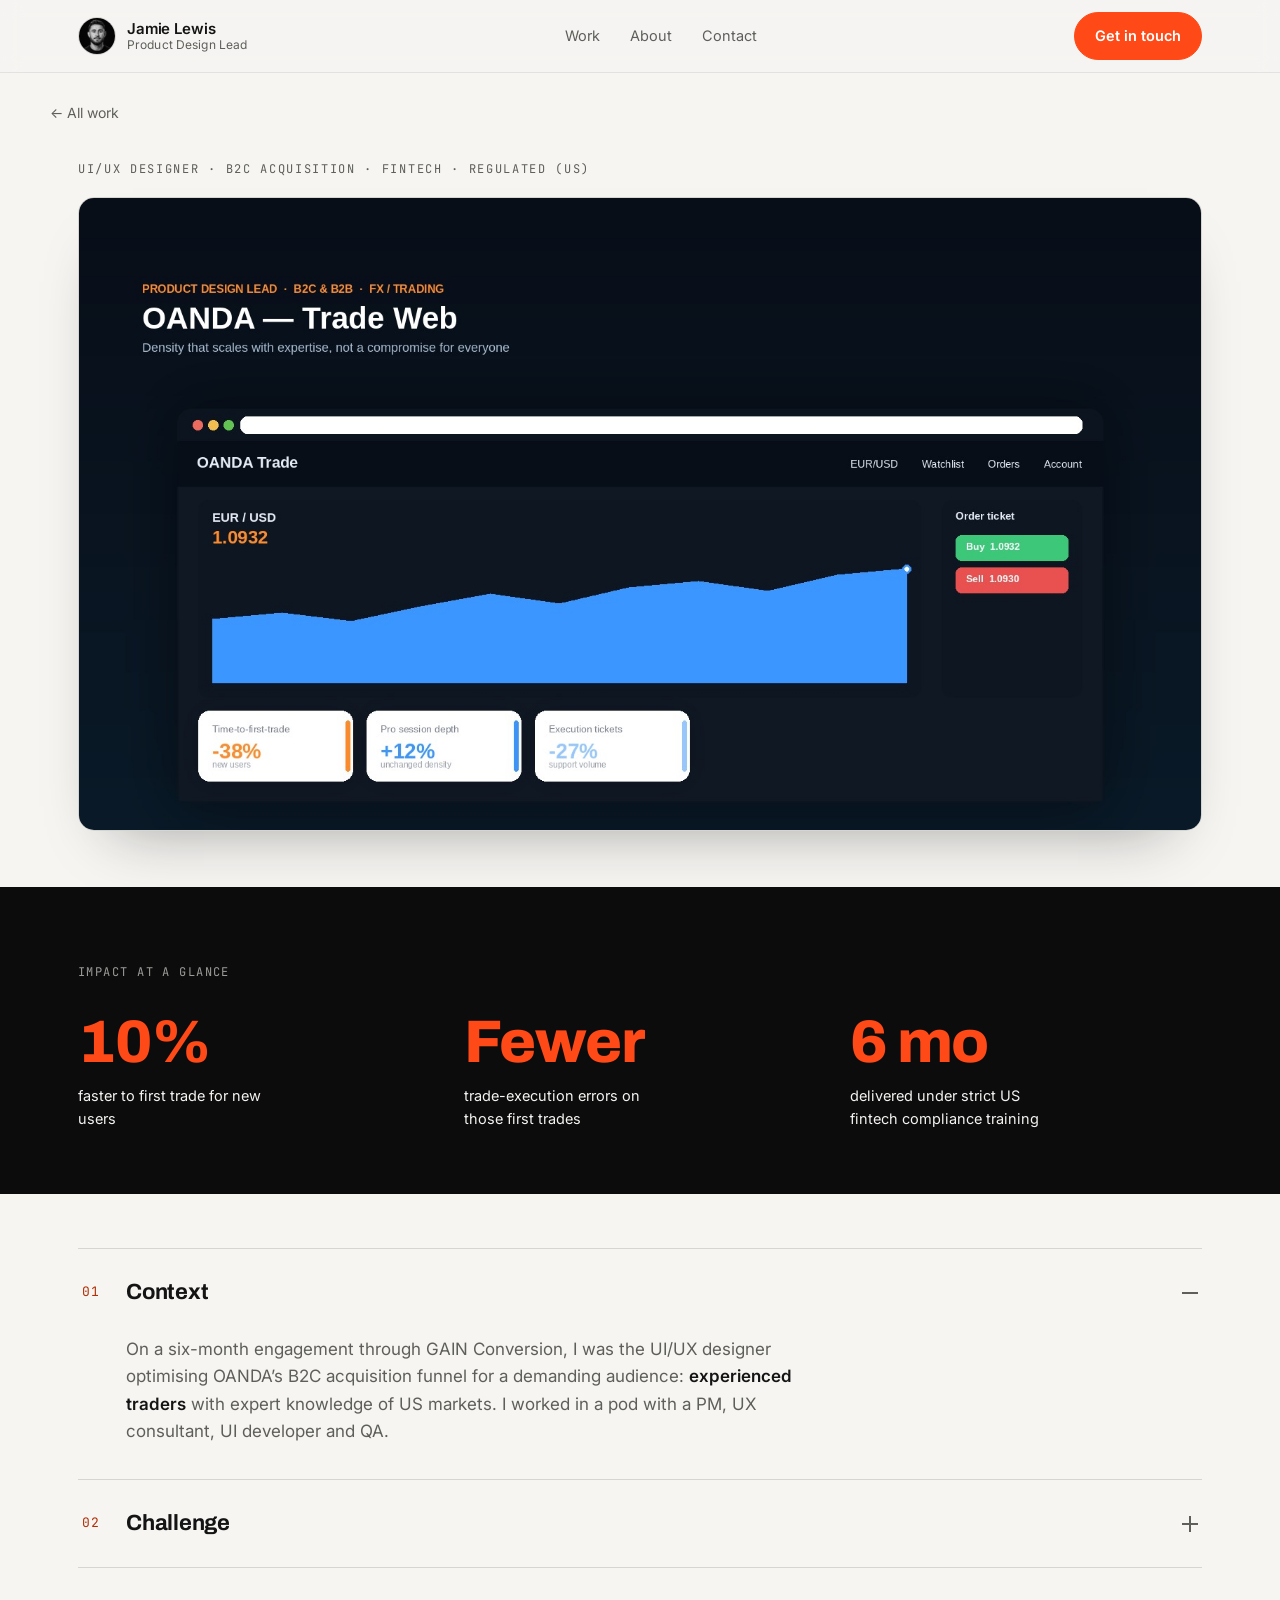
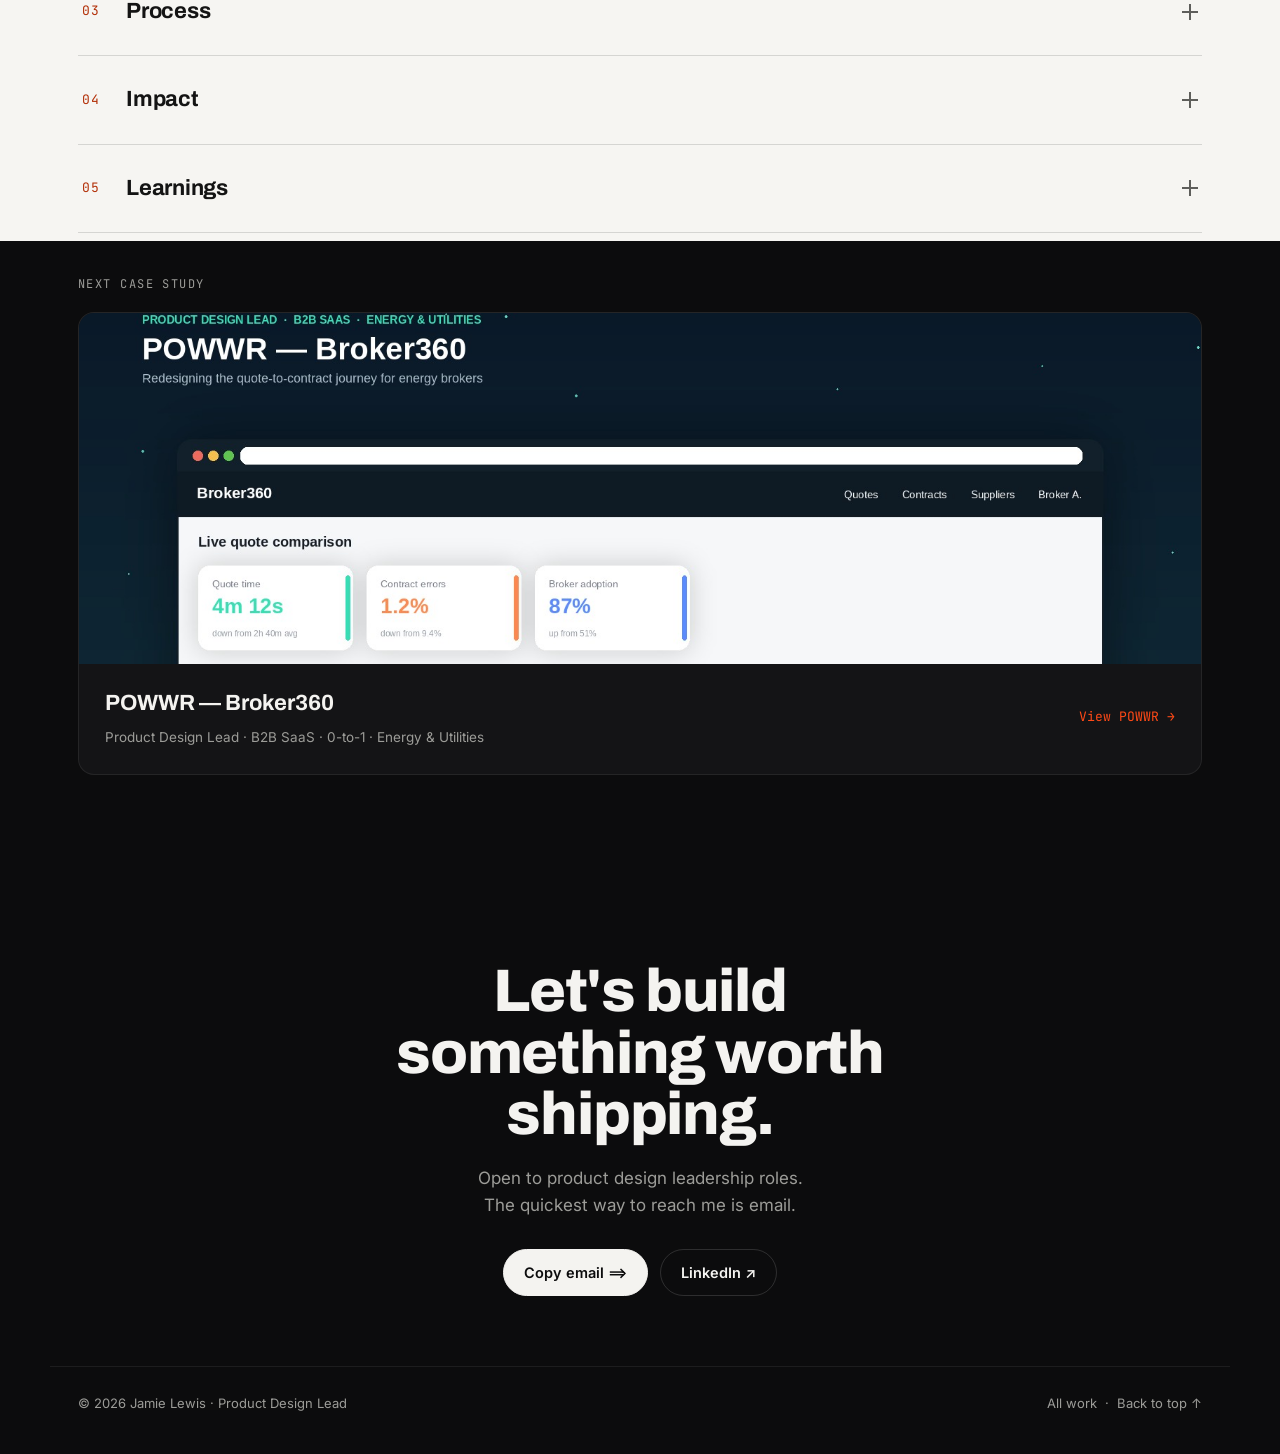
<file: oanda.html>
<!DOCTYPE html>
<html lang="en">
<head>
<meta charset="UTF-8" />
<meta name="viewport" content="width=device-width, initial-scale=1.0" />
<title>OANDA — Trade Web — Case study · Jamie Lewis</title>
<meta name="description" content="OANDA Trade Web — case study by Jamie Lewis, Product Design Lead. Density that scales with expertise, not a compromise for everyone" />
<meta name="robots" content="index, follow" />
<link rel="icon" href="favicon.ico" sizes="any" />
<link rel="icon" type="image/png" sizes="32x32" href="favicon-32.png" />
<link rel="apple-touch-icon" href="apple-touch-icon.png" />
<meta property="og:title" content="OANDA — Trade Web — Case study · Jamie Lewis" />
<meta property="og:description" content="Density that scales with expertise, not a compromise for everyone" />
<meta property="og:type" content="article" />
<meta property="og:url" content="https://jamielewis.design/oanda" />
<meta property="og:image" content="https://jamielewis.design/oanda_banner.jpg" />
<script type="application/ld+json">
{
  "@context":"https://schema.org","@type":"CreativeWork",
  "name":"OANDA — Trade Web",
  "about":"Density that scales with expertise, not a compromise for everyone",
  "author":{"@type":"Person","name":"Jamie Lewis","jobTitle":"Product Design Lead","url":"https://jamielewis.design"},
  "url":"https://jamielewis.design/oanda"
}
</script>
<link rel="preconnect" href="https://fonts.googleapis.com">
<link rel="preconnect" href="https://fonts.gstatic.com" crossorigin>
<link href="https://fonts.googleapis.com/css2?family=Archivo:wght@500;600;700;800;900&family=Inter:wght@400;500;600&family=JetBrains+Mono:wght@500&display=swap" rel="stylesheet">
<style>
  :root{
    --paper:#F6F5F2;--paper-2:#EFEEEA;--ink:#141414;--ink-2:#5E5E5B;
    --hair:rgba(20,20,20,.14);--hair-soft:rgba(20,20,20,.08);
    --orange:#FF4A17;--orange-ink:#B22E06;
    --night:#0C0C0D;--night-2:#141416;--snow:#F4F3F0;--snow-2:#9C9C98;
    --hair-d:rgba(255,255,255,.14);--hair-d-soft:rgba(255,255,255,.07);
    --maxw:1180px;--measure:720px;--r:16px;--ease:cubic-bezier(.22,.61,.36,1);
  }
  *{box-sizing:border-box;}
  html{scroll-behavior:smooth;}
  body{margin:0;background:var(--paper);color:var(--ink);
    font-family:'Inter',system-ui,-apple-system,sans-serif;font-size:17px;line-height:1.6;
    -webkit-font-smoothing:antialiased;text-rendering:optimizeLegibility;}
  a{color:inherit;text-decoration:none;}
  img,svg{display:block;max-width:100%;}
  ::selection{background:var(--orange);color:#fff;}
  .wrap{max-width:var(--maxw);margin:0 auto;padding:0 28px;}
  .visually-hidden{position:absolute;width:1px;height:1px;padding:0;margin:-1px;overflow:hidden;clip:rect(0 0 0 0);white-space:nowrap;border:0;}
  .eyebrow{font-family:'JetBrains Mono',monospace;font-size:12px;letter-spacing:.14em;text-transform:uppercase;color:var(--ink-2);}
  .display{font-family:'Archivo',sans-serif;font-weight:800;letter-spacing:-.02em;line-height:1.02;margin:0;}
  a:focus-visible,button:focus-visible{outline:2.5px solid var(--orange);outline-offset:3px;border-radius:6px;}
  .skip{position:absolute;left:-999px;top:0;background:var(--ink);color:#fff;padding:10px 16px;z-index:200;}
  .skip:focus{left:12px;top:12px;}
  .ph{color:var(--orange);font-family:'JetBrains Mono',monospace;}
  .nav{position:sticky;top:0;z-index:100;background:rgba(246,245,242,.82);
    backdrop-filter:saturate(1.4) blur(10px);border-bottom:1px solid var(--hair-soft);}
  .nav .row{display:flex;align-items:center;justify-content:space-between;height:72px;}
  .brand{display:flex;align-items:center;gap:11px;}
  .brand .avatar{width:38px;height:38px;border-radius:50%;object-fit:cover;border:1px solid var(--hair);flex:none;}
  .brand-text{display:flex;flex-direction:column;line-height:1.12;}
  .brand-name{font-weight:600;font-size:15px;letter-spacing:-.01em;color:var(--ink);}
  .brand-role{font-weight:400;font-size:12px;color:var(--ink-2);letter-spacing:.01em;}
  .navlinks{display:flex;gap:30px;font-size:14.5px;color:var(--ink-2);}
  .navlinks a:hover{color:var(--ink);}
  .btn{font-family:'Inter';font-size:14.5px;font-weight:600;border:none;cursor:pointer;
    border-radius:999px;padding:11px 20px;transition:transform .18s var(--ease),background .18s;
    display:inline-flex;align-items:center;gap:8px;}
  .btn:active{transform:translateY(1px);}
  @media(max-width:720px){.navlinks{display:none;}}
  .backrow{padding:26px 0 0;}
  .back{font-size:14px;color:var(--ink-2);display:inline-flex;gap:7px;align-items:center;}
  .back:hover{color:var(--ink);}
  .cs-hero{padding:22px 0 0;}
  .cs-banner{margin:18px 0 0;border-radius:var(--r);overflow:hidden;border:1px solid var(--hair);
    box-shadow:0 30px 60px -34px rgba(20,20,20,.4);}
  .cs-banner img{width:100%;height:auto;display:block;}
  .impact{background:var(--night);color:var(--snow);padding:64px 0;margin-top:56px;}
  .impact .lab{font-family:'JetBrains Mono',monospace;font-size:12px;letter-spacing:.12em;text-transform:uppercase;color:var(--snow-2);}
  .impact-grid{display:grid;grid-template-columns:repeat(3,1fr);gap:34px;margin-top:30px;}
  .metric .n{font-family:'Archivo';font-weight:800;font-size:clamp(40px,5.4vw,60px);letter-spacing:-.02em;line-height:1;color:var(--orange);}
  .metric .l{font-size:14.5px;color:var(--snow);margin-top:12px;max-width:24ch;}
  @media(max-width:760px){.impact-grid{grid-template-columns:1fr;gap:26px;}}
  .sec{padding:60px 0;border-bottom:1px solid var(--hair-soft);}
  .sec:last-of-type{border-bottom:none;}
  .sec .kicker{font-family:'JetBrains Mono',monospace;font-size:12px;letter-spacing:.12em;text-transform:uppercase;color:var(--orange-ink);}
  .sec h2{font-family:'Archivo';font-weight:800;letter-spacing:-.02em;font-size:clamp(26px,3.4vw,38px);margin:14px 0 22px;max-width:20ch;}
  .sec p{color:var(--ink-2);max-width:var(--measure);}
  .sec p+p{margin-top:16px;}
  .sec p b{color:var(--ink);font-weight:600;}
  .insight{display:grid;grid-template-columns:1fr;gap:10px;background:var(--night);color:var(--snow);
    border-radius:var(--r);padding:38px 40px;margin-top:34px;max-width:var(--measure);}
  .insight .big{font-family:'Archivo';font-weight:800;font-size:clamp(24px,3vw,32px);letter-spacing:-.01em;line-height:1.15;color:var(--snow);}
  .insight .big em{color:var(--orange);font-style:normal;}
  .insight .cap{font-size:14px;color:var(--snow-2);font-family:'JetBrains Mono',monospace;letter-spacing:.06em;text-transform:uppercase;}
  .next{background:var(--night);color:var(--snow);padding:22px 0 96px;}
  .next .lab{font-family:'JetBrains Mono',monospace;font-size:12px;letter-spacing:.12em;text-transform:uppercase;color:var(--snow-2);margin-bottom:18px;}
  .next-card{display:block;border-radius:var(--r);overflow:hidden;background:var(--night-2);
    border:1px solid var(--hair-d-soft);transition:transform .3s var(--ease),border-color .3s;}
  .next-card:hover{transform:translateY(-5px);border-color:var(--hair-d);}
  .next-banner{aspect-ratio:16/5;overflow:hidden;}
  .next-banner img{width:100%;height:100%;object-fit:cover;object-position:center 30%;}
  .next-body{padding:22px 26px 26px;display:flex;justify-content:space-between;align-items:center;gap:20px;flex-wrap:wrap;}
  .next-body h3{font-family:'Archivo';font-weight:700;font-size:22px;margin:0;color:var(--snow);}
  .next-body .r{font-size:13.5px;color:var(--snow-2);margin-top:6px;}
  .next-go{font-family:'JetBrains Mono',monospace;font-size:13px;color:var(--orange);white-space:nowrap;}
  .foot{background:var(--night);color:var(--snow);padding:90px 0 40px;text-align:center;}
  .foot h2{font-size:clamp(34px,5vw,60px);color:var(--snow);max-width:16ch;margin:0 auto;}
  .foot p{color:var(--snow-2);margin:20px auto 30px;max-width:40ch;font-size:17px;}
  .foot .cta-row{display:flex;gap:12px;justify-content:center;flex-wrap:wrap;}
  .foot .btn-ghost{color:var(--snow);border-color:var(--hair-d);}
  .foot .btn-ghost:hover{background:rgba(255,255,255,.06);}
  .foot .btn-snow{background:var(--snow);color:var(--night);}
  .footbar{max-width:var(--maxw);margin:70px auto 0;padding:26px 28px 0;border-top:1px solid var(--hair-d-soft);
    display:flex;justify-content:space-between;gap:16px;flex-wrap:wrap;font-size:13px;color:var(--snow-2);}
  .footbar a:hover{color:var(--snow);}
  .toast{position:fixed;bottom:24px;left:50%;transform:translate(-50%,20px);background:var(--ink);color:#fff;
    padding:12px 20px;border-radius:999px;font-size:14px;opacity:0;pointer-events:none;transition:.3s var(--ease);z-index:300;}
  .toast.show{opacity:1;transform:translate(-50%,0);}
  /* ============================================================
     BUTTON HOVER BEHAVIOUR — single source of truth
     Primary: ::before wipes left→right (black fill, orange text/border
     on hover), clipped by overflow:hidden + isolation on .btn so there's
     no stray fill at rest and no lag after the cursor leaves.
     Secondary: no fill — just a stroke colour change on hover.
     ============================================================ */
  .btn{position:relative;overflow:hidden;isolation:isolate;
    transition:color .28s var(--ease),border-color .28s var(--ease),transform .18s var(--ease);}
  .btn-orange{background:var(--orange);color:#fff;border:1px solid var(--orange);}
  .btn-orange::before{content:"";position:absolute;inset:0;z-index:-1;background:#000;
    transform:scaleX(0);transform-origin:left;transition:transform .4s var(--ease);}
  .btn-orange:hover,.btn-orange:focus-visible{color:var(--orange);border-color:var(--orange);}
  .btn-orange:hover::before,.btn-orange:focus-visible::before{transform:scaleX(1);}
  .btn-ghost{background:transparent;color:var(--ink);border:1px solid var(--hair);}
  .btn-ghost:hover,.btn-ghost:focus-visible{border-color:var(--ink);background:rgba(20,20,20,.04);}
  .hero .btn-ghost,.foot .btn-ghost{color:var(--snow);border-color:var(--hair-d);background:transparent;}
  .hero .btn-ghost:hover,.hero .btn-ghost:focus-visible,
  .foot .btn-ghost:hover,.foot .btn-ghost:focus-visible{border-color:#fff;background:rgba(255,255,255,.06);}
  .foot .btn-snow{background:var(--snow);color:var(--night);border:1px solid var(--snow);}
  .foot .btn-snow::before{content:"";position:absolute;inset:0;z-index:-1;background:#000;
    transform:scaleX(0);transform-origin:left;transition:transform .4s var(--ease);}
  .foot .btn-snow:hover,.foot .btn-snow:focus-visible{color:var(--orange);border-color:var(--orange);}
  .foot .btn-snow:hover::before,.foot .btn-snow:focus-visible::before{transform:scaleX(1);}
  @media(prefers-reduced-motion:reduce){
    .btn{transition:color .28s,border-color .28s;}
    .btn-orange::before,.foot .btn-snow::before{transition:none;}
  }
  /* ---------- case-study accordions (no large section headers) ---------- */
  .cs-sections{padding:54px 0 8px;}
  .acc{border-top:1px solid var(--hair);}
  .acc:last-of-type{border-bottom:1px solid var(--hair);}
  .acc summary{list-style:none;cursor:pointer;display:flex;align-items:center;gap:18px;
    padding:26px 4px;user-select:none;transition:color .2s var(--ease);}
  .acc summary::-webkit-details-marker{display:none;}
  .acc summary:hover{color:var(--orange-ink);}
  .acc summary:hover .acc-plus::before,.acc summary:hover .acc-plus::after{background:var(--orange-ink);}
  .acc-ix{font-family:'JetBrains Mono',monospace;font-size:13px;color:var(--orange-ink);
    letter-spacing:.05em;flex:none;width:26px;}
  .acc-h{font-family:'Archivo',sans-serif;font-weight:700;font-size:clamp(18px,2.1vw,22px);
    letter-spacing:-.01em;color:var(--ink);}
  .acc-plus{margin-left:auto;position:relative;width:16px;height:16px;flex:none;}
  .acc-plus::before,.acc-plus::after{content:"";position:absolute;background:var(--ink-2);
    transition:transform .3s var(--ease),opacity .3s var(--ease),background .2s;}
  .acc-plus::before{top:7px;left:0;width:16px;height:2px;}
  .acc-plus::after{left:7px;top:0;width:2px;height:16px;}
  .acc[open] .acc-plus::after{transform:rotate(90deg);opacity:0;}
  .acc-body{padding:0 4px 34px 48px;max-width:calc(var(--measure) + 48px);}
  .acc-body p{color:var(--ink-2);margin:0;}
  .acc-body p+p{margin-top:16px;}
  .acc-body p b{color:var(--ink);font-weight:600;}
  .acc-body .insight{margin-top:26px;}
  .acc[open] .acc-body{animation:accIn .34s var(--ease);}
  @keyframes accIn{from{opacity:0;transform:translateY(-4px);}to{opacity:1;transform:none;}}
  @media(max-width:600px){.acc-body{padding-left:4px;}.acc summary{gap:12px;}}
  @media(prefers-reduced-motion:reduce){.acc[open] .acc-body{animation:none;}}
</style>
</head>
<body id="top">
<a href="#context" class="skip">Skip to content</a>
<header class="nav">
  <div class="wrap row">
    <a href="index.html" class="brand" aria-label="Jamie Lewis — Product Design Lead">
      <img class="avatar" src="jamie.jpg" alt="Jamie Lewis" width="38" height="38" />
      <span class="brand-text">
        <span class="brand-name">Jamie Lewis</span>
        <span class="brand-role">Product Design Lead</span>
      </span>
    </a>
    <nav class="navlinks">
      <a href="index.html#work">Work</a>
      <a href="index.html#about">About</a>
      <a href="index.html#contact">Contact</a>
    </nav>
    <a href="index.html#contact" class="btn btn-orange">Get in touch</a>
  </div>
</header>
<main>
  <div class="wrap backrow"><a href="index.html#work" class="back">&larr; All work</a></div>
  <section class="cs-hero">
    <div class="wrap">
      <h1 class="visually-hidden">OANDA — Trade Web — Density that scales with expertise, not a compromise for everyone</h1>
      <p class="eyebrow">UI/UX Designer · B2C acquisition · Fintech · Regulated (US)</p>
      <div class="cs-banner"><img src="oanda_banner.jpg" alt="OANDA — Trade Web case study — Density that scales with expertise, not a compromise for everyone" /></div>
    </div>
  </section>
  <section class="impact">
    <div class="wrap">
      <p class="lab">Impact at a glance</p>
      <div class="impact-grid">
        <div class="metric"><div class="n">10%</div><div class="l">faster to first trade for new users</div></div>
        <div class="metric"><div class="n">Fewer</div><div class="l">trade-execution errors on those first trades</div></div>
        <div class="metric"><div class="n">6&nbsp;mo</div><div class="l">delivered under strict US fintech compliance training</div></div>
      </div>
    </div>
  </section>
    <section class="cs-sections">
    <div class="wrap">
    <details class="acc" id="context" open>
      <summary><span class="acc-ix">01</span><span class="acc-h">Context</span><span class="acc-plus" aria-hidden="true"></span></summary>
      <div class="acc-body">
        <p>On a six-month engagement through GAIN Conversion, I was the UI/UX designer optimising OANDA&rsquo;s B2C acquisition funnel for a demanding audience: <b>experienced traders</b> with expert knowledge of US markets. I worked in a pod with a PM, UX consultant, UI developer and QA.</p>
      </div>
    </details>
    <details class="acc" id="challenge">
      <summary><span class="acc-ix">02</span><span class="acc-h">Challenge</span><span class="acc-plus" aria-hidden="true"></span></summary>
      <div class="acc-body">
        <p>This was regulated fintech at its strictest. We completed <b>US compliance training</b> to work on the funnel at all &mdash; and I couldn&rsquo;t touch any component carrying brand ambassador Robert Lewandowski&rsquo;s image. That confined testing to lower-traffic pages with stock imagery, where thin traffic makes statistically valid A/B results genuinely hard to win.</p>
      </div>
    </details>
    <details class="acc" id="process">
      <summary><span class="acc-ix">03</span><span class="acc-h">Process</span><span class="acc-plus" aria-hidden="true"></span></summary>
      <div class="acc-body">
        <p>We ran on a biweekly rhythm: presenting research insights, pitching experiment concepts for runway approval, and reviewing in-flight A/B performance. I designed within tight compliance and imagery constraints, optimising the pages I could touch and building experiments robust enough to <b>read signal from limited traffic</b>.</p>
        <div class="insight">
          <div class="cap">The real constraint</div>
          <div class="big">Expert traders don&rsquo;t need persuading &mdash; they need speed and confidence. <em>The win was removing friction, not adding motivation.</em></div>
        </div>
      </div>
    </details>
    <details class="acc" id="impact">
      <summary><span class="acc-ix">04</span><span class="acc-h">Impact</span><span class="acc-plus" aria-hidden="true"></span></summary>
      <div class="acc-body">
        <p>New users reached their <b>first trade 10% faster</b>, with <b>fewer execution errors</b> along the way &mdash; a meaningful result on a funnel where every change had to clear compliance and prove itself on low-traffic pages.</p>
      </div>
    </details>
    <details class="acc" id="learnings">
      <summary><span class="acc-ix">05</span><span class="acc-h">Learnings</span><span class="acc-plus" aria-hidden="true"></span></summary>
      <div class="acc-body">
        <p>Constraint is a design brief in disguise. Locked out of the highest-traffic, highest-impact components, I learned to extract clean signal from thin traffic and to treat compliance not as a blocker but as a fixed edge of the canvas.</p>
        <p>Designing for experts also reframed the job: for a savvy audience, <em>clarity and speed beat persuasion</em> every time.</p>
      </div>
    </details>
    </div>
  </section>
  <section class="next">
    <div class="wrap">
      <p class="lab">Next case study</p>
      <a class="next-card" href="powwr.html">
        <div class="next-banner"><img src="powwr_banner.jpg" alt="POWWR — Broker360" /></div>
        <div class="next-body">
          <div><h3>POWWR — Broker360</h3><div class="r">Product Design Lead · B2B SaaS · 0-to-1 · Energy &amp; Utilities</div></div>
          <span class="next-go">View POWWR &rarr;</span>
        </div>
      </a>
    </div>
  </section>
</main>
<section class="foot" id="contact">
  <div class="wrap">
    <h2 class="display">Let's build something worth shipping.</h2>
    <p>Open to product design leadership roles.<br>The quickest way to reach me is email.</p>
    <div class="cta-row">
      <button class="btn btn-snow" data-copy="Post.jwl@gmail.com">Copy email &#10233;</button>
      <a href="https://www.linkedin.com/in/uxjay/" class="btn btn-ghost" target="_blank" rel="noopener">LinkedIn &#8599;</a>
    </div>
  </div>
  <div class="footbar">
    <span>&copy; 2026 Jamie Lewis &middot; Product Design Lead</span>
    <span><a href="index.html#work">All work</a> &nbsp;&middot;&nbsp; <a href="#top">Back to top &#8593;</a></span>
  </div>
</section>
<div class="toast" id="toast">Email copied</div>
<script>
  // deep-link: open the accordion matching the URL hash
  function openHash(){const h=location.hash.slice(1);if(!h)return;const el=document.getElementById(h);if(el&&el.tagName.toLowerCase()==='details'){el.open=true;el.scrollIntoView({behavior:'smooth',block:'start'});}}
  window.addEventListener('hashchange',openHash);openHash();

  const toast=document.getElementById('toast');
  document.querySelectorAll('[data-copy]').forEach(btn=>{
    btn.addEventListener('click',async()=>{
      const val=btn.getAttribute('data-copy');
      try{await navigator.clipboard.writeText(val);}
      catch(e){const t=document.createElement('textarea');t.value=val;document.body.appendChild(t);t.select();document.execCommand('copy');t.remove();}
      toast.textContent=val+' copied';toast.classList.add('show');
      setTimeout(()=>toast.classList.remove('show'),1800);
    });
  });
</script>
</body>
</html>
</file>
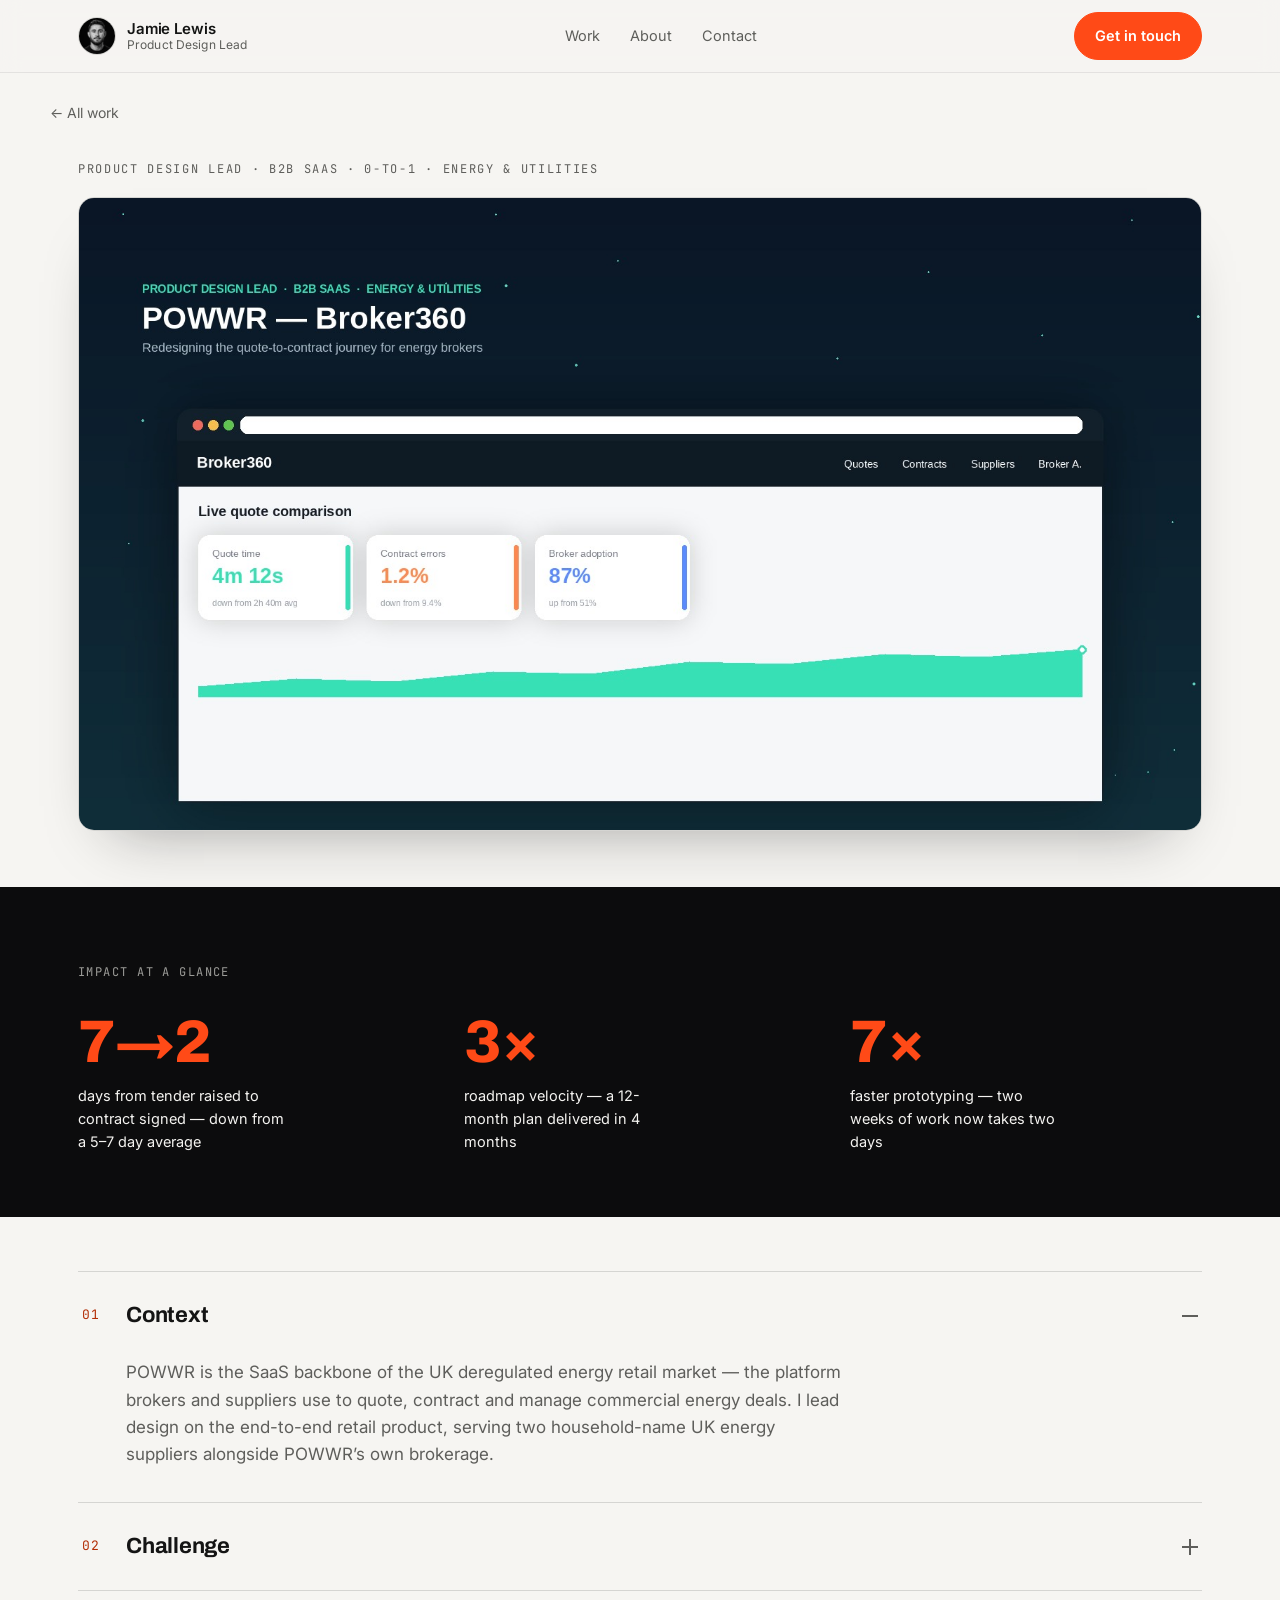
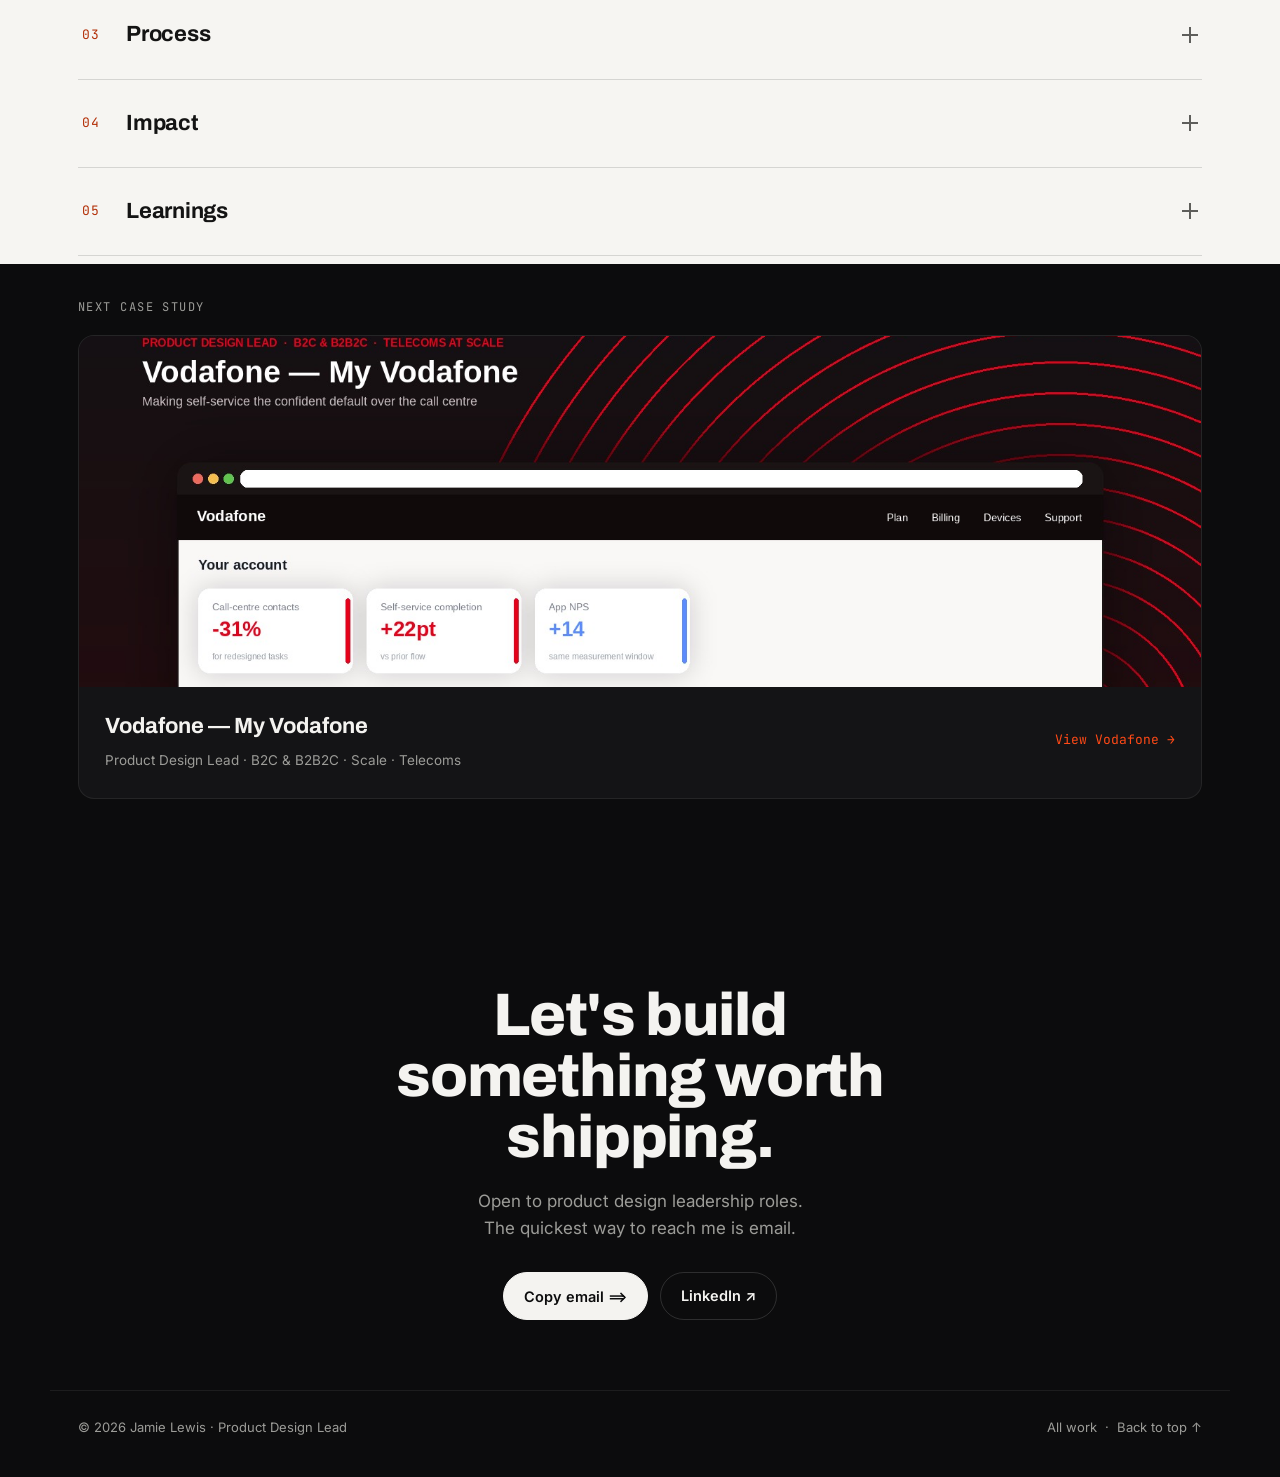
<file: powwr.html>
<!DOCTYPE html>
<html lang="en">
<head>
<meta charset="UTF-8" />
<meta name="viewport" content="width=device-width, initial-scale=1.0" />
<title>POWWR — Broker360 — Case study · Jamie Lewis</title>
<meta name="description" content="POWWR Broker360 — case study by Jamie Lewis, Product Design Lead. Redesigning the quote-to-contract journey for energy brokers" />
<meta name="robots" content="index, follow" />
<link rel="icon" href="favicon.ico" sizes="any" />
<link rel="icon" type="image/png" sizes="32x32" href="favicon-32.png" />
<link rel="apple-touch-icon" href="apple-touch-icon.png" />
<meta property="og:title" content="POWWR — Broker360 — Case study · Jamie Lewis" />
<meta property="og:description" content="Redesigning the quote-to-contract journey for energy brokers" />
<meta property="og:type" content="article" />
<meta property="og:url" content="https://jamielewis.design/powwr" />
<meta property="og:image" content="https://jamielewis.design/powwr_banner.jpg" />
<script type="application/ld+json">
{
  "@context":"https://schema.org","@type":"CreativeWork",
  "name":"POWWR — Broker360",
  "about":"Redesigning the quote-to-contract journey for energy brokers",
  "author":{"@type":"Person","name":"Jamie Lewis","jobTitle":"Product Design Lead","url":"https://jamielewis.design"},
  "url":"https://jamielewis.design/powwr"
}
</script>
<link rel="preconnect" href="https://fonts.googleapis.com">
<link rel="preconnect" href="https://fonts.gstatic.com" crossorigin>
<link href="https://fonts.googleapis.com/css2?family=Archivo:wght@500;600;700;800;900&family=Inter:wght@400;500;600&family=JetBrains+Mono:wght@500&display=swap" rel="stylesheet">
<style>
  :root{
    --paper:#F6F5F2;--paper-2:#EFEEEA;--ink:#141414;--ink-2:#5E5E5B;
    --hair:rgba(20,20,20,.14);--hair-soft:rgba(20,20,20,.08);
    --orange:#FF4A17;--orange-ink:#B22E06;
    --night:#0C0C0D;--night-2:#141416;--snow:#F4F3F0;--snow-2:#9C9C98;
    --hair-d:rgba(255,255,255,.14);--hair-d-soft:rgba(255,255,255,.07);
    --maxw:1180px;--measure:720px;--r:16px;--ease:cubic-bezier(.22,.61,.36,1);
  }
  *{box-sizing:border-box;}
  html{scroll-behavior:smooth;}
  body{margin:0;background:var(--paper);color:var(--ink);
    font-family:'Inter',system-ui,-apple-system,sans-serif;font-size:17px;line-height:1.6;
    -webkit-font-smoothing:antialiased;text-rendering:optimizeLegibility;}
  a{color:inherit;text-decoration:none;}
  img,svg{display:block;max-width:100%;}
  ::selection{background:var(--orange);color:#fff;}
  .wrap{max-width:var(--maxw);margin:0 auto;padding:0 28px;}
  .visually-hidden{position:absolute;width:1px;height:1px;padding:0;margin:-1px;overflow:hidden;clip:rect(0 0 0 0);white-space:nowrap;border:0;}
  .eyebrow{font-family:'JetBrains Mono',monospace;font-size:12px;letter-spacing:.14em;text-transform:uppercase;color:var(--ink-2);}
  .display{font-family:'Archivo',sans-serif;font-weight:800;letter-spacing:-.02em;line-height:1.02;margin:0;}
  a:focus-visible,button:focus-visible{outline:2.5px solid var(--orange);outline-offset:3px;border-radius:6px;}
  .skip{position:absolute;left:-999px;top:0;background:var(--ink);color:#fff;padding:10px 16px;z-index:200;}
  .skip:focus{left:12px;top:12px;}
  .ph{color:var(--orange);font-family:'JetBrains Mono',monospace;}
  .nav{position:sticky;top:0;z-index:100;background:rgba(246,245,242,.82);
    backdrop-filter:saturate(1.4) blur(10px);border-bottom:1px solid var(--hair-soft);}
  .nav .row{display:flex;align-items:center;justify-content:space-between;height:72px;}
  .brand{display:flex;align-items:center;gap:11px;}
  .brand .avatar{width:38px;height:38px;border-radius:50%;object-fit:cover;border:1px solid var(--hair);flex:none;}
  .brand-text{display:flex;flex-direction:column;line-height:1.12;}
  .brand-name{font-weight:600;font-size:15px;letter-spacing:-.01em;color:var(--ink);}
  .brand-role{font-weight:400;font-size:12px;color:var(--ink-2);letter-spacing:.01em;}
  .navlinks{display:flex;gap:30px;font-size:14.5px;color:var(--ink-2);}
  .navlinks a:hover{color:var(--ink);}
  .btn{font-family:'Inter';font-size:14.5px;font-weight:600;border:none;cursor:pointer;
    border-radius:999px;padding:11px 20px;transition:transform .18s var(--ease),background .18s;
    display:inline-flex;align-items:center;gap:8px;}
  .btn:active{transform:translateY(1px);}
  @media(max-width:720px){.navlinks{display:none;}}
  .backrow{padding:26px 0 0;}
  .back{font-size:14px;color:var(--ink-2);display:inline-flex;gap:7px;align-items:center;}
  .back:hover{color:var(--ink);}
  .cs-hero{padding:22px 0 0;}
  .cs-banner{margin:18px 0 0;border-radius:var(--r);overflow:hidden;border:1px solid var(--hair);
    box-shadow:0 30px 60px -34px rgba(20,20,20,.4);}
  .cs-banner img{width:100%;height:auto;display:block;}
  .impact{background:var(--night);color:var(--snow);padding:64px 0;margin-top:56px;}
  .impact .lab{font-family:'JetBrains Mono',monospace;font-size:12px;letter-spacing:.12em;text-transform:uppercase;color:var(--snow-2);}
  .impact-grid{display:grid;grid-template-columns:repeat(3,1fr);gap:34px;margin-top:30px;}
  .metric .n{font-family:'Archivo';font-weight:800;font-size:clamp(40px,5.4vw,60px);letter-spacing:-.02em;line-height:1;color:var(--orange);}
  .metric .l{font-size:14.5px;color:var(--snow);margin-top:12px;max-width:24ch;}
  @media(max-width:760px){.impact-grid{grid-template-columns:1fr;gap:26px;}}
  .sec{padding:60px 0;border-bottom:1px solid var(--hair-soft);}
  .sec:last-of-type{border-bottom:none;}
  .sec .kicker{font-family:'JetBrains Mono',monospace;font-size:12px;letter-spacing:.12em;text-transform:uppercase;color:var(--orange-ink);}
  .sec h2{font-family:'Archivo';font-weight:800;letter-spacing:-.02em;font-size:clamp(26px,3.4vw,38px);margin:14px 0 22px;max-width:20ch;}
  .sec p{color:var(--ink-2);max-width:var(--measure);}
  .sec p+p{margin-top:16px;}
  .sec p b{color:var(--ink);font-weight:600;}
  .insight{display:grid;grid-template-columns:1fr;gap:10px;background:var(--night);color:var(--snow);
    border-radius:var(--r);padding:38px 40px;margin-top:34px;max-width:var(--measure);}
  .insight .big{font-family:'Archivo';font-weight:800;font-size:clamp(24px,3vw,32px);letter-spacing:-.01em;line-height:1.15;color:var(--snow);}
  .insight .big em{color:var(--orange);font-style:normal;}
  .insight .cap{font-size:14px;color:var(--snow-2);font-family:'JetBrains Mono',monospace;letter-spacing:.06em;text-transform:uppercase;}
  .next{background:var(--night);color:var(--snow);padding:22px 0 96px;}
  .next .lab{font-family:'JetBrains Mono',monospace;font-size:12px;letter-spacing:.12em;text-transform:uppercase;color:var(--snow-2);margin-bottom:18px;}
  .next-card{display:block;border-radius:var(--r);overflow:hidden;background:var(--night-2);
    border:1px solid var(--hair-d-soft);transition:transform .3s var(--ease),border-color .3s;}
  .next-card:hover{transform:translateY(-5px);border-color:var(--hair-d);}
  .next-banner{aspect-ratio:16/5;overflow:hidden;}
  .next-banner img{width:100%;height:100%;object-fit:cover;object-position:center 30%;}
  .next-body{padding:22px 26px 26px;display:flex;justify-content:space-between;align-items:center;gap:20px;flex-wrap:wrap;}
  .next-body h3{font-family:'Archivo';font-weight:700;font-size:22px;margin:0;color:var(--snow);}
  .next-body .r{font-size:13.5px;color:var(--snow-2);margin-top:6px;}
  .next-go{font-family:'JetBrains Mono',monospace;font-size:13px;color:var(--orange);white-space:nowrap;}
  .foot{background:var(--night);color:var(--snow);padding:90px 0 40px;text-align:center;}
  .foot h2{font-size:clamp(34px,5vw,60px);color:var(--snow);max-width:16ch;margin:0 auto;}
  .foot p{color:var(--snow-2);margin:20px auto 30px;max-width:40ch;font-size:17px;}
  .foot .cta-row{display:flex;gap:12px;justify-content:center;flex-wrap:wrap;}
  .foot .btn-ghost{color:var(--snow);border-color:var(--hair-d);}
  .foot .btn-ghost:hover{background:rgba(255,255,255,.06);}
  .foot .btn-snow{background:var(--snow);color:var(--night);}
  .footbar{max-width:var(--maxw);margin:70px auto 0;padding:26px 28px 0;border-top:1px solid var(--hair-d-soft);
    display:flex;justify-content:space-between;gap:16px;flex-wrap:wrap;font-size:13px;color:var(--snow-2);}
  .footbar a:hover{color:var(--snow);}
  .toast{position:fixed;bottom:24px;left:50%;transform:translate(-50%,20px);background:var(--ink);color:#fff;
    padding:12px 20px;border-radius:999px;font-size:14px;opacity:0;pointer-events:none;transition:.3s var(--ease);z-index:300;}
  .toast.show{opacity:1;transform:translate(-50%,0);}
  /* ============================================================
     BUTTON HOVER BEHAVIOUR — single source of truth
     Primary: ::before wipes left→right (black fill, orange text/border
     on hover), clipped by overflow:hidden + isolation on .btn so there's
     no stray fill at rest and no lag after the cursor leaves.
     Secondary: no fill — just a stroke colour change on hover.
     ============================================================ */
  .btn{position:relative;overflow:hidden;isolation:isolate;
    transition:color .28s var(--ease),border-color .28s var(--ease),transform .18s var(--ease);}
  .btn-orange{background:var(--orange);color:#fff;border:1px solid var(--orange);}
  .btn-orange::before{content:"";position:absolute;inset:0;z-index:-1;background:#000;
    transform:scaleX(0);transform-origin:left;transition:transform .4s var(--ease);}
  .btn-orange:hover,.btn-orange:focus-visible{color:var(--orange);border-color:var(--orange);}
  .btn-orange:hover::before,.btn-orange:focus-visible::before{transform:scaleX(1);}
  .btn-ghost{background:transparent;color:var(--ink);border:1px solid var(--hair);}
  .btn-ghost:hover,.btn-ghost:focus-visible{border-color:var(--ink);background:rgba(20,20,20,.04);}
  .hero .btn-ghost,.foot .btn-ghost{color:var(--snow);border-color:var(--hair-d);background:transparent;}
  .hero .btn-ghost:hover,.hero .btn-ghost:focus-visible,
  .foot .btn-ghost:hover,.foot .btn-ghost:focus-visible{border-color:#fff;background:rgba(255,255,255,.06);}
  .foot .btn-snow{background:var(--snow);color:var(--night);border:1px solid var(--snow);}
  .foot .btn-snow::before{content:"";position:absolute;inset:0;z-index:-1;background:#000;
    transform:scaleX(0);transform-origin:left;transition:transform .4s var(--ease);}
  .foot .btn-snow:hover,.foot .btn-snow:focus-visible{color:var(--orange);border-color:var(--orange);}
  .foot .btn-snow:hover::before,.foot .btn-snow:focus-visible::before{transform:scaleX(1);}
  @media(prefers-reduced-motion:reduce){
    .btn{transition:color .28s,border-color .28s;}
    .btn-orange::before,.foot .btn-snow::before{transition:none;}
  }
  /* ---------- case-study accordions (no large section headers) ---------- */
  .cs-sections{padding:54px 0 8px;}
  .acc{border-top:1px solid var(--hair);}
  .acc:last-of-type{border-bottom:1px solid var(--hair);}
  .acc summary{list-style:none;cursor:pointer;display:flex;align-items:center;gap:18px;
    padding:26px 4px;user-select:none;transition:color .2s var(--ease);}
  .acc summary::-webkit-details-marker{display:none;}
  .acc summary:hover{color:var(--orange-ink);}
  .acc summary:hover .acc-plus::before,.acc summary:hover .acc-plus::after{background:var(--orange-ink);}
  .acc-ix{font-family:'JetBrains Mono',monospace;font-size:13px;color:var(--orange-ink);
    letter-spacing:.05em;flex:none;width:26px;}
  .acc-h{font-family:'Archivo',sans-serif;font-weight:700;font-size:clamp(18px,2.1vw,22px);
    letter-spacing:-.01em;color:var(--ink);}
  .acc-plus{margin-left:auto;position:relative;width:16px;height:16px;flex:none;}
  .acc-plus::before,.acc-plus::after{content:"";position:absolute;background:var(--ink-2);
    transition:transform .3s var(--ease),opacity .3s var(--ease),background .2s;}
  .acc-plus::before{top:7px;left:0;width:16px;height:2px;}
  .acc-plus::after{left:7px;top:0;width:2px;height:16px;}
  .acc[open] .acc-plus::after{transform:rotate(90deg);opacity:0;}
  .acc-body{padding:0 4px 34px 48px;max-width:calc(var(--measure) + 48px);}
  .acc-body p{color:var(--ink-2);margin:0;}
  .acc-body p+p{margin-top:16px;}
  .acc-body p b{color:var(--ink);font-weight:600;}
  .acc-body .insight{margin-top:26px;}
  .acc[open] .acc-body{animation:accIn .34s var(--ease);}
  @keyframes accIn{from{opacity:0;transform:translateY(-4px);}to{opacity:1;transform:none;}}
  @media(max-width:600px){.acc-body{padding-left:4px;}.acc summary{gap:12px;}}
  @media(prefers-reduced-motion:reduce){.acc[open] .acc-body{animation:none;}}
</style>
</head>
<body id="top">
<a href="#context" class="skip">Skip to content</a>
<header class="nav">
  <div class="wrap row">
    <a href="index.html" class="brand" aria-label="Jamie Lewis — Product Design Lead">
      <img class="avatar" src="jamie.jpg" alt="Jamie Lewis" width="38" height="38" />
      <span class="brand-text">
        <span class="brand-name">Jamie Lewis</span>
        <span class="brand-role">Product Design Lead</span>
      </span>
    </a>
    <nav class="navlinks">
      <a href="index.html#work">Work</a>
      <a href="index.html#about">About</a>
      <a href="index.html#contact">Contact</a>
    </nav>
    <a href="index.html#contact" class="btn btn-orange">Get in touch</a>
  </div>
</header>
<main>
  <div class="wrap backrow"><a href="index.html#work" class="back">&larr; All work</a></div>
  <section class="cs-hero">
    <div class="wrap">
      <h1 class="visually-hidden">POWWR — Broker360 — Redesigning the quote-to-contract journey for energy brokers</h1>
      <p class="eyebrow">Product Design Lead · B2B SaaS · 0-to-1 · Energy &amp; Utilities</p>
      <div class="cs-banner"><img src="powwr_banner.jpg" alt="POWWR — Broker360 case study — Redesigning the quote-to-contract journey for energy brokers" /></div>
    </div>
  </section>
  <section class="impact">
    <div class="wrap">
      <p class="lab">Impact at a glance</p>
      <div class="impact-grid">
        <div class="metric"><div class="n">7&rarr;2</div><div class="l">days from tender raised to contract signed &mdash; down from a 5&ndash;7 day average</div></div>
        <div class="metric"><div class="n">3&times;</div><div class="l">roadmap velocity &mdash; a 12-month plan delivered in 4 months</div></div>
        <div class="metric"><div class="n">7&times;</div><div class="l">faster prototyping &mdash; two weeks of work now takes two days</div></div>
      </div>
    </div>
  </section>
    <section class="cs-sections">
    <div class="wrap">
    <details class="acc" id="context" open>
      <summary><span class="acc-ix">01</span><span class="acc-h">Context</span><span class="acc-plus" aria-hidden="true"></span></summary>
      <div class="acc-body">
        <p>POWWR is the SaaS backbone of the UK deregulated energy retail market &mdash; the platform brokers and suppliers use to quote, contract and manage commercial energy deals. I lead design on the end-to-end retail product, serving two household-name UK energy suppliers alongside POWWR&rsquo;s own brokerage.</p>
      </div>
    </details>
    <details class="acc" id="challenge">
      <summary><span class="acc-ix">02</span><span class="acc-h">Challenge</span><span class="acc-plus" aria-hidden="true"></span></summary>
      <div class="acc-body">
        <p>Deals were taking 5&ndash;7 days from tender to signature, and a 12-month-plus end-to-end build was simply too slow for the market. The board and CEO backed a strategic pivot: break the monolith into a <b>modular web application</b>, shipping the highest-value parts of the broker and supplier journeys first.</p>
        <p>I was promoted to Product Design Lead to make that modular vision real &mdash; without design becoming the bottleneck between architecture and engineering.</p>
      </div>
    </details>
    <details class="acc" id="process">
      <summary><span class="acc-ix">03</span><span class="acc-h">Process</span><span class="acc-plus" aria-hidden="true"></span></summary>
      <div class="acc-body">
        <p>I moved the team to a <b>dual-track model</b>: an API-first build and a UI-first build developed in parallel and connected later, so product and engineering never wait on each other. I ran discovery directly with both major suppliers &mdash; remote and on-site &mdash; translating insight into validated requirements.</p>
        <p>I also made the case for AI to the CEO, securing Claude seats for product; engineering followed. I was elected an <b>AI Champion</b> and now train product staff on AI-enhanced workflows &mdash; cutting prototyping from two weeks to two days and closing design-system gaps with a blend of AI speed and human craft to shorten developer handover.</p>
        <div class="insight">
          <div class="cap">The unlock</div>
          <div class="big">Design&rsquo;s job wasn&rsquo;t to lead engineering or follow it. <em>Dual-track &mdash; API-first and UI-first in parallel &mdash; meant neither discipline ever blocked the other.</em></div>
        </div>
      </div>
    </details>
    <details class="acc" id="impact">
      <summary><span class="acc-ix">04</span><span class="acc-h">Impact</span><span class="acc-plus" aria-hidden="true"></span></summary>
      <div class="acc-body">
        <p>The modular product cut end-to-end turnaround from an industry-standard 5&ndash;7 days to <b>two days</b>, tender to signed contract. AI-enhanced ways of working let us take a 12-month roadmap and deliver it in <b>four</b>. Prototyping that once took a fortnight now takes 48 hours &mdash; so we validate and iterate faster than the market moves.</p>
      </div>
    </details>
    <details class="acc" id="learnings">
      <summary><span class="acc-ix">05</span><span class="acc-h">Learnings</span><span class="acc-plus" aria-hidden="true"></span></summary>
      <div class="acc-body">
        <p>The hardest part of leading design in a deep-tech SaaS environment isn&rsquo;t the interface &mdash; it&rsquo;s the operating model. Getting design, architecture and engineering to move fast <em>together</em>, without one holding the others back, mattered more than any single screen.</p>
        <p>AI is a force multiplier, not a shortcut: it compresses discovery and prototyping dramatically, but pixel-perfect craft and clean handover still need human judgement. This is live, ongoing work &mdash; and the model keeps proving itself.</p>
      </div>
    </details>
    </div>
  </section>
  <section class="next">
    <div class="wrap">
      <p class="lab">Next case study</p>
      <a class="next-card" href="vodafone.html">
        <div class="next-banner"><img src="vodafone_banner.jpg" alt="Vodafone — My Vodafone" /></div>
        <div class="next-body">
          <div><h3>Vodafone — My Vodafone</h3><div class="r">Product Design Lead · B2C &amp; B2B2C · Scale · Telecoms</div></div>
          <span class="next-go">View Vodafone &rarr;</span>
        </div>
      </a>
    </div>
  </section>
</main>
<section class="foot" id="contact">
  <div class="wrap">
    <h2 class="display">Let's build something worth shipping.</h2>
    <p>Open to product design leadership roles.<br>The quickest way to reach me is email.</p>
    <div class="cta-row">
      <button class="btn btn-snow" data-copy="Post.jwl@gmail.com">Copy email &#10233;</button>
      <a href="https://www.linkedin.com/in/uxjay/" class="btn btn-ghost" target="_blank" rel="noopener">LinkedIn &#8599;</a>
    </div>
  </div>
  <div class="footbar">
    <span>&copy; 2026 Jamie Lewis &middot; Product Design Lead</span>
    <span><a href="index.html#work">All work</a> &nbsp;&middot;&nbsp; <a href="#top">Back to top &#8593;</a></span>
  </div>
</section>
<div class="toast" id="toast">Email copied</div>
<script>
  // deep-link: open the accordion matching the URL hash
  function openHash(){const h=location.hash.slice(1);if(!h)return;const el=document.getElementById(h);if(el&&el.tagName.toLowerCase()==='details'){el.open=true;el.scrollIntoView({behavior:'smooth',block:'start'});}}
  window.addEventListener('hashchange',openHash);openHash();

  const toast=document.getElementById('toast');
  document.querySelectorAll('[data-copy]').forEach(btn=>{
    btn.addEventListener('click',async()=>{
      const val=btn.getAttribute('data-copy');
      try{await navigator.clipboard.writeText(val);}
      catch(e){const t=document.createElement('textarea');t.value=val;document.body.appendChild(t);t.select();document.execCommand('copy');t.remove();}
      toast.textContent=val+' copied';toast.classList.add('show');
      setTimeout(()=>toast.classList.remove('show'),1800);
    });
  });
</script>
</body>
</html>
</file>
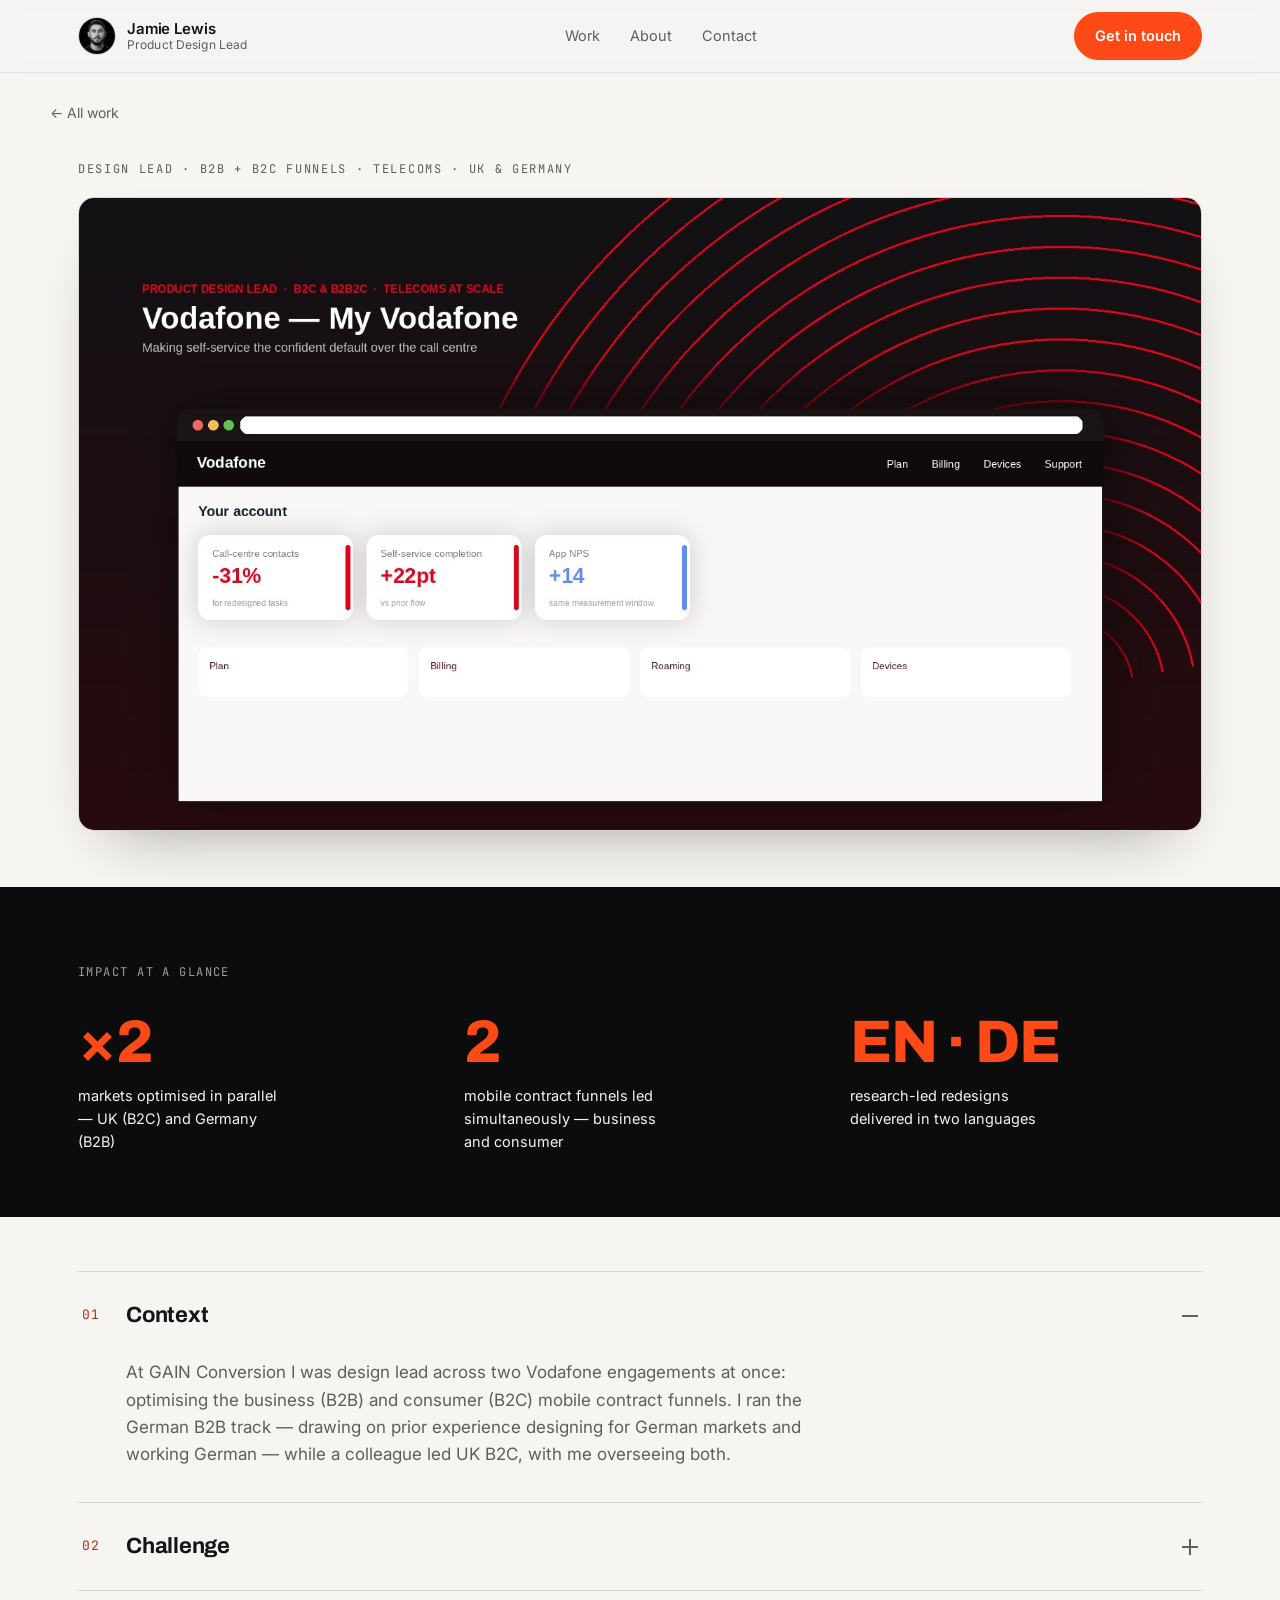
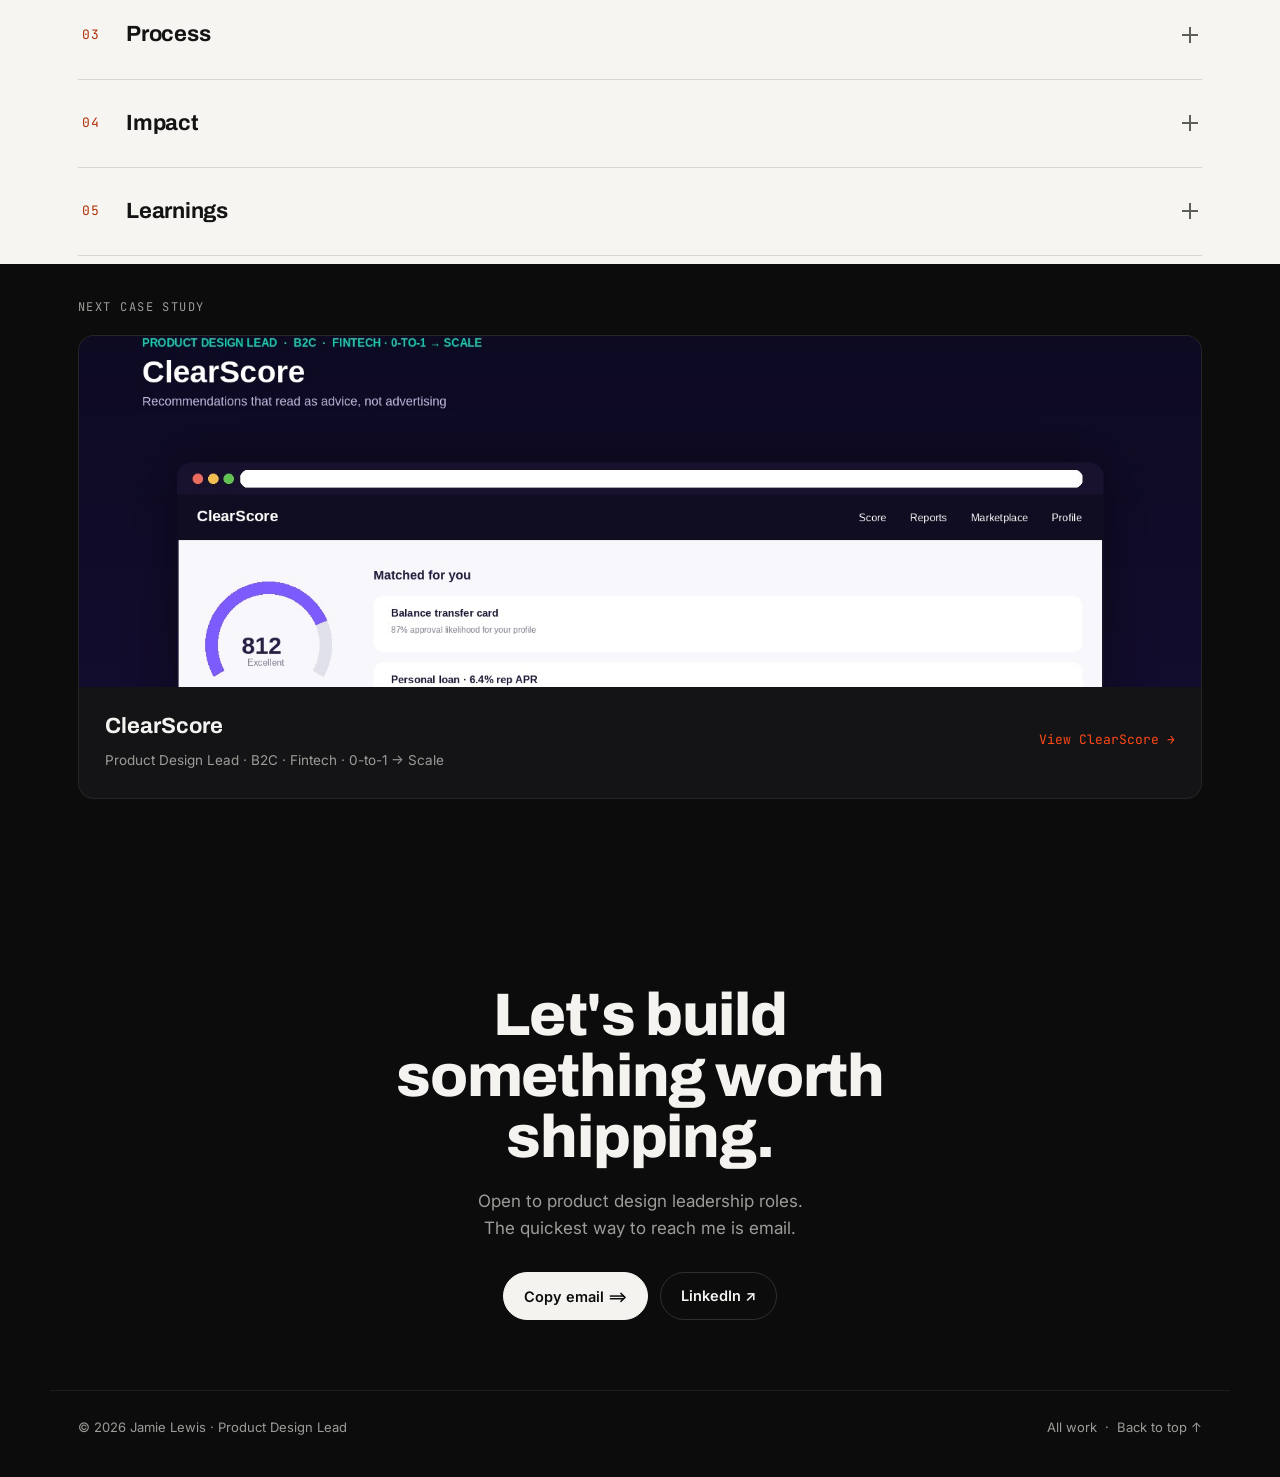
<file: vodafone.html>
<!DOCTYPE html>
<html lang="en">
<head>
<meta charset="UTF-8" />
<meta name="viewport" content="width=device-width, initial-scale=1.0" />
<title>Vodafone — My Vodafone — Case study · Jamie Lewis</title>
<meta name="description" content="My Vodafone self-service — case study by Jamie Lewis, Product Design Lead. Making self-service the confident default over the call centre" />
<meta name="robots" content="index, follow" />
<link rel="icon" href="favicon.ico" sizes="any" />
<link rel="icon" type="image/png" sizes="32x32" href="favicon-32.png" />
<link rel="apple-touch-icon" href="apple-touch-icon.png" />
<meta property="og:title" content="Vodafone — My Vodafone — Case study · Jamie Lewis" />
<meta property="og:description" content="Making self-service the confident default over the call centre" />
<meta property="og:type" content="article" />
<meta property="og:url" content="https://jamielewis.design/vodafone" />
<meta property="og:image" content="https://jamielewis.design/vodafone_banner.jpg" />
<script type="application/ld+json">
{
  "@context":"https://schema.org","@type":"CreativeWork",
  "name":"Vodafone — My Vodafone",
  "about":"Making self-service the confident default over the call centre",
  "author":{"@type":"Person","name":"Jamie Lewis","jobTitle":"Product Design Lead","url":"https://jamielewis.design"},
  "url":"https://jamielewis.design/vodafone"
}
</script>
<link rel="preconnect" href="https://fonts.googleapis.com">
<link rel="preconnect" href="https://fonts.gstatic.com" crossorigin>
<link href="https://fonts.googleapis.com/css2?family=Archivo:wght@500;600;700;800;900&family=Inter:wght@400;500;600&family=JetBrains+Mono:wght@500&display=swap" rel="stylesheet">
<style>
  :root{
    --paper:#F6F5F2;--paper-2:#EFEEEA;--ink:#141414;--ink-2:#5E5E5B;
    --hair:rgba(20,20,20,.14);--hair-soft:rgba(20,20,20,.08);
    --orange:#FF4A17;--orange-ink:#B22E06;
    --night:#0C0C0D;--night-2:#141416;--snow:#F4F3F0;--snow-2:#9C9C98;
    --hair-d:rgba(255,255,255,.14);--hair-d-soft:rgba(255,255,255,.07);
    --maxw:1180px;--measure:720px;--r:16px;--ease:cubic-bezier(.22,.61,.36,1);
  }
  *{box-sizing:border-box;}
  html{scroll-behavior:smooth;}
  body{margin:0;background:var(--paper);color:var(--ink);
    font-family:'Inter',system-ui,-apple-system,sans-serif;font-size:17px;line-height:1.6;
    -webkit-font-smoothing:antialiased;text-rendering:optimizeLegibility;}
  a{color:inherit;text-decoration:none;}
  img,svg{display:block;max-width:100%;}
  ::selection{background:var(--orange);color:#fff;}
  .wrap{max-width:var(--maxw);margin:0 auto;padding:0 28px;}
  .visually-hidden{position:absolute;width:1px;height:1px;padding:0;margin:-1px;overflow:hidden;clip:rect(0 0 0 0);white-space:nowrap;border:0;}
  .eyebrow{font-family:'JetBrains Mono',monospace;font-size:12px;letter-spacing:.14em;text-transform:uppercase;color:var(--ink-2);}
  .display{font-family:'Archivo',sans-serif;font-weight:800;letter-spacing:-.02em;line-height:1.02;margin:0;}
  a:focus-visible,button:focus-visible{outline:2.5px solid var(--orange);outline-offset:3px;border-radius:6px;}
  .skip{position:absolute;left:-999px;top:0;background:var(--ink);color:#fff;padding:10px 16px;z-index:200;}
  .skip:focus{left:12px;top:12px;}
  .ph{color:var(--orange);font-family:'JetBrains Mono',monospace;}
  .nav{position:sticky;top:0;z-index:100;background:rgba(246,245,242,.82);
    backdrop-filter:saturate(1.4) blur(10px);border-bottom:1px solid var(--hair-soft);}
  .nav .row{display:flex;align-items:center;justify-content:space-between;height:72px;}
  .brand{display:flex;align-items:center;gap:11px;}
  .brand .avatar{width:38px;height:38px;border-radius:50%;object-fit:cover;border:1px solid var(--hair);flex:none;}
  .brand-text{display:flex;flex-direction:column;line-height:1.12;}
  .brand-name{font-weight:600;font-size:15px;letter-spacing:-.01em;color:var(--ink);}
  .brand-role{font-weight:400;font-size:12px;color:var(--ink-2);letter-spacing:.01em;}
  .navlinks{display:flex;gap:30px;font-size:14.5px;color:var(--ink-2);}
  .navlinks a:hover{color:var(--ink);}
  .btn{font-family:'Inter';font-size:14.5px;font-weight:600;border:none;cursor:pointer;
    border-radius:999px;padding:11px 20px;transition:transform .18s var(--ease),background .18s;
    display:inline-flex;align-items:center;gap:8px;}
  .btn:active{transform:translateY(1px);}
  @media(max-width:720px){.navlinks{display:none;}}
  .backrow{padding:26px 0 0;}
  .back{font-size:14px;color:var(--ink-2);display:inline-flex;gap:7px;align-items:center;}
  .back:hover{color:var(--ink);}
  .cs-hero{padding:22px 0 0;}
  .cs-banner{margin:18px 0 0;border-radius:var(--r);overflow:hidden;border:1px solid var(--hair);
    box-shadow:0 30px 60px -34px rgba(20,20,20,.4);}
  .cs-banner img{width:100%;height:auto;display:block;}
  .impact{background:var(--night);color:var(--snow);padding:64px 0;margin-top:56px;}
  .impact .lab{font-family:'JetBrains Mono',monospace;font-size:12px;letter-spacing:.12em;text-transform:uppercase;color:var(--snow-2);}
  .impact-grid{display:grid;grid-template-columns:repeat(3,1fr);gap:34px;margin-top:30px;}
  .metric .n{font-family:'Archivo';font-weight:800;font-size:clamp(40px,5.4vw,60px);letter-spacing:-.02em;line-height:1;color:var(--orange);}
  .metric .l{font-size:14.5px;color:var(--snow);margin-top:12px;max-width:24ch;}
  @media(max-width:760px){.impact-grid{grid-template-columns:1fr;gap:26px;}}
  .sec{padding:60px 0;border-bottom:1px solid var(--hair-soft);}
  .sec:last-of-type{border-bottom:none;}
  .sec .kicker{font-family:'JetBrains Mono',monospace;font-size:12px;letter-spacing:.12em;text-transform:uppercase;color:var(--orange-ink);}
  .sec h2{font-family:'Archivo';font-weight:800;letter-spacing:-.02em;font-size:clamp(26px,3.4vw,38px);margin:14px 0 22px;max-width:20ch;}
  .sec p{color:var(--ink-2);max-width:var(--measure);}
  .sec p+p{margin-top:16px;}
  .sec p b{color:var(--ink);font-weight:600;}
  .insight{display:grid;grid-template-columns:1fr;gap:10px;background:var(--night);color:var(--snow);
    border-radius:var(--r);padding:38px 40px;margin-top:34px;max-width:var(--measure);}
  .insight .big{font-family:'Archivo';font-weight:800;font-size:clamp(24px,3vw,32px);letter-spacing:-.01em;line-height:1.15;color:var(--snow);}
  .insight .big em{color:var(--orange);font-style:normal;}
  .insight .cap{font-size:14px;color:var(--snow-2);font-family:'JetBrains Mono',monospace;letter-spacing:.06em;text-transform:uppercase;}
  .next{background:var(--night);color:var(--snow);padding:22px 0 96px;}
  .next .lab{font-family:'JetBrains Mono',monospace;font-size:12px;letter-spacing:.12em;text-transform:uppercase;color:var(--snow-2);margin-bottom:18px;}
  .next-card{display:block;border-radius:var(--r);overflow:hidden;background:var(--night-2);
    border:1px solid var(--hair-d-soft);transition:transform .3s var(--ease),border-color .3s;}
  .next-card:hover{transform:translateY(-5px);border-color:var(--hair-d);}
  .next-banner{aspect-ratio:16/5;overflow:hidden;}
  .next-banner img{width:100%;height:100%;object-fit:cover;object-position:center 30%;}
  .next-body{padding:22px 26px 26px;display:flex;justify-content:space-between;align-items:center;gap:20px;flex-wrap:wrap;}
  .next-body h3{font-family:'Archivo';font-weight:700;font-size:22px;margin:0;color:var(--snow);}
  .next-body .r{font-size:13.5px;color:var(--snow-2);margin-top:6px;}
  .next-go{font-family:'JetBrains Mono',monospace;font-size:13px;color:var(--orange);white-space:nowrap;}
  .foot{background:var(--night);color:var(--snow);padding:90px 0 40px;text-align:center;}
  .foot h2{font-size:clamp(34px,5vw,60px);color:var(--snow);max-width:16ch;margin:0 auto;}
  .foot p{color:var(--snow-2);margin:20px auto 30px;max-width:40ch;font-size:17px;}
  .foot .cta-row{display:flex;gap:12px;justify-content:center;flex-wrap:wrap;}
  .foot .btn-ghost{color:var(--snow);border-color:var(--hair-d);}
  .foot .btn-ghost:hover{background:rgba(255,255,255,.06);}
  .foot .btn-snow{background:var(--snow);color:var(--night);}
  .footbar{max-width:var(--maxw);margin:70px auto 0;padding:26px 28px 0;border-top:1px solid var(--hair-d-soft);
    display:flex;justify-content:space-between;gap:16px;flex-wrap:wrap;font-size:13px;color:var(--snow-2);}
  .footbar a:hover{color:var(--snow);}
  .toast{position:fixed;bottom:24px;left:50%;transform:translate(-50%,20px);background:var(--ink);color:#fff;
    padding:12px 20px;border-radius:999px;font-size:14px;opacity:0;pointer-events:none;transition:.3s var(--ease);z-index:300;}
  .toast.show{opacity:1;transform:translate(-50%,0);}
  /* ============================================================
     BUTTON HOVER BEHAVIOUR — single source of truth
     Primary: ::before wipes left→right (black fill, orange text/border
     on hover), clipped by overflow:hidden + isolation on .btn so there's
     no stray fill at rest and no lag after the cursor leaves.
     Secondary: no fill — just a stroke colour change on hover.
     ============================================================ */
  .btn{position:relative;overflow:hidden;isolation:isolate;
    transition:color .28s var(--ease),border-color .28s var(--ease),transform .18s var(--ease);}
  .btn-orange{background:var(--orange);color:#fff;border:1px solid var(--orange);}
  .btn-orange::before{content:"";position:absolute;inset:0;z-index:-1;background:#000;
    transform:scaleX(0);transform-origin:left;transition:transform .4s var(--ease);}
  .btn-orange:hover,.btn-orange:focus-visible{color:var(--orange);border-color:var(--orange);}
  .btn-orange:hover::before,.btn-orange:focus-visible::before{transform:scaleX(1);}
  .btn-ghost{background:transparent;color:var(--ink);border:1px solid var(--hair);}
  .btn-ghost:hover,.btn-ghost:focus-visible{border-color:var(--ink);background:rgba(20,20,20,.04);}
  .hero .btn-ghost,.foot .btn-ghost{color:var(--snow);border-color:var(--hair-d);background:transparent;}
  .hero .btn-ghost:hover,.hero .btn-ghost:focus-visible,
  .foot .btn-ghost:hover,.foot .btn-ghost:focus-visible{border-color:#fff;background:rgba(255,255,255,.06);}
  .foot .btn-snow{background:var(--snow);color:var(--night);border:1px solid var(--snow);}
  .foot .btn-snow::before{content:"";position:absolute;inset:0;z-index:-1;background:#000;
    transform:scaleX(0);transform-origin:left;transition:transform .4s var(--ease);}
  .foot .btn-snow:hover,.foot .btn-snow:focus-visible{color:var(--orange);border-color:var(--orange);}
  .foot .btn-snow:hover::before,.foot .btn-snow:focus-visible::before{transform:scaleX(1);}
  @media(prefers-reduced-motion:reduce){
    .btn{transition:color .28s,border-color .28s;}
    .btn-orange::before,.foot .btn-snow::before{transition:none;}
  }
  /* ---------- case-study accordions (no large section headers) ---------- */
  .cs-sections{padding:54px 0 8px;}
  .acc{border-top:1px solid var(--hair);}
  .acc:last-of-type{border-bottom:1px solid var(--hair);}
  .acc summary{list-style:none;cursor:pointer;display:flex;align-items:center;gap:18px;
    padding:26px 4px;user-select:none;transition:color .2s var(--ease);}
  .acc summary::-webkit-details-marker{display:none;}
  .acc summary:hover{color:var(--orange-ink);}
  .acc summary:hover .acc-plus::before,.acc summary:hover .acc-plus::after{background:var(--orange-ink);}
  .acc-ix{font-family:'JetBrains Mono',monospace;font-size:13px;color:var(--orange-ink);
    letter-spacing:.05em;flex:none;width:26px;}
  .acc-h{font-family:'Archivo',sans-serif;font-weight:700;font-size:clamp(18px,2.1vw,22px);
    letter-spacing:-.01em;color:var(--ink);}
  .acc-plus{margin-left:auto;position:relative;width:16px;height:16px;flex:none;}
  .acc-plus::before,.acc-plus::after{content:"";position:absolute;background:var(--ink-2);
    transition:transform .3s var(--ease),opacity .3s var(--ease),background .2s;}
  .acc-plus::before{top:7px;left:0;width:16px;height:2px;}
  .acc-plus::after{left:7px;top:0;width:2px;height:16px;}
  .acc[open] .acc-plus::after{transform:rotate(90deg);opacity:0;}
  .acc-body{padding:0 4px 34px 48px;max-width:calc(var(--measure) + 48px);}
  .acc-body p{color:var(--ink-2);margin:0;}
  .acc-body p+p{margin-top:16px;}
  .acc-body p b{color:var(--ink);font-weight:600;}
  .acc-body .insight{margin-top:26px;}
  .acc[open] .acc-body{animation:accIn .34s var(--ease);}
  @keyframes accIn{from{opacity:0;transform:translateY(-4px);}to{opacity:1;transform:none;}}
  @media(max-width:600px){.acc-body{padding-left:4px;}.acc summary{gap:12px;}}
  @media(prefers-reduced-motion:reduce){.acc[open] .acc-body{animation:none;}}
</style>
</head>
<body id="top">
<a href="#context" class="skip">Skip to content</a>
<header class="nav">
  <div class="wrap row">
    <a href="index.html" class="brand" aria-label="Jamie Lewis — Product Design Lead">
      <img class="avatar" src="jamie.jpg" alt="Jamie Lewis" width="38" height="38" />
      <span class="brand-text">
        <span class="brand-name">Jamie Lewis</span>
        <span class="brand-role">Product Design Lead</span>
      </span>
    </a>
    <nav class="navlinks">
      <a href="index.html#work">Work</a>
      <a href="index.html#about">About</a>
      <a href="index.html#contact">Contact</a>
    </nav>
    <a href="index.html#contact" class="btn btn-orange">Get in touch</a>
  </div>
</header>
<main>
  <div class="wrap backrow"><a href="index.html#work" class="back">&larr; All work</a></div>
  <section class="cs-hero">
    <div class="wrap">
      <h1 class="visually-hidden">Vodafone — My Vodafone — Making self-service the confident default over the call centre</h1>
      <p class="eyebrow">Design Lead · B2B + B2C funnels · Telecoms · UK &amp; Germany</p>
      <div class="cs-banner"><img src="vodafone_banner.jpg" alt="Vodafone — My Vodafone case study — Making self-service the confident default over the call centre" /></div>
    </div>
  </section>
  <section class="impact">
    <div class="wrap">
      <p class="lab">Impact at a glance</p>
      <div class="impact-grid">
        <div class="metric"><div class="n">&times;2</div><div class="l">markets optimised in parallel &mdash; UK (B2C) and Germany (B2B)</div></div>
        <div class="metric"><div class="n">2</div><div class="l">mobile contract funnels led simultaneously &mdash; business and consumer</div></div>
        <div class="metric"><div class="n">EN&nbsp;&middot;&nbsp;DE</div><div class="l">research-led redesigns delivered in two languages</div></div>
      </div>
    </div>
  </section>
    <section class="cs-sections">
    <div class="wrap">
    <details class="acc" id="context" open>
      <summary><span class="acc-ix">01</span><span class="acc-h">Context</span><span class="acc-plus" aria-hidden="true"></span></summary>
      <div class="acc-body">
        <p>At GAIN Conversion I was design lead across two Vodafone engagements at once: optimising the business (B2B) and consumer (B2C) mobile contract funnels. I ran the German B2B track &mdash; drawing on prior experience designing for German markets and working German &mdash; while a colleague led UK B2C, with me overseeing both.</p>
      </div>
    </details>
    <details class="acc" id="challenge">
      <summary><span class="acc-ix">02</span><span class="acc-h">Challenge</span><span class="acc-plus" aria-hidden="true"></span></summary>
      <div class="acc-body">
        <p>The two markets played by very different rules. Vodafone Germany&rsquo;s B2B funnel answered to pan-European brand standards and a <b>strict design system</b>, leaving little room for bold moves; the UK B2C funnel had more freedom.</p>
        <p>Legacy page architecture and German-language UX copy were the first hurdles &mdash; and the contract itself capped us at two rounds of amends.</p>
      </div>
    </details>
    <details class="acc" id="process">
      <summary><span class="acc-ix">03</span><span class="acc-h">Process</span><span class="acc-plus" aria-hidden="true"></span></summary>
      <div class="acc-body">
        <p>We started with rigorous research: competitor analysis and touchpoint-by-touchpoint benchmarking of each Vodafone funnel against the market leaders in UK B2C and German B2B. I presented findings back to the client, then <b>facilitated creative ideation sessions across both teams</b>, moving from low-fidelity concepts to high-fidelity prototypes and a second round of client review &mdash; prioritising the highest-impact touchpoints in each funnel.</p>
        <div class="insight">
          <div class="cap">What the benchmarking showed</div>
          <div class="big">The same brand converts differently by market. <em>Germany needed compliance-safe polish; the UK needed bolder, simpler decisions.</em></div>
        </div>
      </div>
    </details>
    <details class="acc" id="impact">
      <summary><span class="acc-ix">04</span><span class="acc-h">Impact</span><span class="acc-plus" aria-hidden="true"></span></summary>
      <div class="acc-body">
        <p>We delivered research-led redesigns for <b>both funnels, in two languages</b>, under a tight fixed-scope contract &mdash; and pushed past the agreed amend rounds where it mattered to protect the outcome. The result was a genuinely happy client across both markets.</p>
      </div>
    </details>
    <details class="acc" id="learnings">
      <summary><span class="acc-ix">05</span><span class="acc-h">Learnings</span><span class="acc-plus" aria-hidden="true"></span></summary>
      <div class="acc-body">
        <p>Leading two markets in parallel taught me to calibrate ambition to constraint: where a rigid design system rules, you win with precision; where there&rsquo;s freedom, you win with boldness.</p>
        <p>It also sharpened a judgement call every lead faces &mdash; when to hold the contractual line, and when to quietly go beyond it to keep a client relationship strong.</p>
      </div>
    </details>
    </div>
  </section>
  <section class="next">
    <div class="wrap">
      <p class="lab">Next case study</p>
      <a class="next-card" href="clearscore.html">
        <div class="next-banner"><img src="clearscore_banner.jpg" alt="ClearScore" /></div>
        <div class="next-body">
          <div><h3>ClearScore</h3><div class="r">Product Design Lead · B2C · Fintech · 0-to-1 &rarr; Scale</div></div>
          <span class="next-go">View ClearScore &rarr;</span>
        </div>
      </a>
    </div>
  </section>
</main>
<section class="foot" id="contact">
  <div class="wrap">
    <h2 class="display">Let's build something worth shipping.</h2>
    <p>Open to product design leadership roles.<br>The quickest way to reach me is email.</p>
    <div class="cta-row">
      <button class="btn btn-snow" data-copy="Post.jwl@gmail.com">Copy email &#10233;</button>
      <a href="https://www.linkedin.com/in/uxjay/" class="btn btn-ghost" target="_blank" rel="noopener">LinkedIn &#8599;</a>
    </div>
  </div>
  <div class="footbar">
    <span>&copy; 2026 Jamie Lewis &middot; Product Design Lead</span>
    <span><a href="index.html#work">All work</a> &nbsp;&middot;&nbsp; <a href="#top">Back to top &#8593;</a></span>
  </div>
</section>
<div class="toast" id="toast">Email copied</div>
<script>
  // deep-link: open the accordion matching the URL hash
  function openHash(){const h=location.hash.slice(1);if(!h)return;const el=document.getElementById(h);if(el&&el.tagName.toLowerCase()==='details'){el.open=true;el.scrollIntoView({behavior:'smooth',block:'start'});}}
  window.addEventListener('hashchange',openHash);openHash();

  const toast=document.getElementById('toast');
  document.querySelectorAll('[data-copy]').forEach(btn=>{
    btn.addEventListener('click',async()=>{
      const val=btn.getAttribute('data-copy');
      try{await navigator.clipboard.writeText(val);}
      catch(e){const t=document.createElement('textarea');t.value=val;document.body.appendChild(t);t.select();document.execCommand('copy');t.remove();}
      toast.textContent=val+' copied';toast.classList.add('show');
      setTimeout(()=>toast.classList.remove('show'),1800);
    });
  });
</script>
</body>
</html>
</file>
<file: assets/css/styles.css>
/* =========================================================
   Jamie Lewis — Portfolio
   Design system + global styles
   Refined minimal, bold imagery. Light default, dark toggle.
   ========================================================= */

/* ---------- Tokens ---------- */
:root {
  /* Colour — light (default) */
  --bg: #f7f6f3;            /* warm off-white */
  --bg-elevated: #ffffff;
  --surface: #efeee9;
  --text: #0d0d0c;
  --text-muted: #6a675f;
  --text-faint: #9b978d;
  --line: #e2e0d8;
  --line-strong: #d3d0c6;
  --accent: #0d0d0c;         /* site chrome stays monochrome */
  --accent-contrast: #f7f6f3;
  --focus: #2b6cff;

  /* Per-page accent (overridden on case studies) */
  --page-accent: #0d0d0c;

  /* Type */
  --font-sans: "Inter", -apple-system, BlinkMacSystemFont, "Segoe UI", Roboto, Helvetica, Arial, sans-serif;
  --font-serif: "Instrument Serif", Georgia, "Times New Roman", serif;

  /* Fluid type scale */
  --step--1: clamp(0.83rem, 0.80rem + 0.15vw, 0.92rem);
  --step-0:  clamp(1rem, 0.96rem + 0.20vw, 1.13rem);
  --step-1:  clamp(1.25rem, 1.15rem + 0.5vw, 1.6rem);
  --step-2:  clamp(1.6rem, 1.4rem + 1vw, 2.4rem);
  --step-3:  clamp(2.1rem, 1.7rem + 2vw, 3.4rem);
  --step-4:  clamp(2.8rem, 2rem + 4vw, 5rem);
  --step-5:  clamp(3.6rem, 2.2rem + 7vw, 8rem);

  /* Spacing */
  --space-2xs: 0.5rem;
  --space-xs: 0.75rem;
  --space-sm: 1rem;
  --space-md: 1.75rem;
  --space-lg: 3rem;
  --space-xl: 5rem;
  --space-2xl: 8rem;
  --space-3xl: 11rem;

  /* Layout */
  --container: 1240px;
  --container-narrow: 820px;
  --radius: 14px;
  --radius-lg: 24px;

  /* Motion */
  --ease: cubic-bezier(0.22, 1, 0.36, 1);
  --dur: 0.55s;

  --shadow: 0 1px 2px rgba(13,13,12,0.04), 0 8px 30px rgba(13,13,12,0.06);
  --shadow-lg: 0 30px 80px rgba(13,13,12,0.14);
}

/* Dark theme tokens — applied via class, not a user toggle.
   .theme-vars-dark: overrides tokens only (background stays transparent,
   used inside .fade-zone so the gradient shows through).
   .dark-zone: overrides tokens AND paints a solid dark surface
   (used once the page is fully dark, past the fade). */
.theme-vars-dark, .dark-zone {
  --bg: #0b0b0a;
  --bg-elevated: #141412;
  --surface: #16161400;
  --text: #f4f2ec;
  --text-muted: #a7a49b;
  --text-faint: #6f6c63;
  --line: #262521;
  --line-strong: #34322c;
  --accent: #f4f2ec;
  --accent-contrast: #0b0b0a;
  --page-accent: #f4f2ec;
  --shadow: 0 1px 2px rgba(0,0,0,0.4), 0 10px 40px rgba(0,0,0,0.5);
  --shadow-lg: 0 30px 90px rgba(0,0,0,0.6);
}
.dark-zone { background: var(--bg); color: var(--text); }

/* Hero fades into a dark background by the time you reach Work */
.fade-zone {
  position: relative;
  background: linear-gradient(180deg,
    #f7f6f3 0%, #f7f6f3 12%,
    #35342f 32%,
    #0b0b0a 55%, #0b0b0a 100%);
}

/* ---------- Reset / base ---------- */
*, *::before, *::after { box-sizing: border-box; }
* { margin: 0; }
html { -webkit-text-size-adjust: 100%; scroll-behavior: smooth; }
@media (prefers-reduced-motion: reduce) { html { scroll-behavior: auto; } }

body {
  font-family: var(--font-sans);
  font-size: var(--step-0);
  line-height: 1.6;
  color: var(--text);
  background: var(--bg);
  -webkit-font-smoothing: antialiased;
  text-rendering: optimizeLegibility;
  font-feature-settings: "ss01", "cv05", "cv11";
  transition: background-color 0.4s var(--ease), color 0.4s var(--ease);
  overflow-x: hidden;
}

img, svg, video { display: block; max-width: 100%; height: auto; }
a { color: inherit; text-decoration: none; }
button { font: inherit; color: inherit; cursor: pointer; background: none; border: none; }
::selection { background: var(--page-accent); color: var(--accent-contrast); }

h1, h2, h3, h4 { line-height: 1.04; font-weight: 640; letter-spacing: -0.025em; }

/* ---------- Layout helpers ---------- */
.container { width: 100%; max-width: var(--container); margin-inline: auto; padding-inline: clamp(1.25rem, 5vw, 3rem); }
.narrow { max-width: var(--container-narrow); }
.section { padding-block: clamp(4rem, 10vw, var(--space-2xl)); }
.eyebrow {
  font-size: var(--step--1);
  letter-spacing: 0.18em;
  text-transform: uppercase;
  color: var(--text-muted);
  font-weight: 560;
}
.serif-accent { font-family: var(--font-serif); font-weight: 400; font-style: italic; letter-spacing: -0.01em; }

.skip-link {
  position: absolute; left: -999px; top: 0; z-index: 200;
  background: var(--text); color: var(--bg);
  padding: 0.75rem 1.25rem; border-radius: 0 0 var(--radius) 0;
}
.skip-link:focus { left: 0; }

:focus-visible { outline: 2px solid var(--focus); outline-offset: 3px; border-radius: 4px; }

/* ---------- Header / nav ----------
   Always a dark floating bar, regardless of what's beneath it (light hero
   or dark sections) — white nav text needs a consistent dark backing. */
.site-header {
  position: fixed; inset: 0 0 auto 0; z-index: 100;
  background: color-mix(in srgb, #0b0b0a 42%, transparent);
  backdrop-filter: saturate(150%) blur(10px);
  -webkit-backdrop-filter: saturate(150%) blur(10px);
  border-bottom: 1px solid transparent;
  transition: background-color 0.4s var(--ease), border-color 0.4s var(--ease), backdrop-filter 0.4s var(--ease);
}
.site-header.is-scrolled {
  background: color-mix(in srgb, #0b0b0a 74%, transparent);
  border-bottom-color: rgba(244,242,236,0.1);
}
.nav {
  display: grid; grid-template-columns: auto 1fr auto;
  align-items: center; gap: 1rem;
  height: 72px;
}
.brand { display: inline-flex; align-items: baseline; gap: 0.55rem; font-weight: 620; letter-spacing: -0.02em; font-size: 1.05rem; color: #f4f2ec; }
.brand .dot { width: 8px; height: 8px; border-radius: 50%; background: #f4f2ec; transform: translateY(-1px); }
.nav-links { justify-self: center; display: flex; align-items: center; gap: clamp(1rem, 3vw, 2.4rem); }
.nav-link { font-size: var(--step--1); color: #f4f2ec; font-weight: 520; opacity: 0.82; transition: opacity 0.25s var(--ease); }
.nav-link:hover { opacity: 1; }

/* Animated underline */
.ul { position: relative; }
.ul::after {
  content: ""; position: absolute; left: 0; bottom: -3px; height: 1.5px; width: 100%;
  background: currentColor; transform: scaleX(0); transform-origin: right;
  transition: transform 0.4s var(--ease);
}
.ul:hover::after { transform: scaleX(1); transform-origin: left; }

@media (max-width: 640px) {
  .nav { grid-template-columns: auto auto; }
  .nav-links { display: none; }
}

/* Get in touch CTA — replaces the old theme toggle slot */
.btn-cta {
  justify-self: end;
  display: inline-flex; align-items: center; gap: 0.5rem;
  padding: 0.7rem 1.35rem; border-radius: 100px;
  background: #1877F2; color: #ffffff;
  font-size: var(--step--1); font-weight: 600; letter-spacing: 0.01em;
  transition: background-color 0.3s var(--ease), transform 0.3s var(--ease);
  white-space: nowrap;
}
.btn-cta:hover { background: #1465d1; transform: translateY(-2px); }

/* ---------- Buttons ---------- */
.btn {
  display: inline-flex; align-items: center; gap: 0.6rem;
  padding: 0.9rem 1.5rem; border-radius: 100px;
  font-size: var(--step--1); font-weight: 560; letter-spacing: 0.01em;
  transition: transform 0.35s var(--ease), background-color 0.3s var(--ease), color 0.3s var(--ease), border-color 0.3s var(--ease);
  will-change: transform;
}
.btn svg { width: 16px; height: 16px; transition: transform 0.35s var(--ease); }
.btn-primary { background: var(--text); color: var(--bg); }
.btn-primary:hover { transform: translateY(-2px); }
.btn-primary:hover svg { transform: translate(3px, -3px); }
.btn-ghost { border: 1px solid var(--line-strong); color: var(--text); }
.btn-ghost:hover { background: var(--surface); transform: translateY(-2px); }
.btn-ghost.copied { border-color: var(--page-accent); color: var(--page-accent); }

/* ---------- Hero ---------- */
.hero { position: relative; padding-top: 132px; padding-bottom: clamp(3rem, 8vw, 6rem); overflow: hidden; }
.hero-mesh {
  position: absolute; inset: -20% -10% auto auto; width: min(60vw, 720px); aspect-ratio: 1;
  z-index: 0; pointer-events: none; filter: blur(4px); opacity: 0.9;
}
.hero-inner { position: relative; z-index: 1; }
.hero h1 {
  font-size: var(--step-5);
  letter-spacing: -0.045em; line-height: 0.94; font-weight: 660;
  max-width: 15ch;
  margin-top: clamp(1.5rem, 4vw, 2.5rem);
}
.hero .lede {
  margin-top: var(--space-md); max-width: 46ch;
  font-size: var(--step-1); color: var(--text-muted); line-height: 1.4; font-weight: 400;
}
.hero-cta { display: flex; flex-wrap: wrap; gap: 0.9rem; margin-top: var(--space-lg); }

/* Keyword row — positioning tool */
.keywords {
  display: flex; flex-wrap: wrap; gap: 0.5rem 0.65rem;
  margin-top: var(--space-lg); padding-top: var(--space-md);
  border-top: 1px solid var(--line);
}
.kw {
  font-size: var(--step--1); font-weight: 520; color: var(--text-muted);
  padding: 0.4rem 0.85rem; border: 1px solid var(--line-strong); border-radius: 100px;
  transition: color 0.25s var(--ease), border-color 0.25s var(--ease);
}
.kw:hover { color: var(--text); border-color: var(--text); }

/* ---------- Section heading ---------- */
.section-head { display: flex; align-items: flex-end; justify-content: space-between; gap: 2rem; flex-wrap: wrap; margin-bottom: clamp(2rem, 5vw, 3.5rem); }
.section-head h2 { font-size: var(--step-3); letter-spacing: -0.035em; max-width: 18ch; }
.section-head .meta { font-size: var(--step--1); color: var(--text-muted); }

/* ---------- Work cards ---------- */
.work-grid { display: grid; gap: clamp(2.5rem, 6vw, 5rem); }
.work-card { display: block; }
.work-media {
  position: relative; border-radius: var(--radius-lg); overflow: hidden;
  aspect-ratio: 16 / 10; box-shadow: var(--shadow);
  transition: box-shadow 0.5s var(--ease);
}
.work-card:hover .work-media { box-shadow: var(--shadow-lg); }
.work-art { position: absolute; inset: 0; transition: transform 0.9s var(--ease); }
.work-card:hover .work-art { transform: scale(1.045); }
.work-media .client-mark {
  position: absolute; inset: 0; display: grid; place-items: center;
  font-weight: 680; letter-spacing: -0.03em; color: #fff;
  font-size: clamp(2.2rem, 6vw, 5rem); mix-blend-mode: overlay; opacity: 0.96;
}
.work-tag {
  position: absolute; top: 1.1rem; left: 1.1rem; z-index: 2;
  font-size: 0.72rem; letter-spacing: 0.14em; text-transform: uppercase; font-weight: 600;
  color: #fff; background: rgba(0,0,0,0.28); backdrop-filter: blur(6px);
  padding: 0.4rem 0.75rem; border-radius: 100px;
}
.work-info { display: flex; align-items: flex-start; justify-content: space-between; gap: 1.5rem; margin-top: var(--space-md); }
.work-info h3 { font-size: var(--step-2); letter-spacing: -0.03em; }
.work-info .role { color: var(--text-muted); margin-top: 0.4rem; font-size: var(--step-0); }
.work-info .tags { margin-top: 0.9rem; display: flex; flex-wrap: wrap; gap: 0.45rem; }
.work-info .tags span { font-size: 0.78rem; color: var(--text-muted); border: 1px solid var(--line); padding: 0.25rem 0.6rem; border-radius: 100px; }
.work-arrow {
  flex: none; width: 52px; height: 52px; border-radius: 50%; border: 1px solid var(--line-strong);
  display: grid; place-items: center; transition: background-color 0.35s var(--ease), color 0.35s var(--ease), transform 0.35s var(--ease);
}
.work-card:hover .work-arrow { background: var(--text); color: var(--bg); transform: rotate(-45deg); }
.work-arrow svg { width: 18px; height: 18px; }

@media (min-width: 900px) {
  .work-grid.stagger .work-card:nth-child(even) { margin-top: 4rem; }
  .work-grid.two { grid-template-columns: 1fr 1fr; }
}

/* ---------- About ---------- */
.about-grid { display: grid; gap: clamp(2rem, 5vw, 4rem); }
.about-lead { font-size: var(--step-2); letter-spacing: -0.025em; line-height: 1.2; font-weight: 480; max-width: 22ch; }
.about-body p { color: var(--text-muted); max-width: 60ch; }
.about-body p + p { margin-top: 1.1rem; }
.stat-row { display: grid; grid-template-columns: repeat(3, 1fr); gap: 1.5rem; margin-top: var(--space-lg); }
.stat .n { font-size: var(--step-3); font-weight: 660; letter-spacing: -0.04em; color: var(--page-accent); }
.stat .l { font-size: var(--step--1); color: var(--text-muted); margin-top: 0.25rem; }
.logos { display: flex; flex-wrap: wrap; gap: 1.6rem 2.4rem; align-items: center; margin-top: var(--space-lg); opacity: 0.7; }
.logos span { font-weight: 600; letter-spacing: -0.02em; font-size: 1.15rem; color: var(--text-muted); }
@media (min-width: 900px) { .about-grid { grid-template-columns: 0.9fr 1.1fr; align-items: start; } }

/* ---------- Contact ---------- */
.contact { text-align: center; }
.contact h2 { font-size: var(--step-4); letter-spacing: -0.04em; max-width: 16ch; margin-inline: auto; }
.contact .lede { color: var(--text-muted); font-size: var(--step-1); margin-top: var(--space-sm); }
.contact-actions { display: flex; flex-wrap: wrap; gap: 0.9rem; justify-content: center; margin-top: var(--space-lg); }
.toast {
  position: fixed; left: 50%; bottom: 2rem; transform: translate(-50%, 130%);
  background: var(--text); color: var(--bg); padding: 0.8rem 1.3rem; border-radius: 100px;
  font-size: var(--step--1); font-weight: 540; box-shadow: var(--shadow-lg); z-index: 300;
  transition: transform 0.5s var(--ease); display: inline-flex; gap: 0.5rem; align-items: center;
}
.toast.show { transform: translate(-50%, 0); }

/* ---------- Footer ---------- */
.site-footer { border-top: 1px solid var(--line); padding-block: var(--space-lg); }
.footer-inner { display: flex; flex-wrap: wrap; gap: 1.2rem; align-items: center; justify-content: space-between; }
.footer-links { display: flex; gap: 1.5rem; flex-wrap: wrap; }
.footer-links a, .site-footer small { color: var(--text-muted); font-size: var(--step--1); }

/* ---------- Reveal on scroll ---------- */
.reveal { opacity: 0; transform: translateY(26px); transition: opacity 0.8s var(--ease), transform 0.8s var(--ease); }
.reveal.in { opacity: 1; transform: none; }
.reveal[data-delay="1"] { transition-delay: 0.08s; }
.reveal[data-delay="2"] { transition-delay: 0.16s; }
.reveal[data-delay="3"] { transition-delay: 0.24s; }
@media (prefers-reduced-motion: reduce) {
  .reveal { opacity: 1 !important; transform: none !important; transition: none; }
  .work-art, .btn, .theme-toggle { transition: none !important; }
}

/* ---------- Case study banner ----------
   Full dark section directly under the header: title, client, timeframe,
   role + impact, then a browser-mockup preview with live stat cards. */
.cs-hero.dark-zone { position: relative; overflow: hidden; padding-top: 152px; padding-bottom: clamp(3rem, 7vw, 5rem); }
.cs-hero .glow { position: absolute; inset: -15% -10% auto auto; width: min(70vw, 900px); aspect-ratio: 1; z-index: 0; pointer-events: none; filter: blur(70px); opacity: 0.6; }
.cs-hero-inner { position: relative; z-index: 1; }
.cs-hero .eyebrow { color: var(--page-accent); }
.cs-hero h1 { font-size: var(--step-4); max-width: 24ch; margin-top: var(--space-sm); }
.cs-hero .summary { font-size: var(--step-1); color: var(--text-muted); max-width: 52ch; margin-top: var(--space-md); font-weight: 400; line-height: 1.4; }

.cs-facts { display: grid; grid-template-columns: repeat(2, 1fr); gap: 1.5rem 2rem; margin-top: var(--space-lg); border-top: 1px solid var(--line); padding-top: var(--space-md); position: relative; z-index: 1; }
.cs-facts .k { font-size: var(--step--1); color: var(--text-faint); text-transform: uppercase; letter-spacing: 0.12em; }
.cs-facts .v { margin-top: 0.3rem; font-weight: 560; }
.cs-facts .v.accent { color: var(--page-accent); }
@media (min-width: 760px) { .cs-facts { grid-template-columns: repeat(4, 1fr); } }

/* Browser-frame product mockup */
.mockup { position: relative; z-index: 1; margin-top: var(--space-lg); border-radius: 14px; overflow: hidden; box-shadow: 0 30px 80px rgba(0,0,0,0.5); }
.mockup-chrome { display: flex; align-items: center; gap: 8px; padding: 14px 20px; background: #0d1420; }
.mockup-chrome .dot { width: 10px; height: 10px; border-radius: 50%; }
.mockup-chrome .dot.r { background: #ff5f56; } .mockup-chrome .dot.y { background: #ffbd2e; } .mockup-chrome .dot.g { background: #27c93f; }
.mockup-chrome .url { flex: 1; height: 26px; border-radius: 8px; background: #fff; margin-left: 10px; }
.mockup-nav { display: flex; align-items: center; justify-content: space-between; padding: 16px 24px; background: #131a24; color: #fff; }
.mockup-nav .product-name { font-weight: 700; font-size: 15px; letter-spacing: -0.01em; }
.mockup-nav .links { display: flex; gap: 22px; font-size: 13.5px; font-weight: 500; opacity: 0.82; }
.mockup-body { background: #f5f4f0; padding: clamp(1.25rem, 3vw, 1.75rem); color: #161614; }
.mockup-body h4 { font-size: 15.5px; font-weight: 700; margin-bottom: 16px; color: #161614; }

.stat-mini-row { display: grid; grid-template-columns: repeat(3, 1fr); gap: 14px; }
@media (max-width: 640px) { .stat-mini-row { grid-template-columns: 1fr; } }
.stat-mini { background: #fff; border-radius: 12px; padding: 16px 20px; position: relative; overflow: hidden; box-shadow: 0 1px 2px rgba(0,0,0,0.05); }
.stat-mini::after { content: ""; position: absolute; right: 0; top: 14px; bottom: 14px; width: 4px; border-radius: 4px; background: var(--accent, #888); }
.stat-mini .l { font-size: 12.5px; color: #7a7a76; }
.stat-mini .n { font-size: 26px; font-weight: 700; margin-top: 4px; letter-spacing: -0.02em; }
.stat-mini .s { font-size: 12px; color: #9a9a95; margin-top: 4px; }

.area-chart { width: 100%; height: 130px; margin-top: 20px; display: block; }

/* ClearScore-style credit gauge */
.gauge-row { display: flex; gap: clamp(1.25rem, 3vw, 2rem); align-items: center; flex-wrap: wrap; }
.gauge { width: 140px; height: 140px; border-radius: 50%; display: grid; place-items: center; position: relative; flex: none; }
.gauge::before { content: ""; position: absolute; inset: 9px; border-radius: 50%; background: #f5f4f0; }
.gauge-value { position: relative; z-index: 1; text-align: center; }
.gauge-value .n { font-size: 27px; font-weight: 700; color: #16161a; letter-spacing: -0.02em; }
.gauge-value .l { font-size: 12px; color: #7a7a76; margin-top: 2px; }
.matched-list { flex: 1; min-width: 220px; }
.matched-item { background: #fff; border-radius: 10px; padding: 14px 18px; margin-bottom: 10px; }
.matched-item strong { display: block; font-size: 14.5px; color: #16161a; }
.matched-item span { font-size: 12.5px; color: #7a7a76; }

/* OANDA-style order ticket */
.trade-row { display: flex; gap: clamp(1rem, 3vw, 1.5rem); align-items: flex-start; flex-wrap: wrap; }
.trade-main { flex: 2; min-width: 240px; }
.trade-price .pair { font-size: 13.5px; color: #7a7a76; }
.trade-price .n { font-size: 24px; font-weight: 700; margin-top: 2px; }
.order-ticket { flex: 1; min-width: 160px; background: #0d1420; border-radius: 12px; padding: 16px; }
.order-ticket .heading { color: #fff; font-size: 13px; font-weight: 600; margin-bottom: 10px; opacity: 0.85; }
.order-btn { display: flex; justify-content: space-between; padding: 10px 14px; border-radius: 8px; font-weight: 700; margin-bottom: 8px; color: #fff; font-size: 14px; }
.order-btn.buy { background: #1a9c6f; }
.order-btn.sell { background: #e2534a; }

/* Vodafone-style account tiles */
.nav-tiles { display: grid; grid-template-columns: repeat(2, 1fr); gap: 12px; margin-top: 16px; }
@media (min-width: 600px) { .nav-tiles { grid-template-columns: repeat(4, 1fr); } }
.nav-tile { background: #fff; border-radius: 10px; padding: 18px; font-weight: 600; font-size: 14px; color: #16161a; }

/* Impact band — reverse storytelling, results up top */
.impact-band { background: var(--bg-elevated); border-block: 1px solid var(--line); }
.impact-grid { display: grid; gap: 2rem; grid-template-columns: 1fr; }
.impact-metric .n { font-size: var(--step-4); font-weight: 680; letter-spacing: -0.045em; color: var(--page-accent); line-height: 1; }
.impact-metric .l { color: var(--text-muted); margin-top: 0.6rem; max-width: 24ch; }
@media (min-width: 760px) { .impact-grid { grid-template-columns: repeat(3, 1fr); } }

.prose { max-width: var(--container-narrow); }
.prose h2 { font-size: var(--step-2); letter-spacing: -0.03em; margin-bottom: var(--space-sm); }
.prose h3 { font-size: var(--step-1); margin-top: var(--space-md); margin-bottom: 0.5rem; }
.prose p { color: var(--text-muted); margin-bottom: 1.1rem; }
.prose p.lead-para { color: var(--text); font-size: var(--step-1); line-height: 1.5; }

/* One-insight research visual */
.insight {
  border: 1px solid var(--line); border-radius: var(--radius-lg); padding: clamp(2rem, 5vw, 3.5rem);
  background: var(--bg-elevated); text-align: center;
}
.insight .big { font-size: var(--step-4); font-weight: 680; letter-spacing: -0.04em; color: var(--page-accent); }
.insight .cap { color: var(--text-muted); margin-top: 0.75rem; max-width: 40ch; margin-inline: auto; }

.full-bleed { position: relative; aspect-ratio: 16/9; border-radius: var(--radius-lg); overflow: hidden; box-shadow: var(--shadow); }
.figure-cap { font-size: var(--step--1); color: var(--text-faint); margin-top: 0.75rem; }

.next-cs { border-top: 1px solid var(--line); }
.next-cs a { display: flex; align-items: center; justify-content: space-between; gap: 2rem; padding-block: clamp(2.5rem,6vw,4rem); }
.next-cs .label { font-size: var(--step--1); color: var(--text-muted); text-transform: uppercase; letter-spacing: 0.14em; }
.next-cs h3 { font-size: var(--step-3); letter-spacing: -0.035em; margin-top: 0.5rem; transition: color 0.3s var(--ease); }
.next-cs a:hover h3 { color: var(--page-accent); }

/* ---------- Utilities ---------- */
.stack-sm > * + * { margin-top: var(--space-sm); }
.mt-lg { margin-top: var(--space-lg); }
.center { text-align: center; }
.divider { height: 1px; background: var(--line); border: 0; }
</file>
